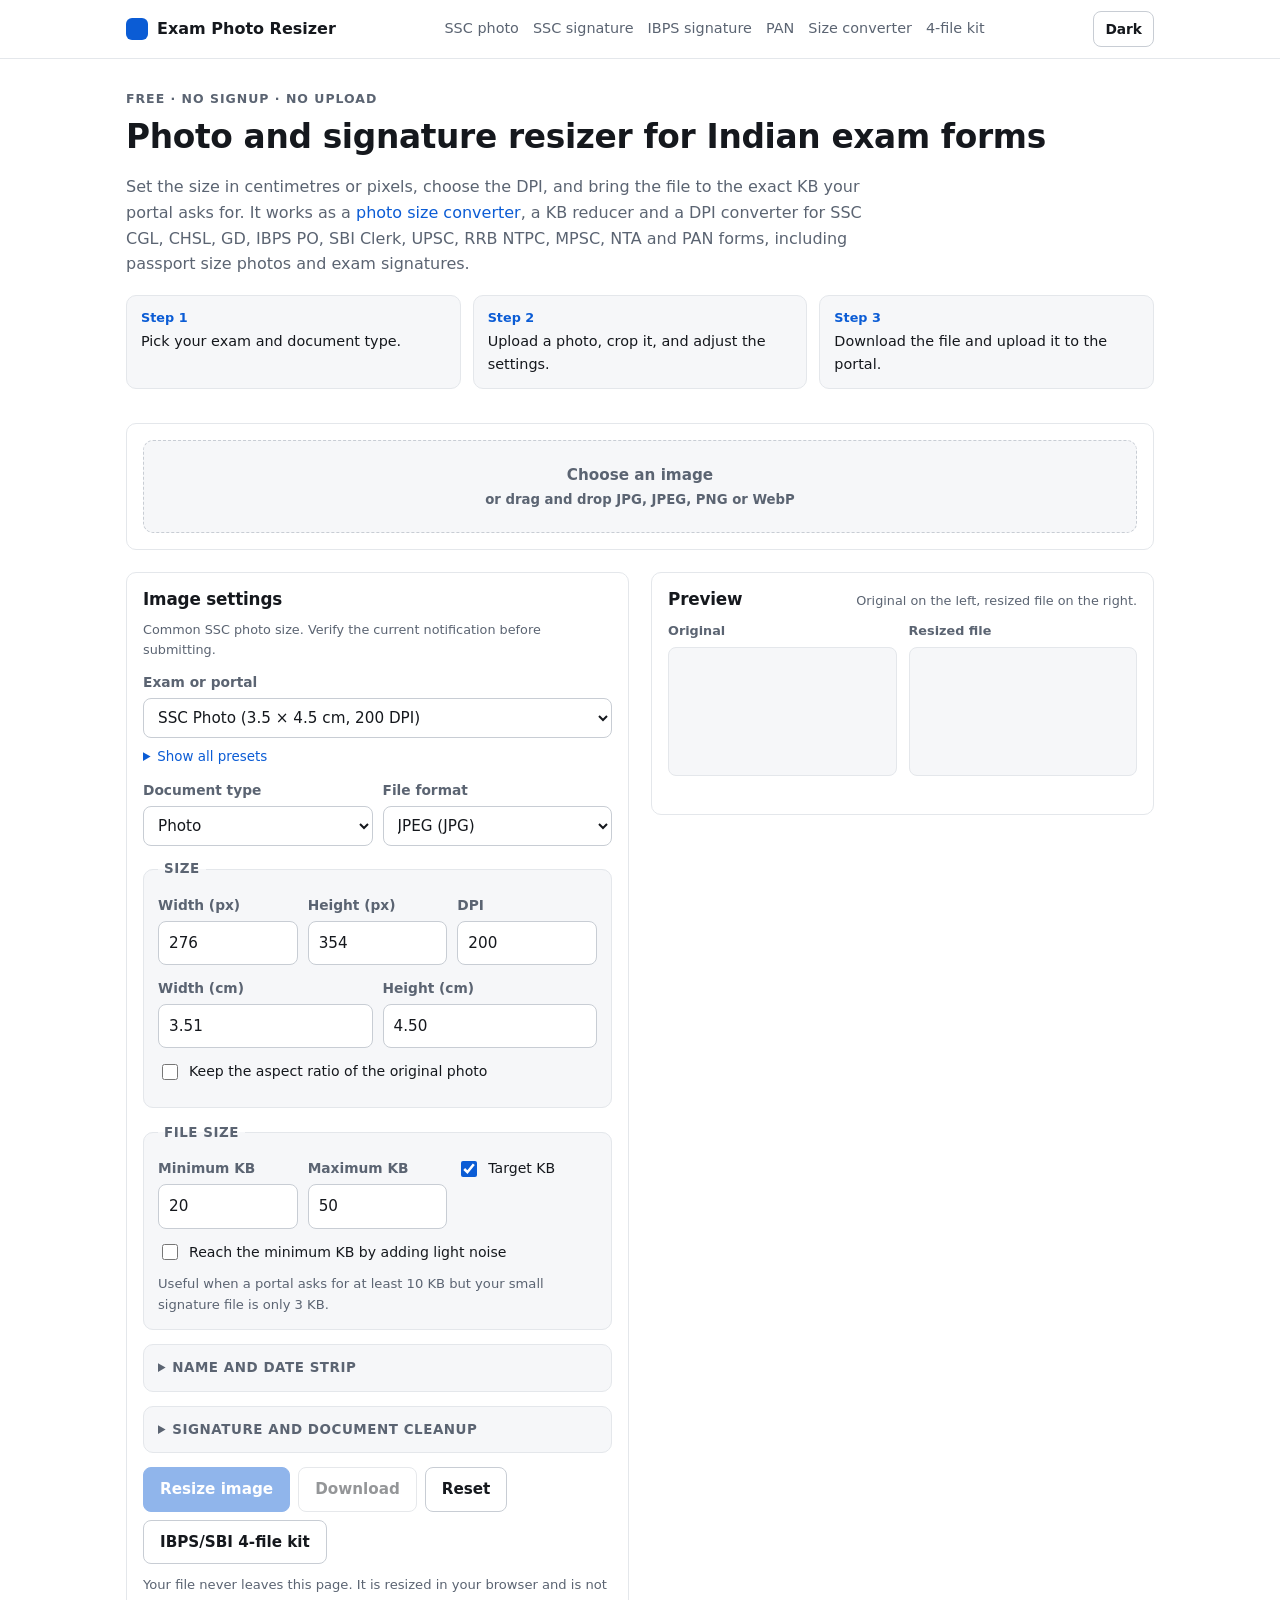
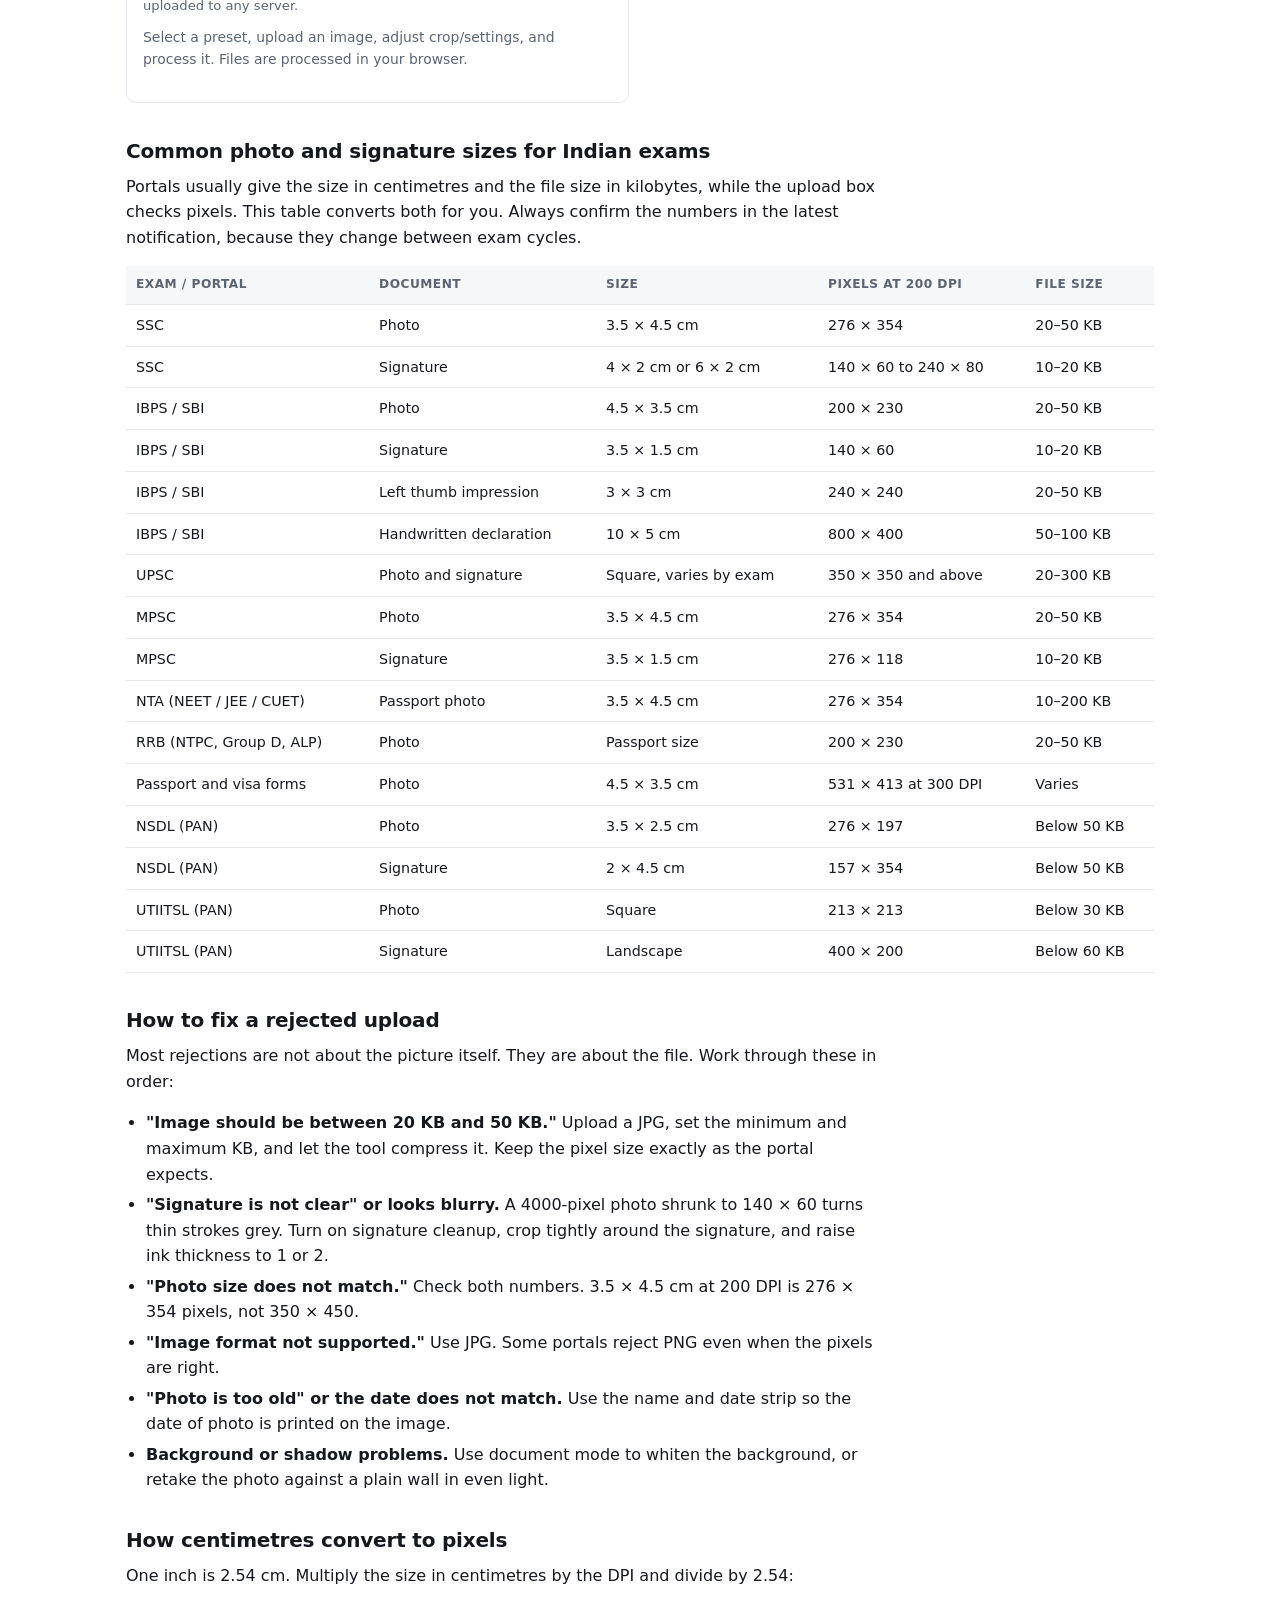
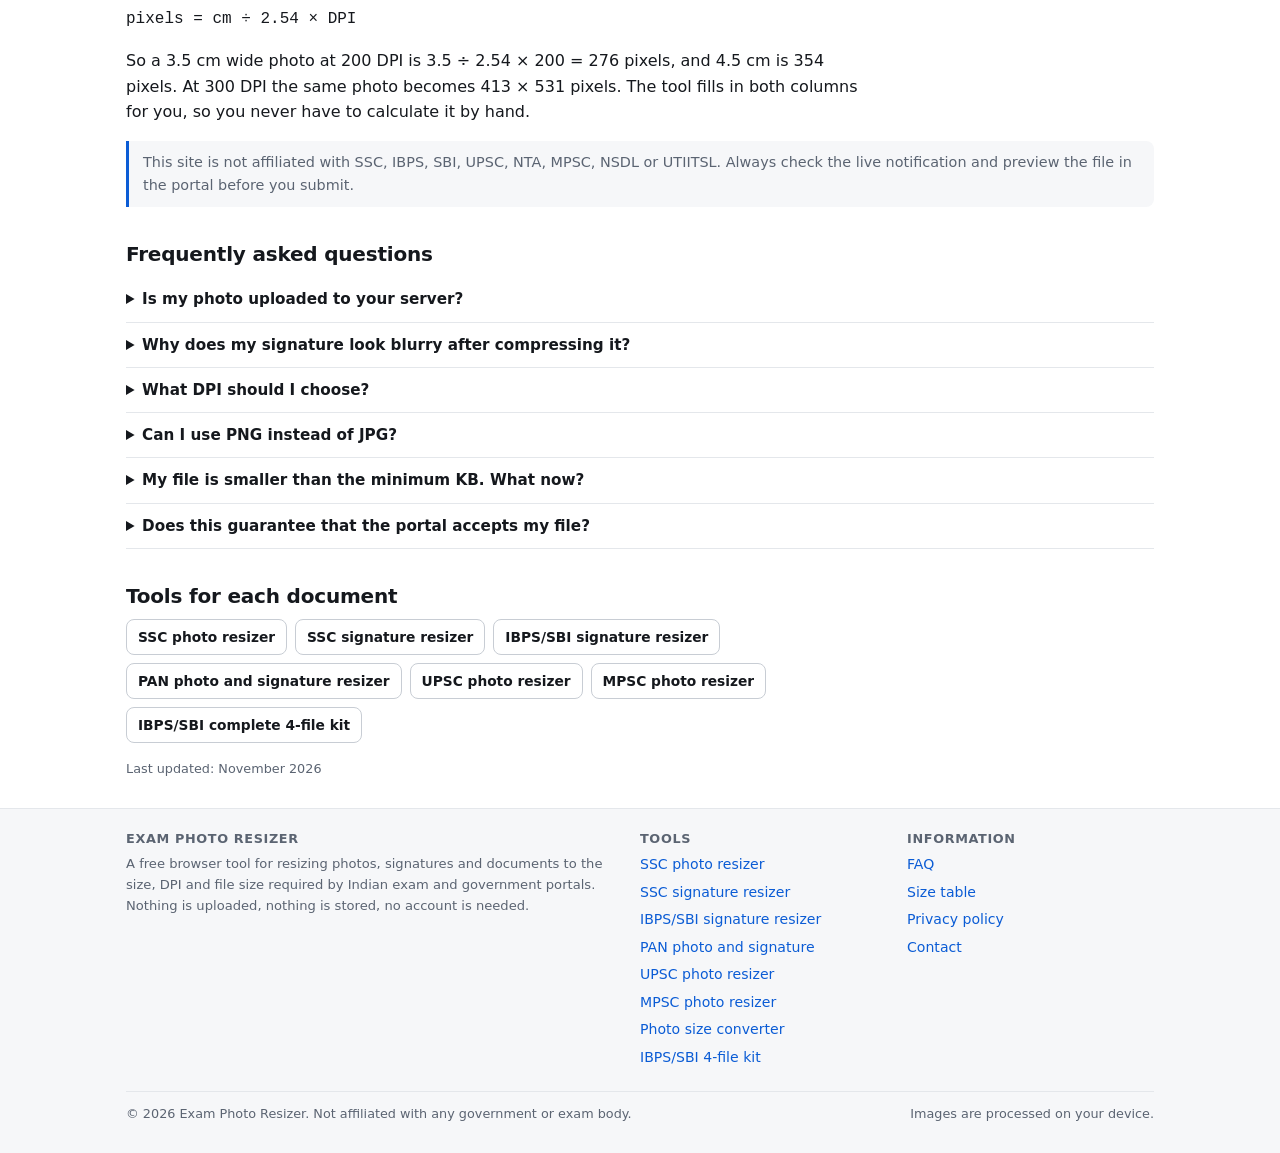
<file: index.html>
<!doctype html>
<html lang="en" data-theme="light">
<head>
<meta charset="UTF-8" />
<meta name="viewport" content="width=device-width, initial-scale=1" />
<title>Photo Size Converter for Indian Exam Forms — cm, Pixels, DPI and KB</title>
<meta name="description" content="Free JPEG (JPG) photo resizer and KB reducer for exam forms. Convert cm to pixels, set DPI and compress to the exact KB for SSC CGL, CHSL, GD, IBPS PO, SBI Clerk, UPSC, RRB NTPC, MPSC, NTA and PAN. Also makes passport size photos." />
<meta name="theme-color" content="#ffffff" />
<link rel="canonical" href="https://rushikeshk1998.github.io/exam-photo-resizer-india/" />
<meta property="og:type" content="website" />
<meta property="og:title" content="Photo Size Converter for Indian Exam Forms — cm, Pixels, DPI and KB" />
<meta property="og:description" content="Resize exam photos, signatures and documents to the exact pixels, DPI and KB your portal asks for. Free, no signup, runs in your browser." />
<meta property="og:url" content="https://rushikeshk1998.github.io/exam-photo-resizer-india/" />
<meta name="twitter:card" content="summary" />
<link rel="stylesheet" href="./styles.css?v=9" />
<script type="application/ld+json">
{
  "@context": "https://schema.org",
  "@type": "SoftwareApplication",
  "name": "Exam Photo and Signature Resizer",
  "applicationCategory": "MultimediaApplication",
  "operatingSystem": "Any",
  "url": "https://rushikeshk1998.github.io/exam-photo-resizer-india/",
  "description": "Browser-based tool to resize exam photos, signatures, thumb impressions and handwritten declarations to the size, DPI and file size required by Indian exam and government portals.",
  "offers": { "@type": "Offer", "price": "0", "priceCurrency": "INR" },
  "featureList": [
    "Resize in cm or pixels",
    "Set DPI metadata",
    "Target file size in KB",
    "Name and date strip",
    "Signature cleanup",
    "Crop to preset ratio",
    "Batch kit with ZIP download"
  ]
}
</script>
<script type="application/ld+json">
{
  "@context": "https://schema.org",
  "@type": "FAQPage",
  "mainEntity": [
    { "@type": "Question", "name": "Is my photo uploaded to a server?",
      "acceptedAnswer": { "@type": "Answer", "text": "No. The image is resized in your browser using the canvas API. The file never leaves your device unless you download it yourself." } },
    { "@type": "Question", "name": "Why is my signature blurry after resizing?",
      "acceptedAnswer": { "@type": "Answer", "text": "Thin pen strokes turn grey when a large photo is shrunk to a small size such as 140x60 pixels. Turn on signature cleanup so strokes are made darker and slightly thicker before the resize, and crop tightly around the signature." } },
    { "@type": "Question", "name": "How do I convert cm to pixels?",
      "acceptedAnswer": { "@type": "Answer", "text": "Pixels = cm divided by 2.54 multiplied by DPI. For example 3.5 cm at 200 DPI is 276 pixels and 4.5 cm at 200 DPI is 354 pixels." } },
    { "@type": "Question", "name": "The file is still above the maximum KB. What should I do?",
      "acceptedAnswer": { "@type": "Answer", "text": "The tool lowers JPG quality automatically and keeps the exact pixel size required. If it still cannot reach the limit, use a plainer background or reduce the dimensions, because portals check both size and KB." } },
    { "@type": "Question", "name": "My file is below the minimum KB. Can I fix it?",
      "acceptedAnswer": { "@type": "Answer", "text": "Small images such as a 140x60 pixel signature are rarely large enough to reach a 10 KB minimum. Enable the light noise option to lift the file size into the required range without changing how the image looks." } },
    { "@type": "Question", "name": "Will the portal accept the file?",
      "acceptedAnswer": { "@type": "Answer", "text": "This tool cannot guarantee acceptance. Always check the latest official notification for the exam and preview the uploaded file in the portal before submitting." } }
  ]
}
</script>
</head>
<body>
<a class="skip" href="#tool">Skip to the tool</a>

<header class="site-head">
  <div class="wrap head-in">
    <a class="brand" href="./"><span class="brand-dot" aria-hidden="true"></span>Exam Photo Resizer</a>
    <nav class="head-nav" aria-label="Main">
      <a href="./ssc-photo-resizer.html">SSC photo</a>
      <a href="./ssc-signature-resizer.html">SSC signature</a>
      <a href="./ibps-signature-resizer.html">IBPS signature</a>
      <a href="./pan-photo-signature-resizer.html">PAN</a>
      <a href="./photo-size-converter.html">Size converter</a>
      <a href="./ibps-sbi-kit.html">4-file kit</a>
    </nav>
    <div class="head-tools">
      <button id="themeToggle" class="btn btn-sm" type="button" aria-label="Switch between light and dark mode">Dark</button>
    </div>
  </div>
</header>

<main class="wrap">
  <section class="hero">
    <p class="eyebrow">Free · No signup · No upload</p>
    <h1>Photo and signature resizer for Indian exam forms</h1>
    <p>Set the size in centimetres or pixels, choose the DPI, and bring the file to the exact KB your portal asks for. It works as a <a href="./photo-size-converter.html">photo size converter</a>, a KB reducer and a DPI converter for SSC CGL, CHSL, GD, IBPS PO, SBI Clerk, UPSC, RRB NTPC, MPSC, NTA and PAN forms, including passport size photos and exam signatures.</p>
    <ol class="steps">
      <li><b>Step 1</b>Pick your exam and document type.</li>
      <li><b>Step 2</b>Upload a photo, crop it, and adjust the settings.</li>
      <li><b>Step 3</b>Download the file and upload it to the portal.</li>
    </ol>
  </section>

  <div class="ad" aria-label="Advertisement">
    <span>Advertisement</span>
    <div>Ad space — add your Google AdSense unit code here.</div>
  </div>

  <div id="tool" class="tool">

    <section class="card upload-card">
      <label class="drop" id="dropZone">
        <input id="fileInput" type="file" aria-label="Choose an image file" accept="image/*,.jpg,.jpeg,.jpe,.jfif,.png,.webp,.heic,.heif" />
        <b>Choose an image</b>
        <span>or drag and drop JPG, JPEG, PNG or WebP</span>
      </label>
    </section>
    <section class="card">
      <div class="card-head">
        <h2>Image settings</h2>
        <p class="note" id="presetNote">Choose a preset to fill in the size, DPI and file size limits.</p>
      </div>

      <div class="field">
        <label for="presetSelect">Exam or portal</label>
        <select id="presetSelect"></select>
        <details class="preset-more">
          <summary>Show all presets</summary>
          <div class="presets" id="presetChips" role="group" aria-label="Common presets"></div>
        </details>
      </div>

      <div class="grid2">
        <div class="field">
          <label for="docType">Document type</label>
          <select id="docType">
            <option value="photo">Photo</option>
            <option value="signature">Signature</option>
            <option value="thumb">Thumb impression</option>
            <option value="declaration">Handwritten declaration</option>
            <option value="document">Other document</option>
          </select>
        </div>
        <div class="field">
          <label for="format">File format</label>
          <select id="format">
            <option value="image/jpeg">JPEG (JPG)</option>
            <option value="image/png">PNG</option>
          </select>
        </div>
      </div>

      <fieldset>
        <legend>Size</legend>
        <div class="grid3">
          <div class="field"><label for="widthPx">Width (px)</label><input id="widthPx" type="number" min="1" inputmode="numeric" /></div>
          <div class="field"><label for="heightPx">Height (px)</label><input id="heightPx" type="number" min="1" inputmode="numeric" /></div>
          <div class="field"><label for="dpi">DPI</label><input id="dpi" type="number" min="72" inputmode="numeric" /></div>
        </div>
        <div class="grid2">
          <div class="field"><label for="widthCm">Width (cm)</label><input id="widthCm" type="number" min="0.01" step="0.01" inputmode="decimal" /></div>
          <div class="field"><label for="heightCm">Height (cm)</label><input id="heightCm" type="number" min="0.01" step="0.01" inputmode="decimal" /></div>
        </div>
        <label class="check" for="lockAspect"><input id="lockAspect" type="checkbox" /> Keep the aspect ratio of the original photo</label>
      </fieldset>

      <fieldset>
        <legend>File size</legend>
        <div class="grid3">
          <div class="field"><label for="minKb">Minimum KB</label><input id="minKb" type="number" min="1" inputmode="numeric" /></div>
          <div class="field"><label for="maxKb">Maximum KB</label><input id="maxKb" type="number" min="1" inputmode="numeric" /></div>
          <div class="field"><label class="check" for="autoCompress"><input id="autoCompress" type="checkbox" checked /> Target KB</label></div>
        </div>
        <label class="check" for="padToMin"><input id="padToMin" type="checkbox" /> Reach the minimum KB by adding light noise</label>
        <p class="help">Useful when a portal asks for at least 10 KB but your small signature file is only 3 KB.</p>
      </fieldset>

      <details class="fieldset" id="slateBlock"><summary>Name and date strip</summary>
        <label class="check" for="slateOn"><input id="slateOn" type="checkbox" /> Print name and date on the image</label>
        <div class="grid2">
          <div class="field"><label for="slateName">Candidate name</label><input id="slateName" type="text" autocomplete="name" placeholder="Name as in the form" /></div>
          <div class="field"><label for="slateDate">Date of photo</label><input id="slateDate" type="date" /></div>
        </div>
        <div class="field"><label for="slateText">Custom strip text</label><input id="slateText" type="text" placeholder="Leave blank to use name and date" /></div>
      </details>

      <details class="fieldset" id="cleanupBlock"><summary>Signature and document cleanup</summary>
        <label class="check" for="enhanceOn"><input id="enhanceOn" type="checkbox" /> Enable cleanup</label>
        <div class="grid2">
          <div class="field">
            <label for="enhanceMode">Mode</label>
            <select id="enhanceMode">
              <option value="signature">Signature — darker and thicker strokes</option>
              <option value="scan">Document — whiter background</option>
              <option value="off">Off</option>
            </select>
          </div>
          <div class="field"><label for="threshold">Threshold <span id="thresholdVal">160</span></label><input id="threshold" type="range" min="80" max="220" value="160" /></div>
        </div>
        <div class="grid2">
          <div class="field"><label for="thickness">Ink thickness <span id="thicknessVal">1</span></label><input id="thickness" type="range" min="0" max="2" value="1" /></div>
          <div class="field"><label for="contrast">Contrast <span id="contrastVal">115%</span></label><input id="contrast" type="range" min="80" max="160" value="115" /></div>
        </div>
      </details>

      <div class="actions">
        <button id="processBtn" class="btn btn-primary" type="button" disabled>Resize image</button>
        <button id="downloadBtn" class="btn" type="button" disabled>Download</button>
        <button id="resetBtn" class="btn" type="button">Reset</button>
        <a id="kitLink" class="btn" href="./ibps-sbi-kit.html">IBPS/SBI 4-file kit</a>
      </div>
      <p class="privacy-note">Your file never leaves this page. It is resized in your browser and is not uploaded to any server.</p>
      <p id="status" class="status" role="status" aria-live="polite"></p>
    </section>

    <section class="card">
      <div class="card-head">
        <h2>Preview</h2>
        <p class="note">Original on the left, resized file on the right.</p>
      </div>


      <div class="crop" id="cropPanel" hidden>
        <h3>Crop</h3>
        <p class="help">Drag the image to move it. Use zoom to match the output ratio.</p>
        <canvas id="cropCanvas" class="crop-canvas"></canvas>
        <div class="crop-row">
          <div class="field"><label for="cropZoom">Zoom <span id="cropZoomVal">100%</span></label><input id="cropZoom" type="range" min="100" max="300" value="100" /></div>
          <div class="actions" style="margin:0;">
            <button id="cropCenterBtn" class="btn btn-sm" type="button">Centre</button>
            <button id="cropFitBtn" class="btn btn-sm" type="button">Reset</button>
          </div>
        </div>
      </div>

      <div class="compare">
        <figure>
          <figcaption>Original</figcaption>
          <canvas id="originalCanvas"></canvas>
          <div id="originalMeta" class="meta"></div>
        </figure>
        <figure>
          <figcaption>Resized file</figcaption>
          <canvas id="outputCanvas"></canvas>
          <div id="outputMeta" class="meta"></div>
        </figure>
      </div>
    </section>
  </div>

  <section class="content">
    <h2 id="sizes">Common photo and signature sizes for Indian exams</h2>
    <p>Portals usually give the size in centimetres and the file size in kilobytes, while the upload box checks pixels. This table converts both for you. Always confirm the numbers in the latest notification, because they change between exam cycles.</p>
    <div class="table-wrap">
      <table>
        <thead>
          <tr><th>Exam / portal</th><th>Document</th><th>Size</th><th>Pixels at 200 DPI</th><th>File size</th></tr>
        </thead>
        <tbody>
          <tr><td>SSC</td><td>Photo</td><td>3.5 × 4.5 cm</td><td>276 × 354</td><td>20–50 KB</td></tr>
          <tr><td>SSC</td><td>Signature</td><td>4 × 2 cm or 6 × 2 cm</td><td>140 × 60 to 240 × 80</td><td>10–20 KB</td></tr>
          <tr><td>IBPS / SBI</td><td>Photo</td><td>4.5 × 3.5 cm</td><td>200 × 230</td><td>20–50 KB</td></tr>
          <tr><td>IBPS / SBI</td><td>Signature</td><td>3.5 × 1.5 cm</td><td>140 × 60</td><td>10–20 KB</td></tr>
          <tr><td>IBPS / SBI</td><td>Left thumb impression</td><td>3 × 3 cm</td><td>240 × 240</td><td>20–50 KB</td></tr>
          <tr><td>IBPS / SBI</td><td>Handwritten declaration</td><td>10 × 5 cm</td><td>800 × 400</td><td>50–100 KB</td></tr>
          <tr><td>UPSC</td><td>Photo and signature</td><td>Square, varies by exam</td><td>350 × 350 and above</td><td>20–300 KB</td></tr>
          <tr><td>MPSC</td><td>Photo</td><td>3.5 × 4.5 cm</td><td>276 × 354</td><td>20–50 KB</td></tr>
          <tr><td>MPSC</td><td>Signature</td><td>3.5 × 1.5 cm</td><td>276 × 118</td><td>10–20 KB</td></tr>
          <tr><td>NTA (NEET / JEE / CUET)</td><td>Passport photo</td><td>3.5 × 4.5 cm</td><td>276 × 354</td><td>10–200 KB</td></tr>
          <tr><td>RRB (NTPC, Group D, ALP)</td><td>Photo</td><td>Passport size</td><td>200 × 230</td><td>20–50 KB</td></tr>
          <tr><td>Passport and visa forms</td><td>Photo</td><td>4.5 × 3.5 cm</td><td>531 × 413 at 300 DPI</td><td>Varies</td></tr>
          <tr><td>NSDL (PAN)</td><td>Photo</td><td>3.5 × 2.5 cm</td><td>276 × 197</td><td>Below 50 KB</td></tr>
          <tr><td>NSDL (PAN)</td><td>Signature</td><td>2 × 4.5 cm</td><td>157 × 354</td><td>Below 50 KB</td></tr>
          <tr><td>UTIITSL (PAN)</td><td>Photo</td><td>Square</td><td>213 × 213</td><td>Below 30 KB</td></tr>
          <tr><td>UTIITSL (PAN)</td><td>Signature</td><td>Landscape</td><td>400 × 200</td><td>Below 60 KB</td></tr>
        </tbody>
      </table>
    </div>

    <h2>How to fix a rejected upload</h2>
    <p>Most rejections are not about the picture itself. They are about the file. Work through these in order:</p>
    <ul>
      <li><strong>"Image should be between 20 KB and 50 KB."</strong> Upload a JPG, set the minimum and maximum KB, and let the tool compress it. Keep the pixel size exactly as the portal expects.</li>
      <li><strong>"Signature is not clear" or looks blurry.</strong> A 4000-pixel photo shrunk to 140 × 60 turns thin strokes grey. Turn on signature cleanup, crop tightly around the signature, and raise ink thickness to 1 or 2.</li>
      <li><strong>"Photo size does not match."</strong> Check both numbers. 3.5 × 4.5 cm at 200 DPI is 276 × 354 pixels, not 350 × 450.</li>
      <li><strong>"Image format not supported."</strong> Use JPG. Some portals reject PNG even when the pixels are right.</li>
      <li><strong>"Photo is too old" or the date does not match.</strong> Use the name and date strip so the date of photo is printed on the image.</li>
      <li><strong>Background or shadow problems.</strong> Use document mode to whiten the background, or retake the photo against a plain wall in even light.</li>
    </ul>

    <h2>How centimetres convert to pixels</h2>
    <p>One inch is 2.54 cm. Multiply the size in centimetres by the DPI and divide by 2.54:</p>
    <p><code>pixels = cm ÷ 2.54 × DPI</code></p>
    <p>So a 3.5 cm wide photo at 200 DPI is 3.5 ÷ 2.54 × 200 = 276 pixels, and 4.5 cm is 354 pixels. At 300 DPI the same photo becomes 413 × 531 pixels. The tool fills in both columns for you, so you never have to calculate it by hand.</p>

    <div class="note-box">
      This site is not affiliated with SSC, IBPS, SBI, UPSC, NTA, MPSC, NSDL or UTIITSL. Always check the live notification and preview the file in the portal before you submit.
    </div>

    <h2 id="faq">Frequently asked questions</h2>
    <div class="faq">
      <details>
        <summary>Is my photo uploaded to your server?</summary>
        <p>No. The image is resized in your browser with the canvas API. Nothing is sent anywhere unless you download the file.</p>
      </details>
      <details>
        <summary>Why does my signature look blurry after compressing it?</summary>
        <p>Thin pen strokes fade when a large photo is shrunk to a small size like 140 × 60 pixels. Turn on signature cleanup. It darkens the strokes and makes them slightly thicker before the resize, which keeps the signature readable.</p>
      </details>
      <details>
        <summary>What DPI should I choose?</summary>
        <p>Use the DPI written in the notification. 200 DPI is the usual value for exam photos and signatures. If the portal only gives you centimetres, choose 200 DPI and use the pixel values shown next to it.</p>
      </details>
      <details>
        <summary>Can I use PNG instead of JPG?</summary>
        <p>You can, but JPEG gives you much better control over file size. Most exam portals accept JPG or JPEG only, and those two are the same format, so JPEG is the safer choice.</p>
      </details>
      <details>
        <summary>My file is smaller than the minimum KB. What now?</summary>
        <p>Small images rarely reach a minimum size. For example, a clean 140 × 60 pixel signature is often only 3 to 5 KB. Turn on "reach the minimum KB" and the tool adds very light noise until the file is large enough without visibly changing the picture.</p>
      </details>
      <details>
        <summary>Does this guarantee that the portal accepts my file?</summary>
        <p>No. Portals also check the background, the date, the face position, the ink colour and whether the file was taken recently. This tool only handles the size, DPI and file size. Always preview the upload in the portal.</p>
      </details>
    </div>
  </section>

  <div class="ad" aria-label="Advertisement">
    <span>Advertisement</span>
    <div>In-content ad space — add your Google AdSense unit code here.</div>
  </div>

  <section class="content">
    <h2>Tools for each document</h2>
    <ul class="linklist">
      <li><a class="btn btn-sm" href="./ssc-photo-resizer.html">SSC photo resizer</a></li>
      <li><a class="btn btn-sm" href="./ssc-signature-resizer.html">SSC signature resizer</a></li>
      <li><a class="btn btn-sm" href="./ibps-signature-resizer.html">IBPS/SBI signature resizer</a></li>
      <li><a class="btn btn-sm" href="./pan-photo-signature-resizer.html">PAN photo and signature resizer</a></li>
      <li><a class="btn btn-sm" href="./upsc-photo-resizer.html">UPSC photo resizer</a></li>
      <li><a class="btn btn-sm" href="./mpsc-photo-resizer.html">MPSC photo resizer</a></li>
      <li><a class="btn btn-sm" href="./ibps-sbi-kit.html">IBPS/SBI complete 4-file kit</a></li>
    </ul>
    <p class="updated">Last updated: November 2026</p>
  </section>
</main>

<footer class="site-foot">
  <div class="wrap">
    <div class="foot-grid">
      <div>
        <h3>Exam Photo Resizer</h3>
        <p class="foot-note">A free browser tool for resizing photos, signatures and documents to the size, DPI and file size required by Indian exam and government portals. Nothing is uploaded, nothing is stored, no account is needed.</p>
      </div>
      <div>
        <h3>Tools</h3>
        <ul>
          <li><a href="./ssc-photo-resizer.html">SSC photo resizer</a></li>
          <li><a href="./ssc-signature-resizer.html">SSC signature resizer</a></li>
          <li><a href="./ibps-signature-resizer.html">IBPS/SBI signature resizer</a></li>
          <li><a href="./pan-photo-signature-resizer.html">PAN photo and signature</a></li>
          <li><a href="./upsc-photo-resizer.html">UPSC photo resizer</a></li>
          <li><a href="./mpsc-photo-resizer.html">MPSC photo resizer</a></li>
          <li><a href="./photo-size-converter.html">Photo size converter</a></li>
          <li><a href="./ibps-sbi-kit.html">IBPS/SBI 4-file kit</a></li>
        </ul>
      </div>
      <div>
        <h3>Information</h3>
        <ul>
          <li><a href="./#faq">FAQ</a></li>
          <li><a href="./#sizes">Size table</a></li>
          <li><a href="./privacy.html">Privacy policy</a></li>
          <li><a href="./contact.html">Contact</a></li>
        </ul>
      </div>
    </div>
    <div class="foot-bottom">
      <span>© 2026 Exam Photo Resizer. Not affiliated with any government or exam body.</span>
      <span>Images are processed on your device.</span>
    </div>
  </div>
</footer>

<script src="./zip-store.js?v=9"></script>
<script src="./app.js?v=9"></script>
</body>
</html>
</file>
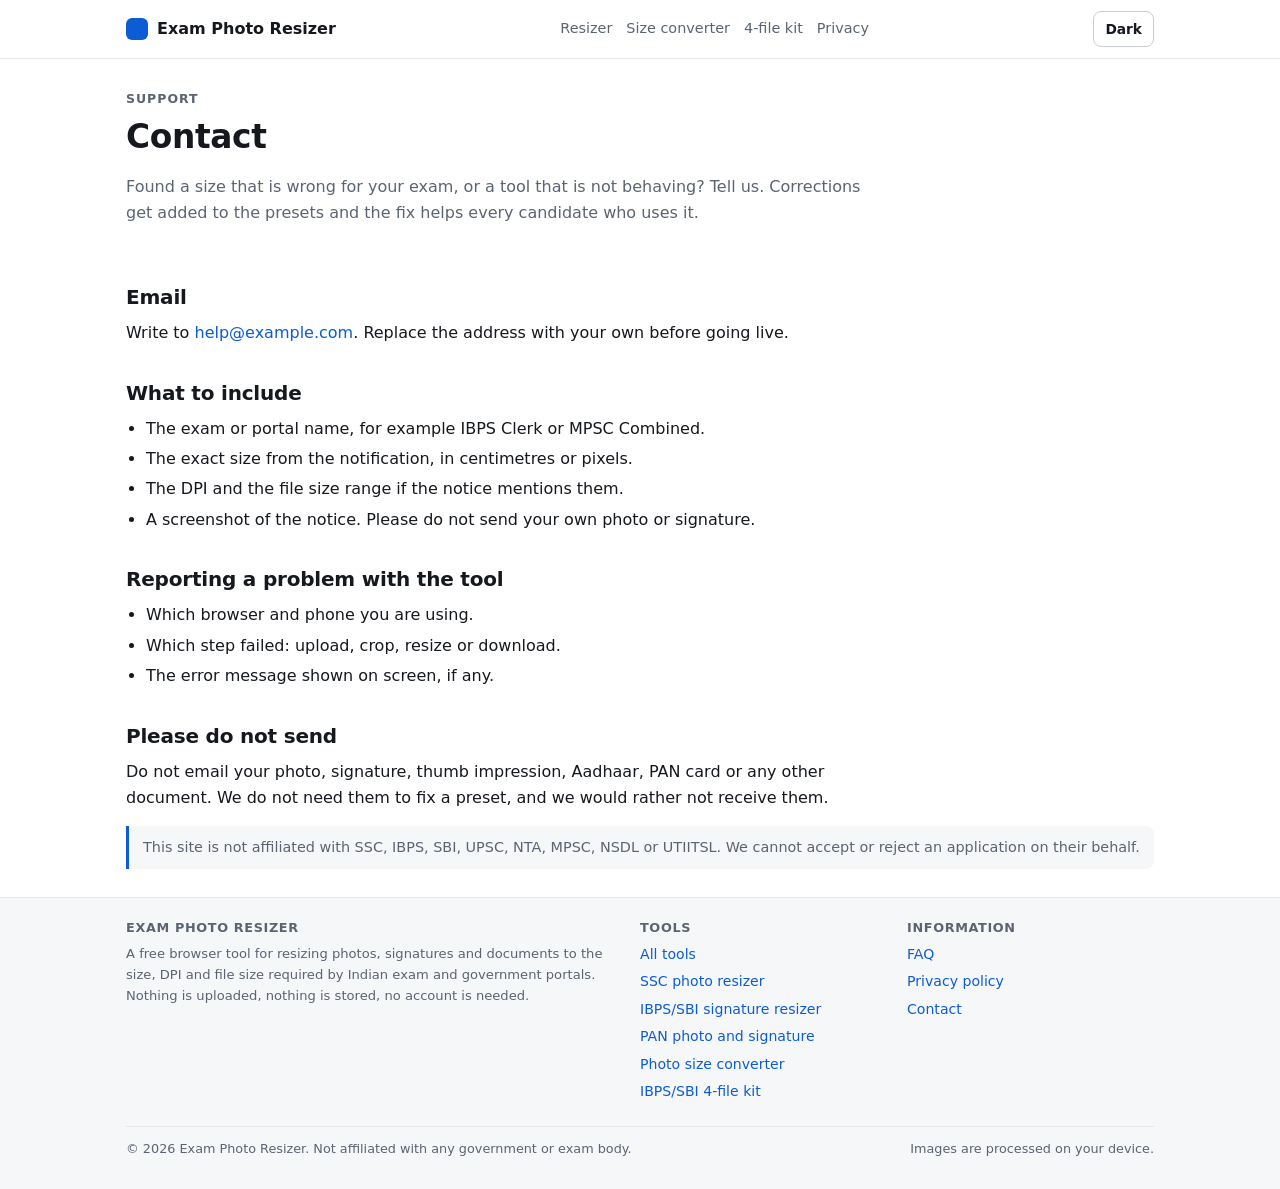
<file: contact.html>
<!doctype html>
<html lang="en" data-theme="light">
<head>
<meta charset="UTF-8" />
<meta name="viewport" content="width=device-width, initial-scale=1" />
<title>Contact — Exam Photo Resizer</title>
<meta name="description" content="Contact Exam Photo Resizer. Report a wrong size preset, request a new exam preset, or report a problem with a tool." />
<meta name="robots" content="index, follow" />
<meta name="theme-color" content="#ffffff" />
<link rel="canonical" href="https://rushikeshk1998.github.io/exam-photo-resizer-india/contact.html" />
<link rel="stylesheet" href="./styles.css?v=9" />
</head>
<body>
<header class="site-head">
  <div class="wrap head-in">
    <a class="brand" href="./"><span class="brand-dot" aria-hidden="true"></span>Exam Photo Resizer</a>
    <nav class="head-nav" aria-label="Main">
      <a href="./">Resizer</a>
      <a href="./photo-size-converter.html">Size converter</a>
      <a href="./ibps-sbi-kit.html">4-file kit</a>
      <a href="./privacy.html">Privacy</a>
    </nav>
    <div class="head-tools">
      <button id="themeToggle" class="btn btn-sm" type="button" aria-label="Switch between light and dark mode">Dark</button>
    </div>
  </div>
</header>

<main class="wrap">
  <section class="hero">
    <p class="eyebrow">Support</p>
    <h1>Contact</h1>
    <p>Found a size that is wrong for your exam, or a tool that is not behaving? Tell us. Corrections get added to the presets and the fix helps every candidate who uses it.</p>
  </section>

  <section class="content">
    <h2>Email</h2>
    <p>Write to <a href="mailto:help@example.com">help@example.com</a>. Replace the address with your own before going live.</p>

    <h2>What to include</h2>
    <ul>
      <li>The exam or portal name, for example IBPS Clerk or MPSC Combined.</li>
      <li>The exact size from the notification, in centimetres or pixels.</li>
      <li>The DPI and the file size range if the notice mentions them.</li>
      <li>A screenshot of the notice. Please do not send your own photo or signature.</li>
    </ul>

    <h2>Reporting a problem with the tool</h2>
    <ul>
      <li>Which browser and phone you are using.</li>
      <li>Which step failed: upload, crop, resize or download.</li>
      <li>The error message shown on screen, if any.</li>
    </ul>

    <h2>Please do not send</h2>
    <p>Do not email your photo, signature, thumb impression, Aadhaar, PAN card or any other document. We do not need them to fix a preset, and we would rather not receive them.</p>

    <div class="note-box">This site is not affiliated with SSC, IBPS, SBI, UPSC, NTA, MPSC, NSDL or UTIITSL. We cannot accept or reject an application on their behalf.</div>
  </section>
</main>

<footer class="site-foot">
  <div class="wrap">
    <div class="foot-grid">
      <div>
        <h3>Exam Photo Resizer</h3>
        <p class="foot-note">A free browser tool for resizing photos, signatures and documents to the size, DPI and file size required by Indian exam and government portals. Nothing is uploaded, nothing is stored, no account is needed.</p>
      </div>
      <div>
        <h3>Tools</h3>
        <ul>
          <li><a href="./">All tools</a></li>
          <li><a href="./ssc-photo-resizer.html">SSC photo resizer</a></li>
          <li><a href="./ibps-signature-resizer.html">IBPS/SBI signature resizer</a></li>
          <li><a href="./pan-photo-signature-resizer.html">PAN photo and signature</a></li>
          <li><a href="./photo-size-converter.html">Photo size converter</a></li>
          <li><a href="./ibps-sbi-kit.html">IBPS/SBI 4-file kit</a></li>
        </ul>
      </div>
      <div>
        <h3>Information</h3>
        <ul>
          <li><a href="./#faq">FAQ</a></li>
          <li><a href="./privacy.html">Privacy policy</a></li>
          <li><a href="./contact.html">Contact</a></li>
        </ul>
      </div>
    </div>
    <div class="foot-bottom">
      <span>&copy; 2026 Exam Photo Resizer. Not affiliated with any government or exam body.</span>
      <span>Images are processed on your device.</span>
    </div>
  </div>
</footer>

<script src="./app.js?v=9"></script>
</body>
</html>
</file>
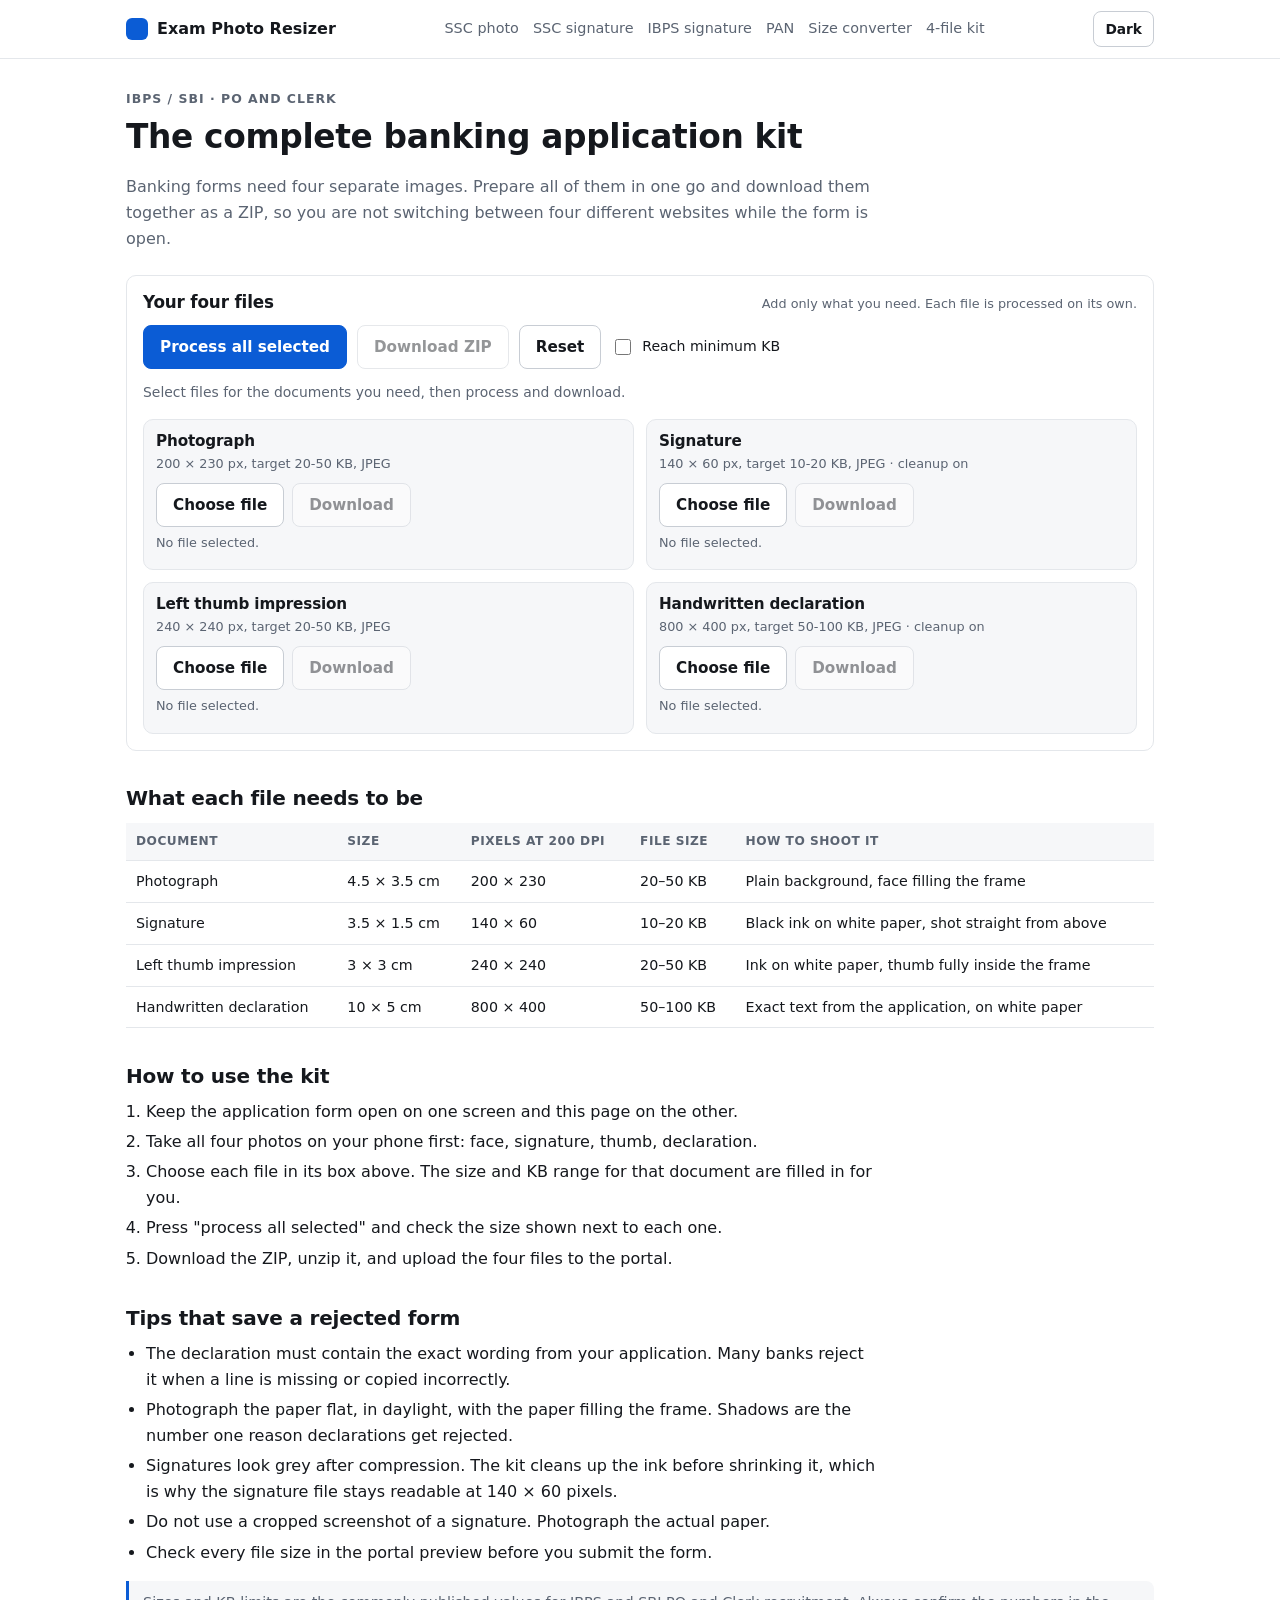
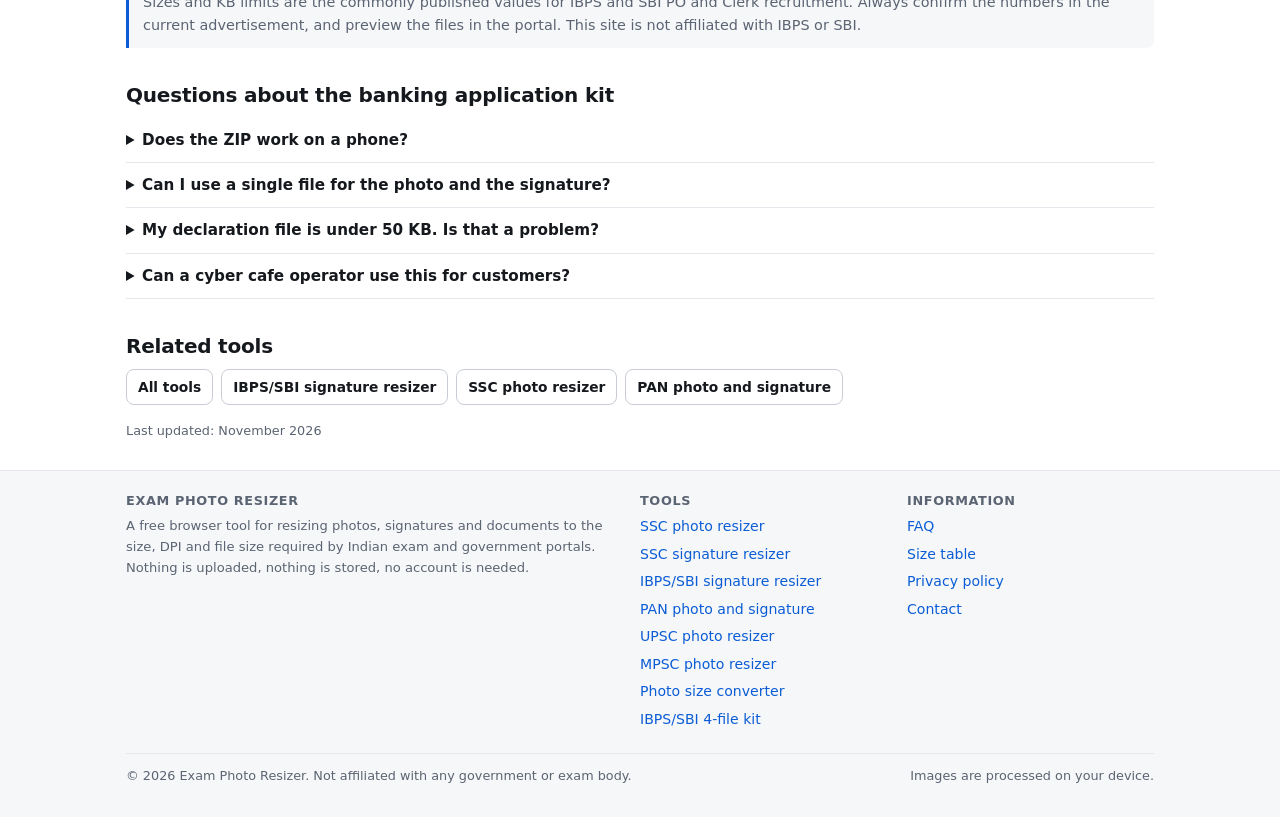
<file: ibps-sbi-kit.html>
<!doctype html>
<html lang="en" data-theme="light">
<head>
<meta charset="UTF-8" />
<meta name="viewport" content="width=device-width, initial-scale=1" />
<title>IBPS SBI Complete Application Kit — Photo, Signature, Thumb and Declaration ZIP</title>
<meta name="description" content="Prepare all four IBPS and SBI PO and Clerk uploads in one place: photograph, signature, left thumb impression and handwritten declaration. Resized to the correct pixels and KB, then downloaded as one ZIP. Free browser tool." />
<meta name="theme-color" content="#ffffff" />
<link rel="canonical" href="https://rushikeshk1998.github.io/exam-photo-resizer-india/ibps-sbi-kit.html" />
<meta property="og:type" content="content" />
<meta property="og:title" content="IBPS SBI Complete Application Kit" />
<meta property="og:description" content="Photo, signature, thumb impression and handwritten declaration resized and downloaded as a single ZIP." />
<meta property="og:url" content="https://rushikeshk1998.github.io/exam-photo-resizer-india/ibps-sbi-kit.html" />
<link rel="stylesheet" href="./styles.css?v=9" />
<script type="application/ld+json">
{
  "@context": "https://schema.org",
  "@type": "HowTo",
  "name": "Prepare IBPS and SBI application images",
  "totalTime": "PT3M",
  "step": [
    { "@type": "HowToStep", "name": "Choose your files", "text": "Pick the photograph, signature, thumb impression and handwritten declaration." },
    { "@type": "HowToStep", "name": "Process", "text": "Each file is resized to the required pixels, DPI and KB range." },
    { "@type": "HowToStep", "name": "Download the ZIP", "text": "Download all four files as one ZIP archive." }
  ]
}
</script>
</head>
<body>
<a class="skip" href="#kit">Skip to the kit</a>

<header class="site-head">
  <div class="wrap head-in">
    <a class="brand" href="./"><span class="brand-dot" aria-hidden="true"></span>Exam Photo Resizer</a>
    <nav class="head-nav" aria-label="Main">
      <a href="./ssc-photo-resizer.html">SSC photo</a>
      <a href="./ssc-signature-resizer.html">SSC signature</a>
      <a href="./ibps-signature-resizer.html">IBPS signature</a>
      <a href="./pan-photo-signature-resizer.html">PAN</a>
      <a href="./photo-size-converter.html">Size converter</a>
      <a href="./ibps-sbi-kit.html">4-file kit</a>
    </nav>
    <div class="head-tools">
      <button id="themeToggle" class="btn btn-sm" type="button" aria-label="Switch between light and dark mode">Dark</button>
    </div>
  </div>
</header>

<main class="wrap">
  <section class="hero">
    <p class="eyebrow">IBPS / SBI &middot; PO and Clerk</p>
    <h1>The complete banking application kit</h1>
    <p>Banking forms need four separate images. Prepare all of them in one go and download them together as a ZIP, so you are not switching between four different websites while the form is open.</p>
  </section>

  <div class="ad" aria-label="Advertisement">
    <span>Advertisement</span>
    <div>Ad space &mdash; add your Google AdSense unit code here.</div>
  </div>

  <section id="kit" class="card">
    <div class="card-head">
      <h2>Your four files</h2>
      <p class="note">Add only what you need. Each file is processed on its own.</p>
    </div>

    <div class="toolbar">
      <button id="processAllBtn" class="btn btn-primary" type="button">Process all selected</button>
      <button id="downloadZipBtn" class="btn" type="button" disabled>Download ZIP</button>
      <button id="resetKitBtn" class="btn" type="button">Reset</button>
      <label class="check" for="padToMin" style="margin:0;"><input id="padToMin" type="checkbox" /> Reach minimum KB</label>
    </div>

    <p id="kitStatus" class="status" role="status" aria-live="polite"></p>
    <div class="kit-grid" id="kitGrid"></div>
  </section>

  <section class="content">
    <h2>What each file needs to be</h2>
    <div class="table-wrap">
      <table>
        <thead><tr><th>Document</th><th>Size</th><th>Pixels at 200 DPI</th><th>File size</th><th>How to shoot it</th></tr></thead>
        <tbody>
          <tr><td>Photograph</td><td>4.5 × 3.5 cm</td><td>200 × 230</td><td>20–50 KB</td><td>Plain background, face filling the frame</td></tr>
          <tr><td>Signature</td><td>3.5 × 1.5 cm</td><td>140 × 60</td><td>10–20 KB</td><td>Black ink on white paper, shot straight from above</td></tr>
          <tr><td>Left thumb impression</td><td>3 × 3 cm</td><td>240 × 240</td><td>20–50 KB</td><td>Ink on white paper, thumb fully inside the frame</td></tr>
          <tr><td>Handwritten declaration</td><td>10 × 5 cm</td><td>800 × 400</td><td>50–100 KB</td><td>Exact text from the application, on white paper</td></tr>
        </tbody>
      </table>
    </div>

    <h2>How to use the kit</h2>
    <ol>
      <li>Keep the application form open on one screen and this page on the other.</li>
      <li>Take all four photos on your phone first: face, signature, thumb, declaration.</li>
      <li>Choose each file in its box above. The size and KB range for that document are filled in for you.</li>
      <li>Press "process all selected" and check the size shown next to each one.</li>
      <li>Download the ZIP, unzip it, and upload the four files to the portal.</li>
    </ol>

    <h2>Tips that save a rejected form</h2>
    <ul>
      <li>The declaration must contain the exact wording from your application. Many banks reject it when a line is missing or copied incorrectly.</li>
      <li>Photograph the paper flat, in daylight, with the paper filling the frame. Shadows are the number one reason declarations get rejected.</li>
      <li>Signatures look grey after compression. The kit cleans up the ink before shrinking it, which is why the signature file stays readable at 140 × 60 pixels.</li>
      <li>Do not use a cropped screenshot of a signature. Photograph the actual paper.</li>
      <li>Check every file size in the portal preview before you submit the form.</li>
    </ul>

    <div class="note-box">Sizes and KB limits are the commonly published values for IBPS and SBI PO and Clerk recruitment. Always confirm the numbers in the current advertisement, and preview the files in the portal. This site is not affiliated with IBPS or SBI.</div>

    <h2 id="faq">Questions about the banking application kit</h2>
    <div class="faq">
      <details><summary>Does the ZIP work on a phone?</summary><p>Yes. The ZIP is built inside your browser, so it works the same way on Android, iOS, Windows and Mac. On a phone you may need to unzip it with the Files app before uploading.</p></details>
      <details><summary>Can I use a single file for the photo and the signature?</summary><p>No. The portal checks each upload separately, and the four documents have four different sizes. Prepare each one.</p></details>
      <details><summary>My declaration file is under 50 KB. Is that a problem?</summary><p>It can be. If the notice states a minimum of 50 KB, turn on "reach minimum KB" and the file is padded with very light noise until it reaches the limit.</p></details>
      <details><summary>Can a cyber cafe operator use this for customers?</summary><p>Yes. Everything runs in the browser with no signup, so it works on a shared computer. Use the reset button between customers.</p></details>
    </div>

    <h2>Related tools</h2>
    <ul class="linklist">
      <li><a class="btn btn-sm" href="./">All tools</a></li>
      <li><a class="btn btn-sm" href="./ibps-signature-resizer.html">IBPS/SBI signature resizer</a></li>
      <li><a class="btn btn-sm" href="./ssc-photo-resizer.html">SSC photo resizer</a></li>
      <li><a class="btn btn-sm" href="./pan-photo-signature-resizer.html">PAN photo and signature</a></li>
    </ul>
    <p class="updated">Last updated: November 2026</p>
  </section>

  <div class="ad" aria-label="Advertisement">
    <span>Advertisement</span>
    <div>In-content ad space &mdash; add your Google AdSense unit code here.</div>
  </div>
</main>

<footer class="site-foot">
  <div class="wrap">
    <div class="foot-grid">
      <div>
        <h3>Exam Photo Resizer</h3>
        <p class="foot-note">A free browser tool for resizing photos, signatures and documents to the size, DPI and file size required by Indian exam and government portals. Nothing is uploaded, nothing is stored, no account is needed.</p>
      </div>
      <div>
        <h3>Tools</h3>
        <ul>
          <li><a href="./ssc-photo-resizer.html">SSC photo resizer</a></li>
          <li><a href="./ssc-signature-resizer.html">SSC signature resizer</a></li>
          <li><a href="./ibps-signature-resizer.html">IBPS/SBI signature resizer</a></li>
          <li><a href="./pan-photo-signature-resizer.html">PAN photo and signature</a></li>
          <li><a href="./upsc-photo-resizer.html">UPSC photo resizer</a></li>
          <li><a href="./mpsc-photo-resizer.html">MPSC photo resizer</a></li>
          <li><a href="./photo-size-converter.html">Photo size converter</a></li>
          <li><a href="./ibps-sbi-kit.html">IBPS/SBI 4-file kit</a></li>
        </ul>
      </div>
      <div>
        <h3>Information</h3>
        <ul>
          <li><a href="./#faq">FAQ</a></li>
          <li><a href="./#sizes">Size table</a></li>
          <li><a href="./privacy.html">Privacy policy</a></li>
          <li><a href="./contact.html">Contact</a></li>
        </ul>
      </div>
    </div>
    <div class="foot-bottom">
      <span>&copy; 2026 Exam Photo Resizer. Not affiliated with any government or exam body.</span>
      <span>Images are processed on your device.</span>
    </div>
  </div>
</footer>

<script src="./zip-store.js?v=9"></script>
<script src="./app.js?v=9"></script>
<script src="./kit.js?v=9"></script>
</body>
</html>
</file>
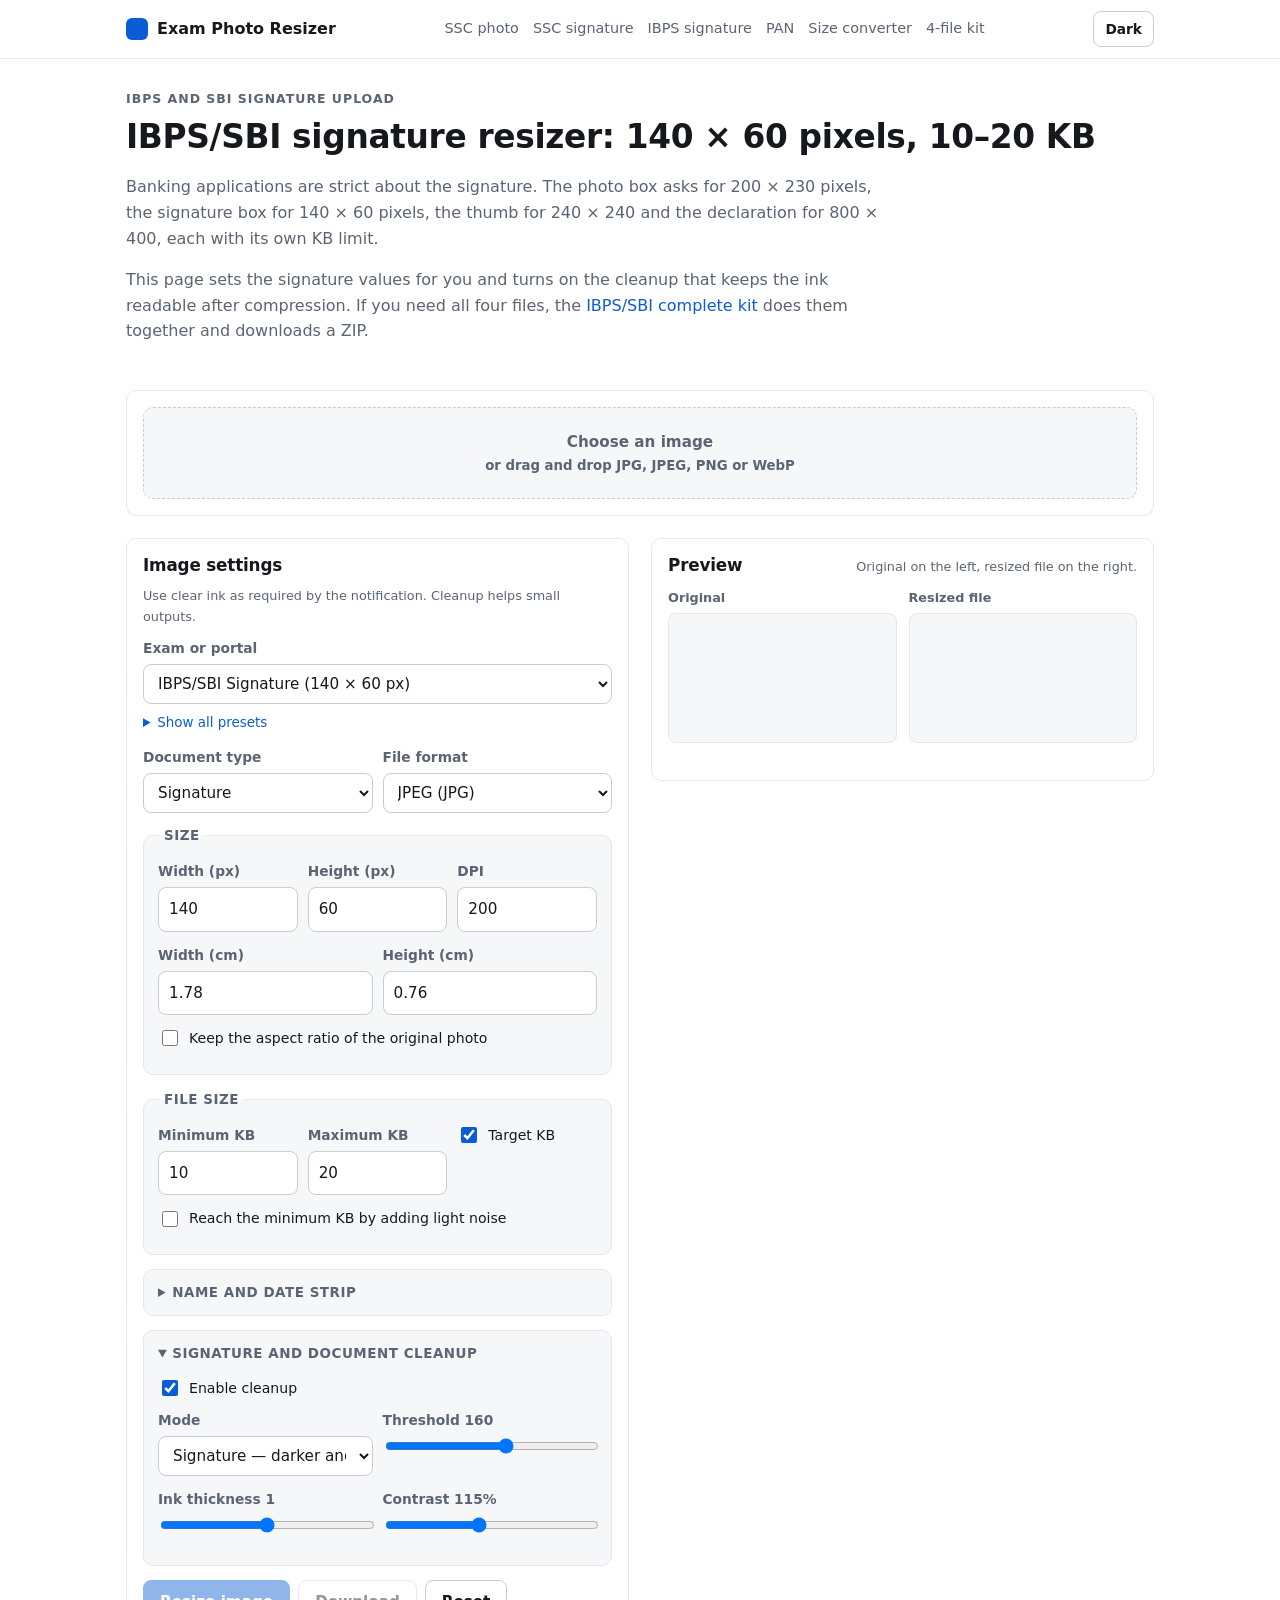
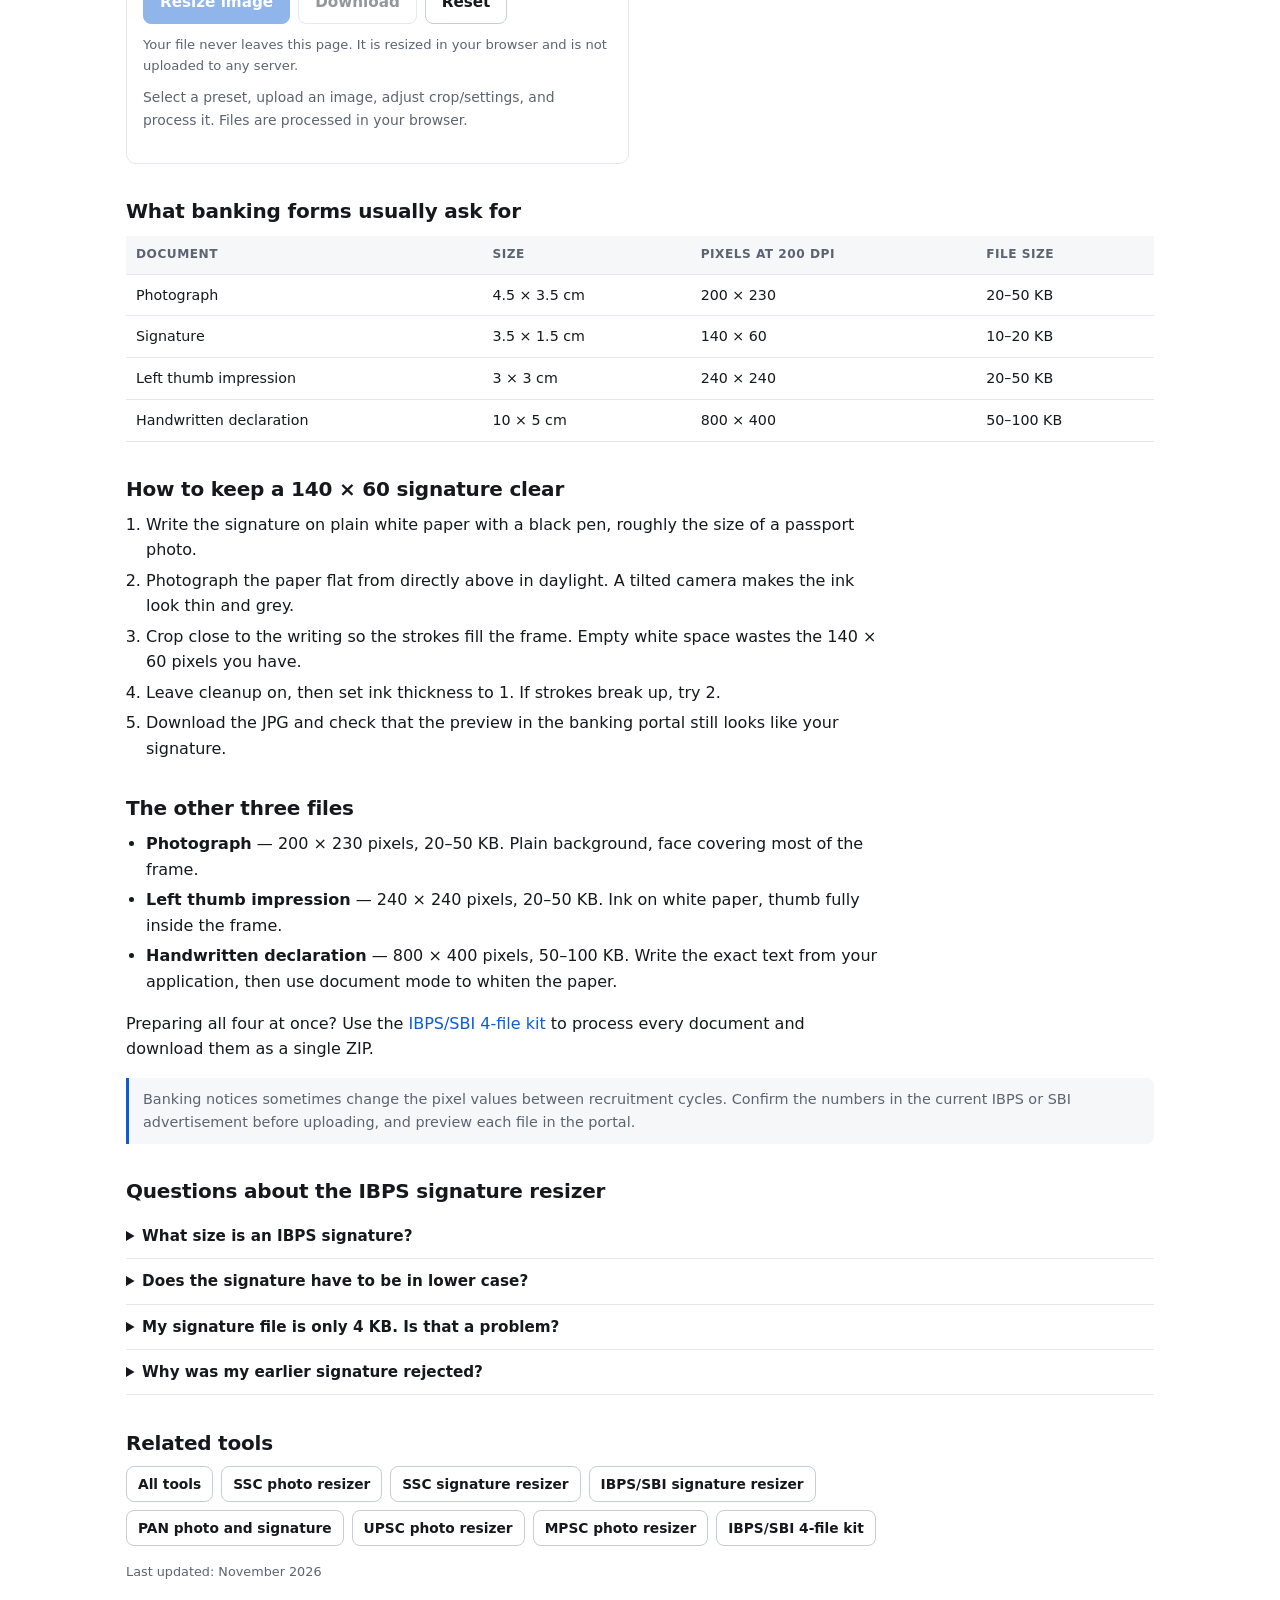
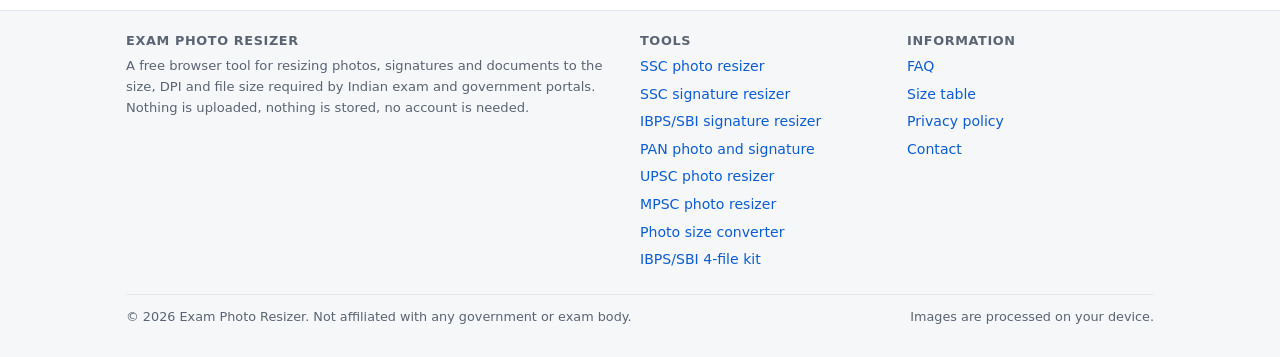
<file: ibps-signature-resizer.html>
<!doctype html>
<html lang="en" data-theme="light" data-preset="ibps-signature">
<head>
<meta charset="UTF-8" />
<meta name="viewport" content="width=device-width, initial-scale=1" />
<title>IBPS SBI Signature Resizer — 140 x 60 px, 10-20 KB, Clear at Small Size</title>
<meta name="description" content="Resize IBPS and SBI PO and Clerk signatures to 140 x 60 pixels and 10-20 KB JPG. Signature cleanup keeps the strokes dark and sharp instead of a grey blur. Free, runs in your browser." />
<meta name="theme-color" content="#ffffff" />
<link rel="canonical" href="https://rushikeshk1998.github.io/exam-photo-resizer-india/ibps-signature-resizer.html" />
<meta property="og:type" content="content" />
<meta property="og:title" content="IBPS SBI Signature Resizer — 140 x 60 px, 10-20 KB, Clear at Small Size" />
<meta property="og:description" content="Resize IBPS and SBI PO and Clerk signatures to 140 x 60 pixels and 10-20 KB JPG. Signature cleanup keeps the strokes dark and sharp instead of a grey blur. Free, runs in your browser." />
<meta property="og:url" content="https://rushikeshk1998.github.io/exam-photo-resizer-india/ibps-signature-resizer.html" />
<meta name="twitter:card" content="summary" />
<link rel="stylesheet" href="./styles.css?v=9" />
<script type="application/ld+json">
{
 "@context": "https://schema.org",
 "@type": "FAQPage",
 "mainEntity": [
  {
   "@type": "Question",
   "name": "What size is an IBPS or SBI signature?",
   "acceptedAnswer": {
    "@type": "Answer",
    "text": "140 x 60 pixels at 200 DPI, equal to 3.5 x 1.5 cm, with a file size between 10 KB and 20 KB."
   }
  },
  {
   "@type": "Question",
   "name": "Does the IBPS signature have to be in lower case?",
   "acceptedAnswer": {
    "@type": "Answer",
    "text": "Most notices ask for a lower case signature or one that matches the application form, so sign it exactly the same way everywhere."
   }
  },
  {
   "@type": "Question",
   "name": "Why was my IBPS signature rejected?",
   "acceptedAnswer": {
    "@type": "Answer",
    "text": "The usual reasons are a blurry or low contrast signature, capital letters, a file outside the 10-20 KB range, or a signature that does not match the one on the form."
   }
  }
 ]
}
</script>
</head>
<body>
<a class="skip" href="#tool">Skip to the tool</a>

<header class="site-head">
  <div class="wrap head-in">
    <a class="brand" href="./"><span class="brand-dot" aria-hidden="true"></span>Exam Photo Resizer</a>
    <nav class="head-nav" aria-label="Main">
      <a href="./ssc-photo-resizer.html">SSC photo</a>
      <a href="./ssc-signature-resizer.html">SSC signature</a>
      <a href="./ibps-signature-resizer.html">IBPS signature</a>
      <a href="./pan-photo-signature-resizer.html">PAN</a>
      <a href="./photo-size-converter.html">Size converter</a>
      <a href="./ibps-sbi-kit.html">4-file kit</a>
    </nav>
    <div class="head-tools">
      <button id="themeToggle" class="btn btn-sm" type="button" aria-label="Switch between light and dark mode">Dark</button>
    </div>
  </div>
</header>

<main class="wrap">
  <section class="hero">
    <p class="eyebrow">IBPS and SBI signature upload</p>
    <h1>IBPS/SBI signature resizer: 140 × 60 pixels, 10–20 KB</h1>
    <p>Banking applications are strict about the signature. The photo box asks for 200 × 230 pixels, the signature box for 140 × 60 pixels, the thumb for 240 × 240 and the declaration for 800 × 400, each with its own KB limit.</p>
    <p>This page sets the signature values for you and turns on the cleanup that keeps the ink readable after compression. If you need all four files, the <a href="./ibps-sbi-kit.html">IBPS/SBI complete kit</a> does them together and downloads a ZIP.</p>
  </section>

  <div class="ad" aria-label="Advertisement">
    <span>Advertisement</span>
    <div>Ad space &mdash; add your Google AdSense unit code here.</div>
  </div>

  <div id="tool" class="tool">

    <section class="card upload-card">
      <label class="drop" id="dropZone">
        <input id="fileInput" type="file" aria-label="Choose an image file" accept="image/*,.jpg,.jpeg,.jpe,.jfif,.png,.webp,.heic,.heif" />
        <b>Choose an image</b>
        <span>or drag and drop JPG, JPEG, PNG or WebP</span>
      </label>
    </section>
    <section class="card">
      <div class="card-head">
        <h2>Image settings</h2>
        <p class="note" id="presetNote">Choose a preset to fill in the size, DPI and file size limits.</p>
      </div>

      <div class="field">
        <label for="presetSelect">Exam or portal</label>
        <select id="presetSelect"></select>
        <details class="preset-more">
          <summary>Show all presets</summary>
          <div class="presets" id="presetChips" role="group" aria-label="Common presets"></div>
        </details>
      </div>

      <div class="grid2">
        <div class="field">
          <label for="docType">Document type</label>
          <select id="docType">
            <option value="photo">Photo</option>
            <option value="signature">Signature</option>
            <option value="thumb">Thumb impression</option>
            <option value="declaration">Handwritten declaration</option>
            <option value="document">Other document</option>
          </select>
        </div>
        <div class="field">
          <label for="format">File format</label>
          <select id="format">
            <option value="image/jpeg">JPEG (JPG)</option>
            <option value="image/png">PNG</option>
          </select>
        </div>
      </div>

      <fieldset>
        <legend>Size</legend>
        <div class="grid3">
          <div class="field"><label for="widthPx">Width (px)</label><input id="widthPx" type="number" min="1" inputmode="numeric" /></div>
          <div class="field"><label for="heightPx">Height (px)</label><input id="heightPx" type="number" min="1" inputmode="numeric" /></div>
          <div class="field"><label for="dpi">DPI</label><input id="dpi" type="number" min="72" inputmode="numeric" /></div>
        </div>
        <div class="grid2">
          <div class="field"><label for="widthCm">Width (cm)</label><input id="widthCm" type="number" min="0.01" step="0.01" inputmode="decimal" /></div>
          <div class="field"><label for="heightCm">Height (cm)</label><input id="heightCm" type="number" min="0.01" step="0.01" inputmode="decimal" /></div>
        </div>
        <label class="check" for="lockAspect"><input id="lockAspect" type="checkbox" /> Keep the aspect ratio of the original photo</label>
      </fieldset>

      <fieldset>
        <legend>File size</legend>
        <div class="grid3">
          <div class="field"><label for="minKb">Minimum KB</label><input id="minKb" type="number" min="1" inputmode="numeric" /></div>
          <div class="field"><label for="maxKb">Maximum KB</label><input id="maxKb" type="number" min="1" inputmode="numeric" /></div>
          <div class="field"><label class="check" for="autoCompress"><input id="autoCompress" type="checkbox" checked /> Target KB</label></div>
        </div>
        <label class="check" for="padToMin"><input id="padToMin" type="checkbox" /> Reach the minimum KB by adding light noise</label>
      </fieldset>

      <details class="fieldset" id="slateBlock"><summary>Name and date strip</summary>
        <label class="check" for="slateOn"><input id="slateOn" type="checkbox" /> Print name and date on the image</label>
        <div class="grid2">
          <div class="field"><label for="slateName">Candidate name</label><input id="slateName" type="text" autocomplete="name" placeholder="Name as in the form" /></div>
          <div class="field"><label for="slateDate">Date of photo</label><input id="slateDate" type="date" /></div>
        </div>
        <div class="field"><label for="slateText">Custom strip text</label><input id="slateText" type="text" placeholder="Leave blank to use name and date" /></div>
      </details>

      <details class="fieldset" id="cleanupBlock"><summary>Signature and document cleanup</summary>
        <label class="check" for="enhanceOn"><input id="enhanceOn" type="checkbox" /> Enable cleanup</label>
        <div class="grid2">
          <div class="field">
            <label for="enhanceMode">Mode</label>
            <select id="enhanceMode">
              <option value="signature">Signature &mdash; darker and thicker strokes</option>
              <option value="scan">Document &mdash; whiter background</option>
              <option value="off">Off</option>
            </select>
          </div>
          <div class="field"><label for="threshold">Threshold <span id="thresholdVal">160</span></label><input id="threshold" type="range" min="80" max="220" value="160" /></div>
        </div>
        <div class="grid2">
          <div class="field"><label for="thickness">Ink thickness <span id="thicknessVal">1</span></label><input id="thickness" type="range" min="0" max="2" value="1" /></div>
          <div class="field"><label for="contrast">Contrast <span id="contrastVal">115%</span></label><input id="contrast" type="range" min="80" max="160" value="115" /></div>
        </div>
      </details>

      <div class="actions">
        <button id="processBtn" class="btn btn-primary" type="button" disabled>Resize image</button>
        <button id="downloadBtn" class="btn" type="button" disabled>Download</button>
        <button id="resetBtn" class="btn" type="button">Reset</button>
      </div>
      <p class="privacy-note">Your file never leaves this page. It is resized in your browser and is not uploaded to any server.</p>
      <p id="status" class="status" role="status" aria-live="polite"></p>
    </section>

    <section class="card">
      <div class="card-head">
        <h2>Preview</h2>
        <p class="note">Original on the left, resized file on the right.</p>
      </div>


      <div class="crop" id="cropPanel" hidden>
        <h3>Crop</h3>
        <p class="help">Drag the image to move it. Use zoom to match the output ratio.</p>
        <canvas id="cropCanvas" class="crop-canvas"></canvas>
        <div class="crop-row">
          <div class="field"><label for="cropZoom">Zoom <span id="cropZoomVal">100%</span></label><input id="cropZoom" type="range" min="100" max="300" value="100" /></div>
          <div class="actions" style="margin:0;">
            <button id="cropCenterBtn" class="btn btn-sm" type="button">Centre</button>
            <button id="cropFitBtn" class="btn btn-sm" type="button">Reset</button>
          </div>
        </div>
      </div>

      <div class="compare">
        <figure>
          <figcaption>Original</figcaption>
          <canvas id="originalCanvas"></canvas>
          <div id="originalMeta" class="meta"></div>
        </figure>
        <figure>
          <figcaption>Resized file</figcaption>
          <canvas id="outputCanvas"></canvas>
          <div id="outputMeta" class="meta"></div>
        </figure>
      </div>
    </section>
  </div>

  <section class="content">
    <h2>What banking forms usually ask for</h2>
    <div class="table-wrap">
      <table>
        <thead><tr><th>Document</th><th>Size</th><th>Pixels at 200 DPI</th><th>File size</th></tr></thead>
        <tbody>
          <tr><td>Photograph</td><td>4.5 × 3.5 cm</td><td>200 × 230</td><td>20–50 KB</td></tr>
          <tr><td>Signature</td><td>3.5 × 1.5 cm</td><td>140 × 60</td><td>10–20 KB</td></tr>
          <tr><td>Left thumb impression</td><td>3 × 3 cm</td><td>240 × 240</td><td>20–50 KB</td></tr>
          <tr><td>Handwritten declaration</td><td>10 × 5 cm</td><td>800 × 400</td><td>50–100 KB</td></tr>
        </tbody>
      </table>
    </div>

    <h2>How to keep a 140 × 60 signature clear</h2>
    <ol>
      <li>Write the signature on plain white paper with a black pen, roughly the size of a passport photo.</li>
      <li>Photograph the paper flat from directly above in daylight. A tilted camera makes the ink look thin and grey.</li>
      <li>Crop close to the writing so the strokes fill the frame. Empty white space wastes the 140 × 60 pixels you have.</li>
      <li>Leave cleanup on, then set ink thickness to 1. If strokes break up, try 2.</li>
      <li>Download the JPG and check that the preview in the banking portal still looks like your signature.</li>
    </ol>

    <h2>The other three files</h2>
    <ul>
      <li><strong>Photograph</strong> — 200 × 230 pixels, 20–50 KB. Plain background, face covering most of the frame.</li>
      <li><strong>Left thumb impression</strong> — 240 × 240 pixels, 20–50 KB. Ink on white paper, thumb fully inside the frame.</li>
      <li><strong>Handwritten declaration</strong> — 800 × 400 pixels, 50–100 KB. Write the exact text from your application, then use document mode to whiten the paper.</li>
    </ul>
    <p>Preparing all four at once? Use the <a href="./ibps-sbi-kit.html">IBPS/SBI 4-file kit</a> to process every document and download them as a single ZIP.</p>

    <div class="note-box">Banking notices sometimes change the pixel values between recruitment cycles. Confirm the numbers in the current IBPS or SBI advertisement before uploading, and preview each file in the portal.</div>

    <h2 id="faq">Questions about the IBPS signature resizer</h2>
    <div class="faq">
      <details><summary>What size is an IBPS signature?</summary><p>140 x 60 pixels at 200 DPI, which is 3.5 x 1.5 cm, with a file size between 10 KB and 20 KB.</p></details>
      <details><summary>Does the signature have to be in lower case?</summary><p>Most notices ask for a signature in lower case or in the same style used on the application form. Sign the same way everywhere so it matches.</p></details>
      <details><summary>My signature file is only 4 KB. Is that a problem?</summary><p>It can be, if the portal insists on a 10 KB minimum. Turn on the light noise option to lift the file size into the range without changing how the signature looks.</p></details>
      <details><summary>Why was my earlier signature rejected?</summary><p>The most common reasons are a blurry or low contrast signature, capital letters, or a file outside the 10-20 KB range. Check all three.</p></details>
    </div>
  </section>

  <div class="ad" aria-label="Advertisement">
    <span>Advertisement</span>
    <div>In-content ad space &mdash; add your Google AdSense unit code here.</div>
  </div>

  <section class="content">
    <h2>Related tools</h2>
    <ul class="linklist">
      <li><a class="btn btn-sm" href="./">All tools</a></li>
      <li><a class="btn btn-sm" href="./ssc-photo-resizer.html">SSC photo resizer</a></li>
      <li><a class="btn btn-sm" href="./ssc-signature-resizer.html">SSC signature resizer</a></li>
      <li><a class="btn btn-sm" href="./ibps-signature-resizer.html">IBPS/SBI signature resizer</a></li>
      <li><a class="btn btn-sm" href="./pan-photo-signature-resizer.html">PAN photo and signature</a></li>
      <li><a class="btn btn-sm" href="./upsc-photo-resizer.html">UPSC photo resizer</a></li>
      <li><a class="btn btn-sm" href="./mpsc-photo-resizer.html">MPSC photo resizer</a></li>
      <li><a class="btn btn-sm" href="./ibps-sbi-kit.html">IBPS/SBI 4-file kit</a></li>
    </ul>
    <p class="updated">Last updated: November 2026</p>
  </section>
</main>

<footer class="site-foot">
  <div class="wrap">
    <div class="foot-grid">
      <div>
        <h3>Exam Photo Resizer</h3>
        <p class="foot-note">A free browser tool for resizing photos, signatures and documents to the size, DPI and file size required by Indian exam and government portals. Nothing is uploaded, nothing is stored, no account is needed.</p>
      </div>
      <div>
        <h3>Tools</h3>
        <ul>
          <li><a href="./ssc-photo-resizer.html">SSC photo resizer</a></li>
          <li><a href="./ssc-signature-resizer.html">SSC signature resizer</a></li>
          <li><a href="./ibps-signature-resizer.html">IBPS/SBI signature resizer</a></li>
          <li><a href="./pan-photo-signature-resizer.html">PAN photo and signature</a></li>
          <li><a href="./upsc-photo-resizer.html">UPSC photo resizer</a></li>
          <li><a href="./mpsc-photo-resizer.html">MPSC photo resizer</a></li>
          <li><a href="./photo-size-converter.html">Photo size converter</a></li>
          <li><a href="./ibps-sbi-kit.html">IBPS/SBI 4-file kit</a></li>
        </ul>
      </div>
      <div>
        <h3>Information</h3>
        <ul>
          <li><a href="./#faq">FAQ</a></li>
          <li><a href="./#sizes">Size table</a></li>
          <li><a href="./privacy.html">Privacy policy</a></li>
          <li><a href="./contact.html">Contact</a></li>
        </ul>
      </div>
    </div>
    <div class="foot-bottom">
      <span>&copy; 2026 Exam Photo Resizer. Not affiliated with any government or exam body.</span>
      <span>Images are processed on your device.</span>
    </div>
  </div>
</footer>

<script src="./zip-store.js?v=9"></script>
<script src="./app.js?v=9"></script>
</body>
</html>
</file>
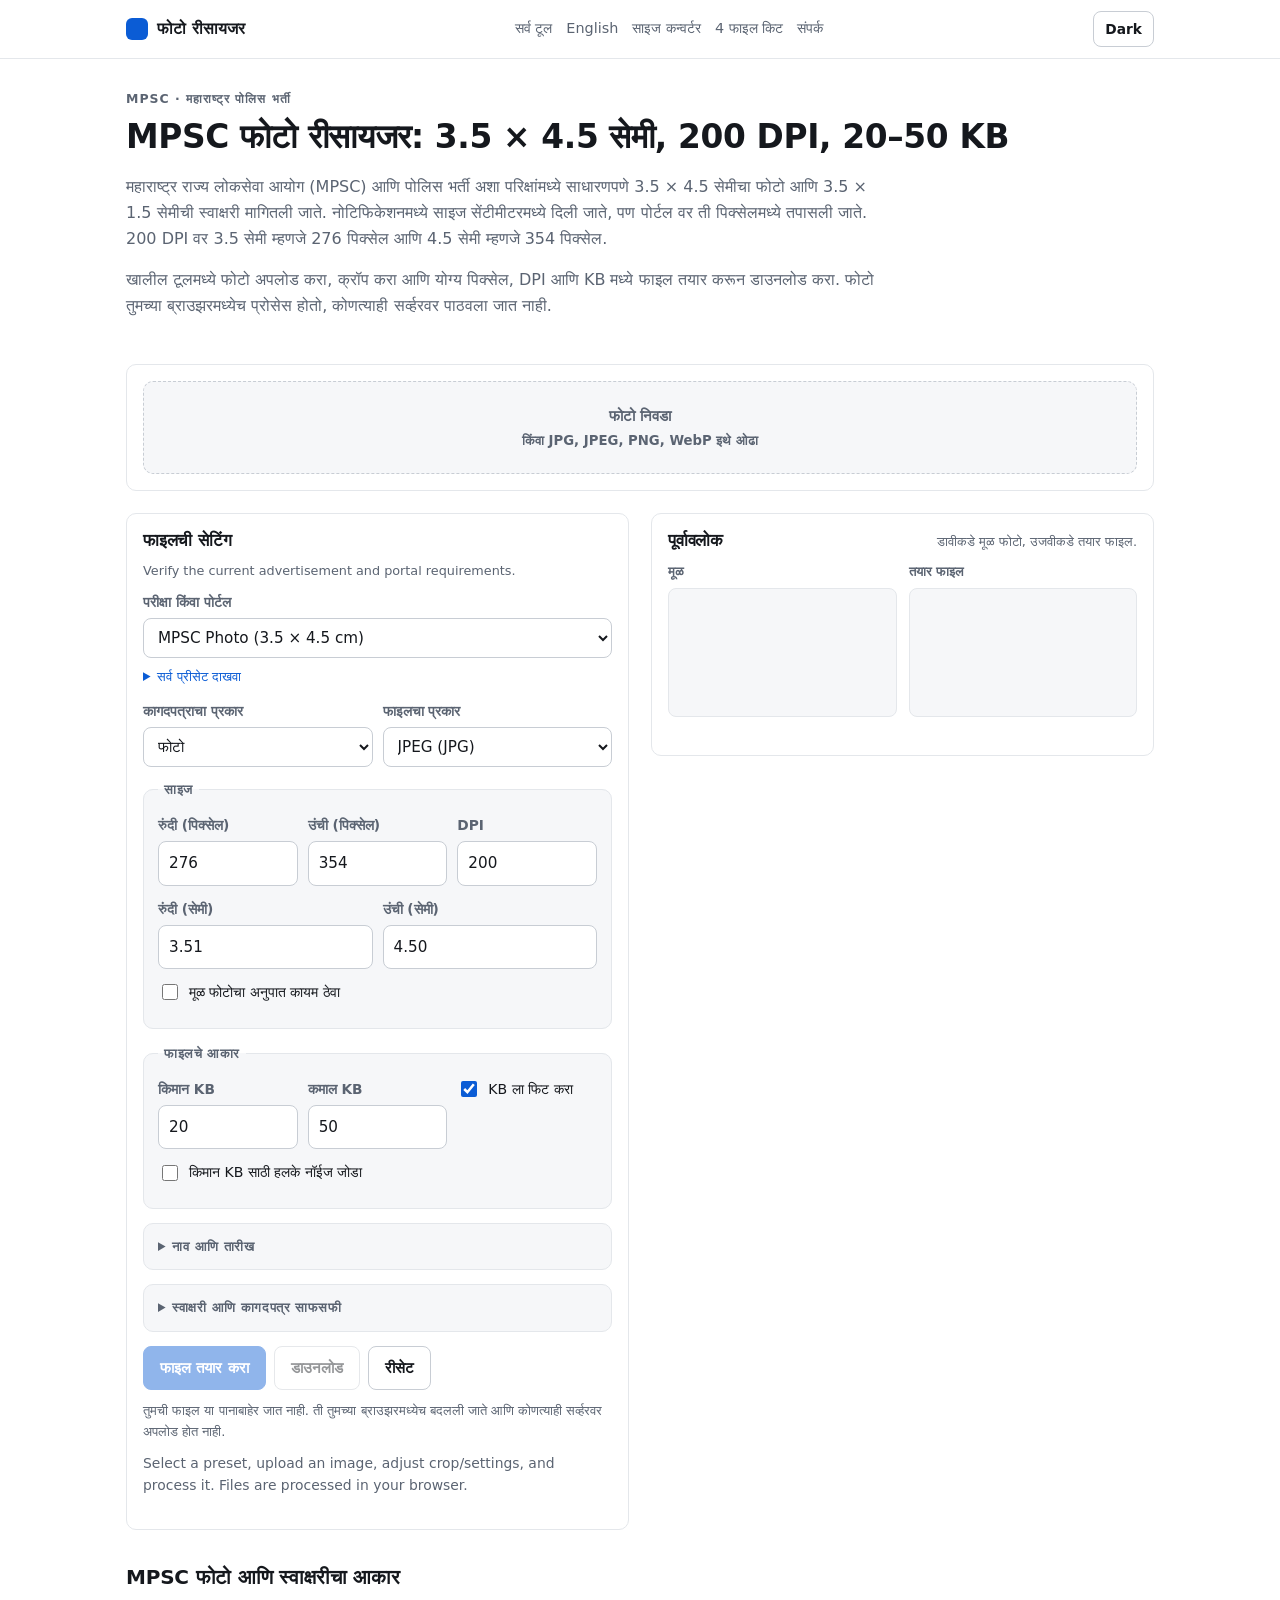
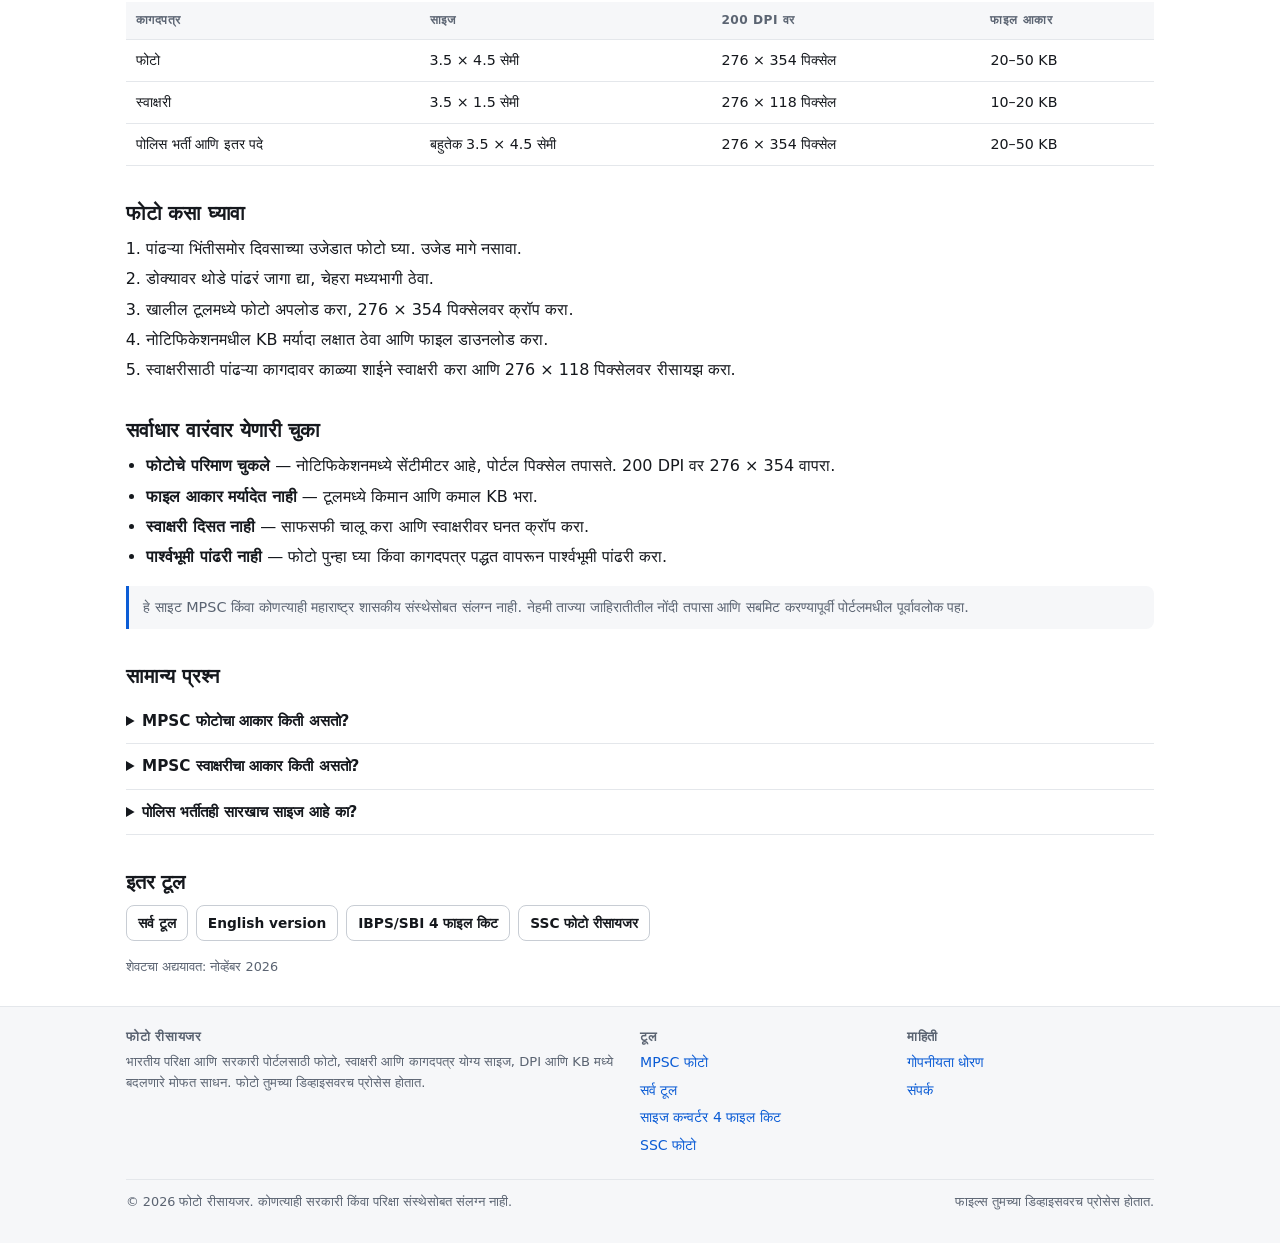
<file: mpsc-photo-resizer-mr.html>
<!doctype html>
<html lang="mr" data-theme="light" data-preset="mpsc-photo">
<head>
<meta charset="UTF-8" />
<meta name="viewport" content="width=device-width, initial-scale=1" />
<title>MPSC फोटो आणि स्वाक्षरी रीसायजर — 3.5 x 4.5 सेमी, 200 DPI</title>
<meta name="description" content="MPSC आणि महाराष्ट्र पोलिस भर्तीसाठी फोटो आणि स्वाक्षरी योग्य साइज, DPI आणि KB मध्ये रीसायझ करा. 3.5 x 4.5 सेमी = 276 x 354 पिक्सेल. विनामूल्य, फोटो तुमच्या फोनवरच प्रोसेस होतो." />
<meta name="theme-color" content="#ffffff" />
<link rel="canonical" href="https://rushikeshk1998.github.io/exam-photo-resizer-india/mpsc-photo-resizer-mr.html" />
<link rel="alternate" hreflang="mr" href="https://rushikeshk1998.github.io/exam-photo-resizer-india/mpsc-photo-resizer-mr.html" />
<link rel="alternate" hreflang="en" href="https://rushikeshk1998.github.io/exam-photo-resizer-india/mpsc-photo-resizer.html" />
<link rel="alternate" hreflang="x-default" href="https://rushikeshk1998.github.io/exam-photo-resizer-india/mpsc-photo-resizer.html" />
<link rel="stylesheet" href="./styles.css?v=9" />
</head>
<body>
<a class="skip" href="#tool">टूलकडे जा</a>

<header class="site-head">
  <div class="wrap head-in">
    <a class="brand" href="./mpsc-photo-resizer-mr.html"><span class="brand-dot" aria-hidden="true"></span>फोटो रीसायजर</a>
    <nav class="head-nav" aria-label="मुख्य">
      <a href="./">सर्व टूल</a>
      <a href="./mpsc-photo-resizer.html">English</a>
      <a href="./photo-size-converter.html">साइज कन्वर्टर</a>
      <a href="./ibps-sbi-kit.html">4 फाइल किट</a>
      <a href="./contact.html">संपर्क</a>
    </nav>
    <div class="head-tools">
      <button id="themeToggle" class="btn btn-sm" type="button" aria-label="लाईट आणि डार्क मोड बदला">Dark</button>
    </div>
  </div>
</header>

<main class="wrap">
  <section class="hero">
    <p class="eyebrow">MPSC &middot; महाराष्ट्र पोलिस भर्ती</p>
    <h1>MPSC फोटो रीसायजर: 3.5 &times; 4.5 सेमी, 200 DPI, 20&ndash;50 KB</h1>
    <p>महाराष्ट्र राज्य लोकसेवा आयोग (MPSC) आणि पोलिस भर्ती अशा परिक्षांमध्ये साधारणपणे 3.5 &times; 4.5 सेमीचा फोटो आणि 3.5 &times; 1.5 सेमीची स्वाक्षरी मागितली जाते. नोटिफिकेशनमध्ये साइज सेंटीमीटरमध्ये दिली जाते, पण पोर्टल वर ती पिक्सेलमध्ये तपासली जाते. 200 DPI वर 3.5 सेमी म्हणजे 276 पिक्सेल आणि 4.5 सेमी म्हणजे 354 पिक्सेल.</p>
    <p>खालील टूलमध्ये फोटो अपलोड करा, क्रॉप करा आणि योग्य पिक्सेल, DPI आणि KB मध्ये फाइल तयार करून डाउनलोड करा. फोटो तुमच्या ब्राउझरमध्येच प्रोसेस होतो, कोणत्याही सर्व्हरवर पाठवला जात नाही.</p>
  </section>

  <div class="ad" aria-label="जाहिरात">
    <span>जाहिरात</span>
    <div>जाहिरातीची जागा &mdash; Google AdSense चा कोड इथे टाका.</div>
  </div>

  <div id="tool" class="tool">

    <section class="card upload-card">
      <label class="drop" id="dropZone">
        <input id="fileInput" type="file" aria-label="Choose an image file" accept="image/*,.jpg,.jpeg,.jpe,.jfif,.png,.webp,.heic,.heif" />
        <b>फोटो निवडा</b>
        <span>किंवा JPG, JPEG, PNG, WebP इथे ओढा</span>
      </label>
    </section>
    <section class="card">
      <div class="card-head">
        <h2>फाइलची सेटिंग</h2>
        <p class="note" id="presetNote">प्रीसेट निवडल्यावर साइज, DPI आणि फाइल आकार आपोआप भरले जातील.</p>
      </div>

      <div class="field">
        <label for="presetSelect">परीक्षा किंवा पोर्टल</label>
        <select id="presetSelect"></select>
        <details class="preset-more">
          <summary>सर्व प्रीसेट दाखवा</summary>
          <div class="presets" id="presetChips" role="group" aria-label="नेहमीचे प्रीसेट"></div>
        </details>
      </div>

      <div class="grid2">
        <div class="field">
          <label for="docType">कागदपत्राचा प्रकार</label>
          <select id="docType">
            <option value="photo">फोटो</option>
            <option value="signature">स्वाक्षरी</option>
            <option value="thumb">अंगठ्याचा मुद्रा</option>
            <option value="declaration">हाताने लिहिलेले प्रतिज्ञा पत्र</option>
            <option value="document">इतर कागदपत्र</option>
          </select>
        </div>
        <div class="field">
          <label for="format">फाइलचा प्रकार</label>
          <select id="format">
            <option value="image/jpeg">JPEG (JPG)</option>
            <option value="image/png">PNG</option>
          </select>
        </div>
      </div>

      <fieldset>
        <legend>साइज</legend>
        <div class="grid3">
          <div class="field"><label for="widthPx">रुंदी (पिक्सेल)</label><input id="widthPx" type="number" min="1" inputmode="numeric" /></div>
          <div class="field"><label for="heightPx">उंची (पिक्सेल)</label><input id="heightPx" type="number" min="1" inputmode="numeric" /></div>
          <div class="field"><label for="dpi">DPI</label><input id="dpi" type="number" min="72" inputmode="numeric" /></div>
        </div>
        <div class="grid2">
          <div class="field"><label for="widthCm">रुंदी (सेमी)</label><input id="widthCm" type="number" min="0.01" step="0.01" inputmode="decimal" /></div>
          <div class="field"><label for="heightCm">उंची (सेमी)</label><input id="heightCm" type="number" min="0.01" step="0.01" inputmode="decimal" /></div>
        </div>
        <label class="check" for="lockAspect"><input id="lockAspect" type="checkbox" /> मूळ फोटोचा अनुपात कायम ठेवा</label>
      </fieldset>

      <fieldset>
        <legend>फाइलचे आकार</legend>
        <div class="grid3">
          <div class="field"><label for="minKb">किमान KB</label><input id="minKb" type="number" min="1" inputmode="numeric" /></div>
          <div class="field"><label for="maxKb">कमाल KB</label><input id="maxKb" type="number" min="1" inputmode="numeric" /></div>
          <div class="field"><label class="check" for="autoCompress"><input id="autoCompress" type="checkbox" checked /> KB ला फिट करा</label></div>
        </div>
        <label class="check" for="padToMin"><input id="padToMin" type="checkbox" /> किमान KB साठी हलके नॉईज जोडा</label>
      </fieldset>

      <details class="fieldset" id="slateBlock"><summary>नाव आणि तारीख</summary>
        <label class="check" for="slateOn"><input id="slateOn" type="checkbox" /> फोटोवर नाव आणि तारीख छापा</label>
        <div class="grid2">
          <div class="field"><label for="slateName">उमेदवाराचे नाव</label><input id="slateName" type="text" autocomplete="name" placeholder="फॉर्ममधील नाव" /></div>
          <div class="field"><label for="slateDate">फोटोची तारीख</label><input id="slateDate" type="date" /></div>
        </div>
        <div class="field"><label for="slateText">स्वतःचा मजकूर</label><input id="slateText" type="text" placeholder="रिकामे ठेवल्यास नाव आणि तारीख वापरले जातील" /></div>
      </details>

      <details class="fieldset" id="cleanupBlock"><summary>स्वाक्षरी आणि कागदपत्र साफसफी</summary>
        <label class="check" for="enhanceOn"><input id="enhanceOn" type="checkbox" /> साफसफी चालू करा</label>
        <div class="grid2">
          <div class="field">
            <label for="enhanceMode">पद्धत</label>
            <select id="enhanceMode">
              <option value="signature">स्वाक्षरी &mdash; अक्षर अधिक गडद आणि जाड</option>
              <option value="scan">कागदपत्र &mdash; पारदर्शक पार्श्वभूमी</option>
              <option value="off">बंद</option>
            </select>
          </div>
          <div class="field"><label for="threshold">थ्रेशोल्ड <span id="thresholdVal">160</span></label><input id="threshold" type="range" min="80" max="220" value="160" /></div>
        </div>
        <div class="grid2">
          <div class="field"><label for="thickness">शाईप जाडी <span id="thicknessVal">1</span></label><input id="thickness" type="range" min="0" max="2" value="1" /></div>
          <div class="field"><label for="contrast">कंट्रास्ट <span id="contrastVal">115%</span></label><input id="contrast" type="range" min="80" max="160" value="115" /></div>
        </div>
      </details>

      <div class="actions">
        <button id="processBtn" class="btn btn-primary" type="button" disabled>फाइल तयार करा</button>
        <button id="downloadBtn" class="btn" type="button" disabled>डाउनलोड</button>
        <button id="resetBtn" class="btn" type="button">रीसेट</button>
      </div>
      <p class="privacy-note">तुमची फाइल या पानाबाहेर जात नाही. ती तुमच्या ब्राउझरमध्येच बदलली जाते आणि कोणत्याही सर्व्हरवर अपलोड होत नाही.</p>
      <p id="status" class="status" role="status" aria-live="polite"></p>
    </section>

    <section class="card">
      <div class="card-head">
        <h2>पूर्वावलोक</h2>
        <p class="note">डावीकडे मूळ फोटो, उजवीकडे तयार फाइल.</p>
      </div>


      <div class="crop" id="cropPanel" hidden>
        <h3>क्रॉप</h3>
        <p class="help">फोटो हलवण्यासाठी ओढा. साइजच्या प्रमाणासाठी झूम वापरा.</p>
        <canvas id="cropCanvas" class="crop-canvas"></canvas>
        <div class="crop-row">
          <div class="field"><label for="cropZoom">झूम <span id="cropZoomVal">100%</span></label><input id="cropZoom" type="range" min="100" max="300" value="100" /></div>
          <div class="actions" style="margin:0;">
            <button id="cropCenterBtn" class="btn btn-sm" type="button">मध्य</button>
            <button id="cropFitBtn" class="btn btn-sm" type="button">रीसेट</button>
          </div>
        </div>
      </div>

      <div class="compare">
        <figure>
          <figcaption>मूळ</figcaption>
          <canvas id="originalCanvas"></canvas>
          <div id="originalMeta" class="meta"></div>
        </figure>
        <figure>
          <figcaption>तयार फाइल</figcaption>
          <canvas id="outputCanvas"></canvas>
          <div id="outputMeta" class="meta"></div>
        </figure>
      </div>
    </section>
  </div>

  <section class="content">
    <h2>MPSC फोटो आणि स्वाक्षरीचा आकार</h2>
    <div class="table-wrap">
      <table>
        <thead><tr><th>कागदपत्र</th><th>साइज</th><th>200 DPI वर</th><th>फाइल आकार</th></tr></thead>
        <tbody>
          <tr><td>फोटो</td><td>3.5 &times; 4.5 सेमी</td><td>276 &times; 354 पिक्सेल</td><td>20&ndash;50 KB</td></tr>
          <tr><td>स्वाक्षरी</td><td>3.5 &times; 1.5 सेमी</td><td>276 &times; 118 पिक्सेल</td><td>10&ndash;20 KB</td></tr>
          <tr><td>पोलिस भर्ती आणि इतर पदे</td><td>बहुतेक 3.5 &times; 4.5 सेमी</td><td>276 &times; 354 पिक्सेल</td><td>20&ndash;50 KB</td></tr>
        </tbody>
      </table>
    </div>

    <h2>फोटो कसा घ्यावा</h2>
    <ol>
      <li>पांढऱ्या भिंतीसमोर दिवसाच्या उजेडात फोटो घ्या. उजेड मागे नसावा.</li>
      <li>डोक्यावर थोडे पांढरं जागा द्या, चेहरा मध्यभागी ठेवा.</li>
      <li>खालील टूलमध्ये फोटो अपलोड करा, 276 &times; 354 पिक्सेलवर क्रॉप करा.</li>
      <li>नोटिफिकेशनमधील KB मर्यादा लक्षात ठेवा आणि फाइल डाउनलोड करा.</li>
      <li>स्वाक्षरीसाठी पांढऱ्या कागदावर काळ्या शाईने स्वाक्षरी करा आणि 276 &times; 118 पिक्सेलवर रीसायझ करा.</li>
    </ol>

    <h2>सर्वाधार वारंवार येणारी चुका</h2>
    <ul>
      <li><strong>फोटोचे परिमाण चुकले</strong> &mdash; नोटिफिकेशनमध्ये सेंटीमीटर आहे, पोर्टल पिक्सेल तपासते. 200 DPI वर 276 &times; 354 वापरा.</li>
      <li><strong>फाइल आकार मर्यादेत नाही</strong> &mdash; टूलमध्ये किमान आणि कमाल KB भरा.</li>
      <li><strong>स्वाक्षरी दिसत नाही</strong> &mdash; साफसफी चालू करा आणि स्वाक्षरीवर घनत क्रॉप करा.</li>
      <li><strong>पार्श्वभूमी पांढरी नाही</strong> &mdash; फोटो पुन्हा घ्या किंवा कागदपत्र पद्धत वापरून पार्श्वभूमी पांढरी करा.</li>
    </ul>

    <div class="note-box">हे साइट MPSC किंवा कोणत्याही महाराष्ट्र शासकीय संस्थेसोबत संलग्न नाही. नेहमी ताज्या जाहिरातीतील नोंदी तपासा आणि सबमिट करण्यापूर्वी पोर्टलमधील पूर्वावलोक पहा.</div>

    <h2>सामान्य प्रश्न</h2>
    <div class="faq">
      <details><summary>MPSC फोटोचा आकार किती असतो?</summary><p>बहुतेक 3.5 &times; 4.5 सेमी, म्हणजे 200 DPI वर 276 &times; 354 पिक्सेल, आणि फाइल 20 ते 50 KB दरम्यान.</p></details>
      <details><summary>MPSC स्वाक्षरीचा आकार किती असतो?</summary><p>बहुतेक 3.5 &times; 1.5 सेमी, म्हणजे 276 &times; 118 पिक्सेल, आणि फाइल 10 ते 20 KB दरम्यान.</p></details>
      <details><summary>पोलिस भर्तीतही सारखाच साइज आहे का?</summary><p>बहुतेक जाहिरातींमध्ये सारखा फोटो साइज असतो, पण पिक्सेल आणि KB व्हॅल्यू वेगळ्या असू शकतात. जाहिरातीत दिलेली नोंद थेट टूलमध्ये भरा.</p></details>
    </div>

    <h2>इतर टूल</h2>
    <ul class="linklist">
      <li><a class="btn btn-sm" href="./">सर्व टूल</a></li>
      <li><a class="btn btn-sm" href="./mpsc-photo-resizer.html">English version</a></li>
      <li><a class="btn btn-sm" href="./ibps-sbi-kit.html">IBPS/SBI 4 फाइल किट</a></li>
      <li><a class="btn btn-sm" href="./ssc-photo-resizer.html">SSC फोटो रीसायजर</a></li>
    </ul>
    <p class="updated">शेवटचा अद्ययावत: नोव्हेंबर 2026</p>
  </section>

  <div class="ad" aria-label="जाहिरात">
    <span>जाहिरात</span>
    <div>इन-कन्टेन्ट जाहिरातीची जागा &mdash; Google AdSense चा कोड इथे टाका.</div>
  </div>
</main>

<footer class="site-foot">
  <div class="wrap">
    <div class="foot-grid">
      <div>
        <h3>फोटो रीसायजर</h3>
        <p class="foot-note">भारतीय परिक्षा आणि सरकारी पोर्टलसाठी फोटो, स्वाक्षरी आणि कागदपत्र योग्य साइज, DPI आणि KB मध्ये बदलणारे मोफत साधन. फोटो तुमच्या डिव्हाइसवरच प्रोसेस होतात.</p>
      </div>
      <div>
        <h3>टूल</h3>
        <ul>
          <li><a href="./mpsc-photo-resizer-mr.html">MPSC फोटो</a></li>
          <li><a href="./">सर्व टूल</a></li>
          <li><a href="./photo-size-converter.html">साइज कन्वर्टर</a>
      <a href="./ibps-sbi-kit.html">4 फाइल किट</a></li>
          <li><a href="./ssc-photo-resizer.html">SSC फोटो</a></li>
        </ul>
      </div>
      <div>
        <h3>माहिती</h3>
        <ul>
          <li><a href="./privacy.html">गोपनीयता धोरण</a></li>
          <li><a href="./contact.html">संपर्क</a></li>
        </ul>
      </div>
    </div>
    <div class="foot-bottom">
      <span>&copy; 2026 फोटो रीसायजर. कोणत्याही सरकारी किंवा परिक्षा संस्थेसोबत संलग्न नाही.</span>
      <span>फाइल्स तुमच्या डिव्हाइसवरच प्रोसेस होतात.</span>
    </div>
  </div>
</footer>

<script src="./zip-store.js?v=9"></script>
<script src="./app.js?v=9"></script>
</body>
</html>
</file>
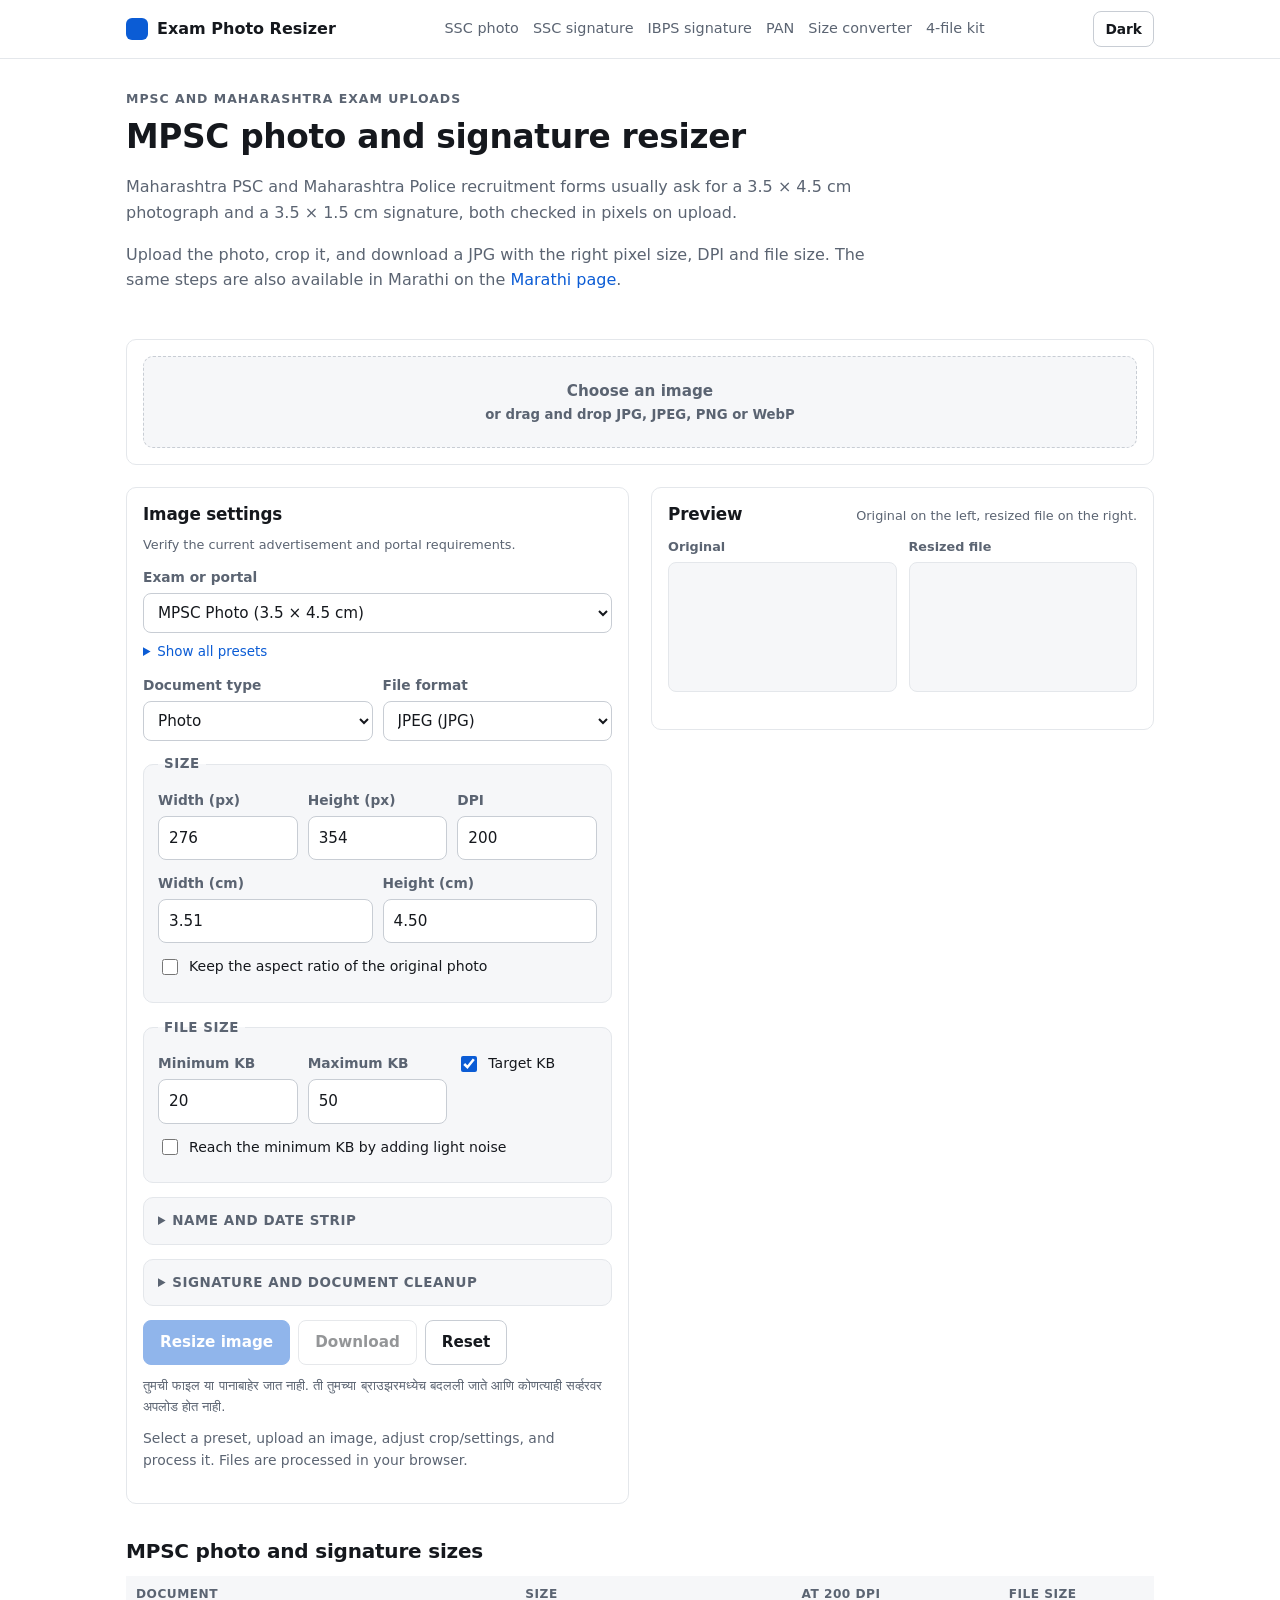
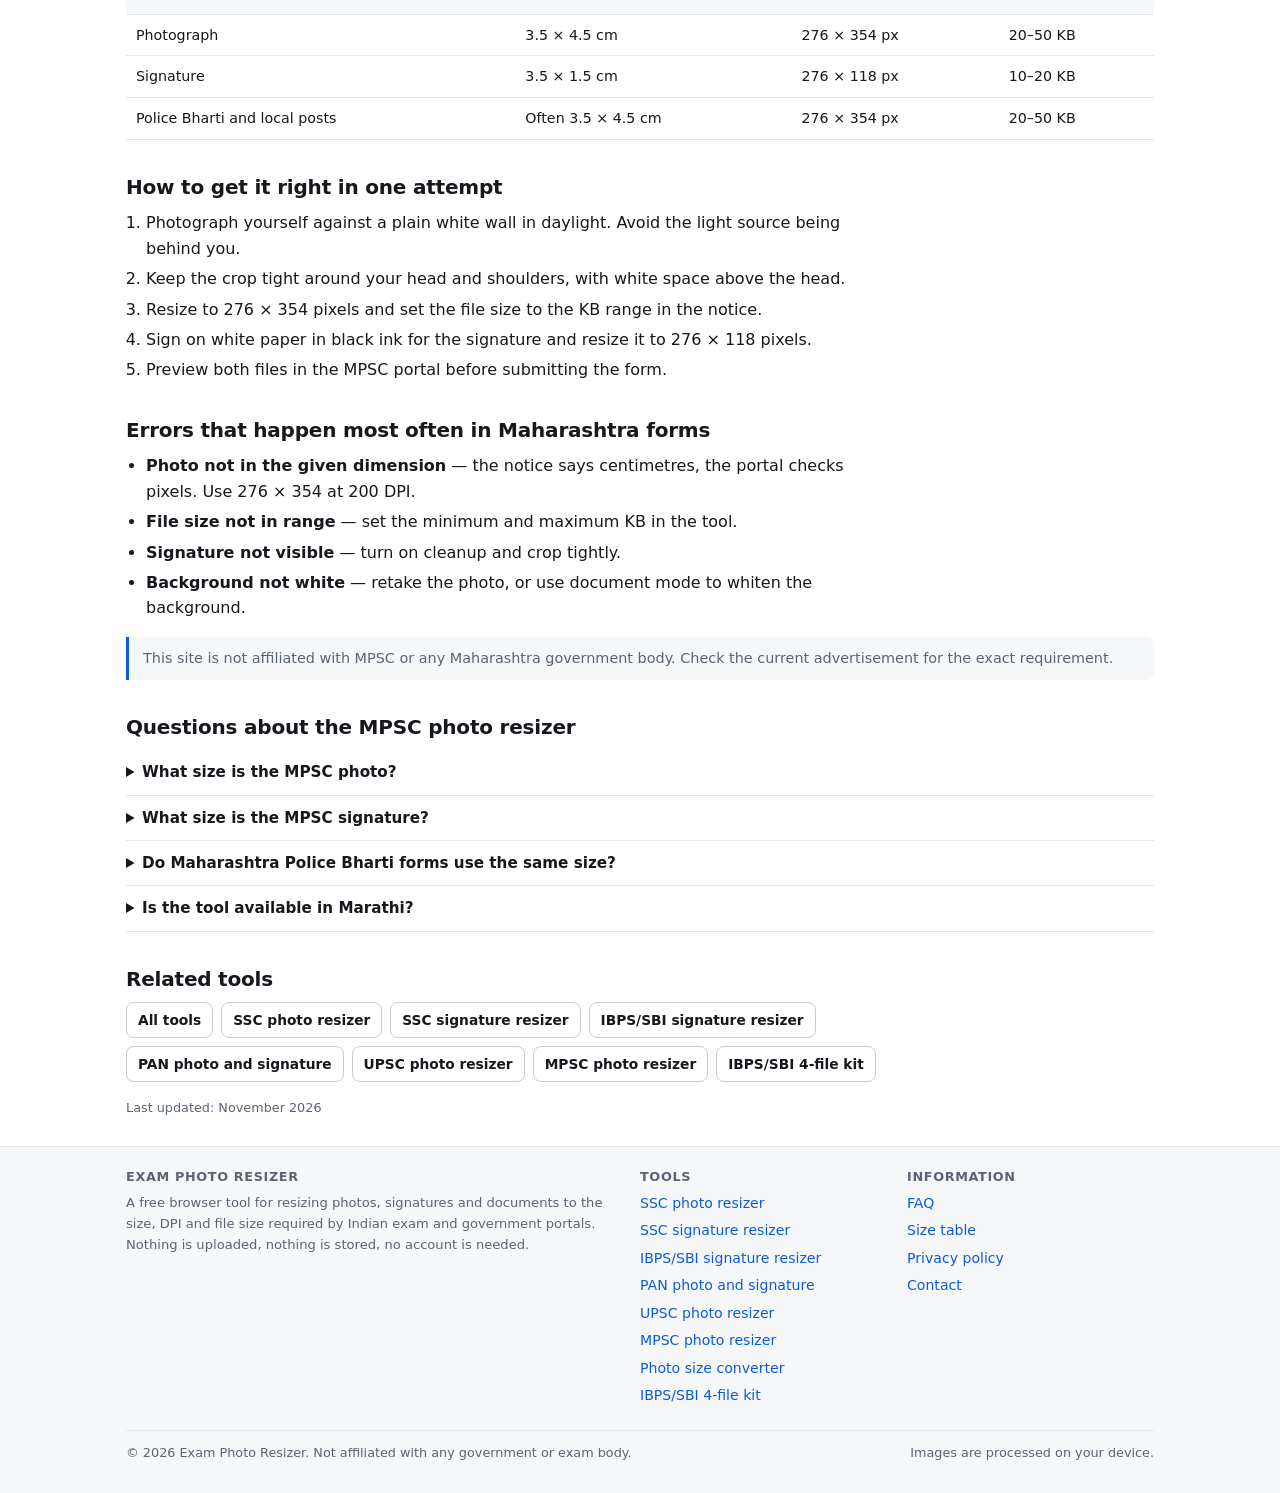
<file: mpsc-photo-resizer.html>
<!doctype html>
<html lang="en" data-theme="light" data-preset="mpsc-photo">
<head>
<meta charset="UTF-8" />
<meta name="viewport" content="width=device-width, initial-scale=1" />
<title>MPSC Photo and Signature Resizer — 3.5 x 4.5 cm for MPSC Forms</title>
<meta name="description" content="Resize photos and signatures for MPSC, Maharashtra Police Bharti and other Maharashtra exams to 3.5 x 4.5 cm (276 x 354 px at 200 DPI) and the required file size. Free, no upload." />
<meta name="theme-color" content="#ffffff" />
<link rel="canonical" href="https://rushikeshk1998.github.io/exam-photo-resizer-india/mpsc-photo-resizer.html" />
<link rel="alternate" hreflang="en" href="https://rushikeshk1998.github.io/exam-photo-resizer-india/mpsc-photo-resizer.html" />
<link rel="alternate" hreflang="mr" href="https://rushikeshk1998.github.io/exam-photo-resizer-india/mpsc-photo-resizer-mr.html" />
<link rel="alternate" hreflang="x-default" href="https://rushikeshk1998.github.io/exam-photo-resizer-india/mpsc-photo-resizer.html" />
<meta property="og:type" content="content" />
<meta property="og:title" content="MPSC Photo and Signature Resizer — 3.5 x 4.5 cm for MPSC Forms" />
<meta property="og:description" content="Resize photos and signatures for MPSC, Maharashtra Police Bharti and other Maharashtra exams to 3.5 x 4.5 cm (276 x 354 px at 200 DPI) and the required file size. Free, no upload." />
<meta property="og:url" content="https://rushikeshk1998.github.io/exam-photo-resizer-india/mpsc-photo-resizer.html" />
<meta name="twitter:card" content="summary" />
<link rel="stylesheet" href="./styles.css?v=9" />
<script type="application/ld+json">
{
 "@context": "https://schema.org",
 "@type": "FAQPage",
 "mainEntity": [
  {
   "@type": "Question",
   "name": "What size is the MPSC photo?",
   "acceptedAnswer": {
    "@type": "Answer",
    "text": "Commonly 3.5 x 4.5 cm, which is 276 x 354 pixels at 200 DPI, with a file size of about 20 to 50 KB."
   }
  },
  {
   "@type": "Question",
   "name": "What size is the MPSC signature?",
   "acceptedAnswer": {
    "@type": "Answer",
    "text": "Commonly 3.5 x 1.5 cm, which is 276 x 118 pixels at 200 DPI, with a file size of about 10 to 20 KB."
   }
  },
  {
   "@type": "Question",
   "name": "Do Maharashtra Police Bharti forms use the same photo size?",
   "acceptedAnswer": {
    "@type": "Answer",
    "text": "Most recruitment advertisements use a similar photo size, but the pixel and file size values can differ. Enter the numbers from the advertisement if they differ from the preset."
   }
  }
 ]
}
</script>
</head>
<body>
<a class="skip" href="#tool">Skip to the tool</a>

<header class="site-head">
  <div class="wrap head-in">
    <a class="brand" href="./"><span class="brand-dot" aria-hidden="true"></span>Exam Photo Resizer</a>
    <nav class="head-nav" aria-label="Main">
      <a href="./ssc-photo-resizer.html">SSC photo</a>
      <a href="./ssc-signature-resizer.html">SSC signature</a>
      <a href="./ibps-signature-resizer.html">IBPS signature</a>
      <a href="./pan-photo-signature-resizer.html">PAN</a>
      <a href="./photo-size-converter.html">Size converter</a>
      <a href="./ibps-sbi-kit.html">4-file kit</a>
    </nav>
    <div class="head-tools">
      <button id="themeToggle" class="btn btn-sm" type="button" aria-label="Switch between light and dark mode">Dark</button>
    </div>
  </div>
</header>

<main class="wrap">
  <section class="hero">
    <p class="eyebrow">MPSC and Maharashtra exam uploads</p>
    <h1>MPSC photo and signature resizer</h1>
    <p>Maharashtra PSC and Maharashtra Police recruitment forms usually ask for a 3.5 × 4.5 cm photograph and a 3.5 × 1.5 cm signature, both checked in pixels on upload.</p>
    <p>Upload the photo, crop it, and download a JPG with the right pixel size, DPI and file size. The same steps are also available in Marathi on the <a href="./mpsc-photo-resizer-mr.html">Marathi page</a>.</p>
  </section>

  <div class="ad" aria-label="Advertisement">
    <span>Advertisement</span>
    <div>Ad space &mdash; add your Google AdSense unit code here.</div>
  </div>

  <div id="tool" class="tool">

    <section class="card upload-card">
      <label class="drop" id="dropZone">
        <input id="fileInput" type="file" aria-label="Choose an image file" accept="image/*,.jpg,.jpeg,.jpe,.jfif,.png,.webp,.heic,.heif" />
        <b>Choose an image</b>
        <span>or drag and drop JPG, JPEG, PNG or WebP</span>
      </label>
    </section>
    <section class="card">
      <div class="card-head">
        <h2>Image settings</h2>
        <p class="note" id="presetNote">प्रीसेट निवडल्यावर साइज, DPI आणि फाइल आकार आपोआप भरले जातील.</p>
      </div>

      <div class="field">
        <label for="presetSelect">Exam or portal</label>
        <select id="presetSelect"></select>
        <details class="preset-more">
          <summary>Show all presets</summary>
          <div class="presets" id="presetChips" role="group" aria-label="Common presets"></div>
        </details>
      </div>

      <div class="grid2">
        <div class="field">
          <label for="docType">Document type</label>
          <select id="docType">
            <option value="photo">Photo</option>
            <option value="signature">Signature</option>
            <option value="thumb">Thumb impression</option>
            <option value="declaration">Handwritten declaration</option>
            <option value="document">Other document</option>
          </select>
        </div>
        <div class="field">
          <label for="format">File format</label>
          <select id="format">
            <option value="image/jpeg">JPEG (JPG)</option>
            <option value="image/png">PNG</option>
          </select>
        </div>
      </div>

      <fieldset>
        <legend>Size</legend>
        <div class="grid3">
          <div class="field"><label for="widthPx">Width (px)</label><input id="widthPx" type="number" min="1" inputmode="numeric" /></div>
          <div class="field"><label for="heightPx">Height (px)</label><input id="heightPx" type="number" min="1" inputmode="numeric" /></div>
          <div class="field"><label for="dpi">DPI</label><input id="dpi" type="number" min="72" inputmode="numeric" /></div>
        </div>
        <div class="grid2">
          <div class="field"><label for="widthCm">Width (cm)</label><input id="widthCm" type="number" min="0.01" step="0.01" inputmode="decimal" /></div>
          <div class="field"><label for="heightCm">Height (cm)</label><input id="heightCm" type="number" min="0.01" step="0.01" inputmode="decimal" /></div>
        </div>
        <label class="check" for="lockAspect"><input id="lockAspect" type="checkbox" /> Keep the aspect ratio of the original photo</label>
      </fieldset>

      <fieldset>
        <legend>File size</legend>
        <div class="grid3">
          <div class="field"><label for="minKb">Minimum KB</label><input id="minKb" type="number" min="1" inputmode="numeric" /></div>
          <div class="field"><label for="maxKb">Maximum KB</label><input id="maxKb" type="number" min="1" inputmode="numeric" /></div>
          <div class="field"><label class="check" for="autoCompress"><input id="autoCompress" type="checkbox" checked /> Target KB</label></div>
        </div>
        <label class="check" for="padToMin"><input id="padToMin" type="checkbox" /> Reach the minimum KB by adding light noise</label>
      </fieldset>

      <details class="fieldset" id="slateBlock"><summary>Name and date strip</summary>
        <label class="check" for="slateOn"><input id="slateOn" type="checkbox" /> Print name and date on the image</label>
        <div class="grid2">
          <div class="field"><label for="slateName">Candidate name</label><input id="slateName" type="text" autocomplete="name" placeholder="Name as in the form" /></div>
          <div class="field"><label for="slateDate">Date of photo</label><input id="slateDate" type="date" /></div>
        </div>
        <div class="field"><label for="slateText">Custom strip text</label><input id="slateText" type="text" placeholder="Leave blank to use name and date" /></div>
      </details>

      <details class="fieldset" id="cleanupBlock"><summary>Signature and document cleanup</summary>
        <label class="check" for="enhanceOn"><input id="enhanceOn" type="checkbox" /> Enable cleanup</label>
        <div class="grid2">
          <div class="field">
            <label for="enhanceMode">Mode</label>
            <select id="enhanceMode">
              <option value="signature">Signature &mdash; darker and thicker strokes</option>
              <option value="scan">Document &mdash; whiter background</option>
              <option value="off">Off</option>
            </select>
          </div>
          <div class="field"><label for="threshold">Threshold <span id="thresholdVal">160</span></label><input id="threshold" type="range" min="80" max="220" value="160" /></div>
        </div>
        <div class="grid2">
          <div class="field"><label for="thickness">Ink thickness <span id="thicknessVal">1</span></label><input id="thickness" type="range" min="0" max="2" value="1" /></div>
          <div class="field"><label for="contrast">Contrast <span id="contrastVal">115%</span></label><input id="contrast" type="range" min="80" max="160" value="115" /></div>
        </div>
      </details>

      <div class="actions">
        <button id="processBtn" class="btn btn-primary" type="button" disabled>Resize image</button>
        <button id="downloadBtn" class="btn" type="button" disabled>Download</button>
        <button id="resetBtn" class="btn" type="button">Reset</button>
      </div>
      <p class="privacy-note">तुमची फाइल या पानाबाहेर जात नाही. ती तुमच्या ब्राउझरमध्येच बदलली जाते आणि कोणत्याही सर्व्हरवर अपलोड होत नाही.</p>
      <p id="status" class="status" role="status" aria-live="polite"></p>
    </section>

    <section class="card">
      <div class="card-head">
        <h2>Preview</h2>
        <p class="note">Original on the left, resized file on the right.</p>
      </div>


      <div class="crop" id="cropPanel" hidden>
        <h3>Crop</h3>
        <p class="help">Drag the image to move it. Use zoom to match the output ratio.</p>
        <canvas id="cropCanvas" class="crop-canvas"></canvas>
        <div class="crop-row">
          <div class="field"><label for="cropZoom">Zoom <span id="cropZoomVal">100%</span></label><input id="cropZoom" type="range" min="100" max="300" value="100" /></div>
          <div class="actions" style="margin:0;">
            <button id="cropCenterBtn" class="btn btn-sm" type="button">Centre</button>
            <button id="cropFitBtn" class="btn btn-sm" type="button">Reset</button>
          </div>
        </div>
      </div>

      <div class="compare">
        <figure>
          <figcaption>Original</figcaption>
          <canvas id="originalCanvas"></canvas>
          <div id="originalMeta" class="meta"></div>
        </figure>
        <figure>
          <figcaption>Resized file</figcaption>
          <canvas id="outputCanvas"></canvas>
          <div id="outputMeta" class="meta"></div>
        </figure>
      </div>
    </section>
  </div>

  <section class="content">
    <h2>MPSC photo and signature sizes</h2>
    <div class="table-wrap">
      <table>
        <thead><tr><th>Document</th><th>Size</th><th>At 200 DPI</th><th>File size</th></tr></thead>
        <tbody>
          <tr><td>Photograph</td><td>3.5 × 4.5 cm</td><td>276 × 354 px</td><td>20–50 KB</td></tr>
          <tr><td>Signature</td><td>3.5 × 1.5 cm</td><td>276 × 118 px</td><td>10–20 KB</td></tr>
          <tr><td>Police Bharti and local posts</td><td>Often 3.5 × 4.5 cm</td><td>276 × 354 px</td><td>20–50 KB</td></tr>
        </tbody>
      </table>
    </div>

    <h2>How to get it right in one attempt</h2>
    <ol>
      <li>Photograph yourself against a plain white wall in daylight. Avoid the light source being behind you.</li>
      <li>Keep the crop tight around your head and shoulders, with white space above the head.</li>
      <li>Resize to 276 × 354 pixels and set the file size to the KB range in the notice.</li>
      <li>Sign on white paper in black ink for the signature and resize it to 276 × 118 pixels.</li>
      <li>Preview both files in the MPSC portal before submitting the form.</li>
    </ol>

    <h2>Errors that happen most often in Maharashtra forms</h2>
    <ul>
      <li><strong>Photo not in the given dimension</strong> — the notice says centimetres, the portal checks pixels. Use 276 × 354 at 200 DPI.</li>
      <li><strong>File size not in range</strong> — set the minimum and maximum KB in the tool.</li>
      <li><strong>Signature not visible</strong> — turn on cleanup and crop tightly.</li>
      <li><strong>Background not white</strong> — retake the photo, or use document mode to whiten the background.</li>
    </ul>

    <div class="note-box">This site is not affiliated with MPSC or any Maharashtra government body. Check the current advertisement for the exact requirement.</div>

    <h2 id="faq">Questions about the MPSC photo resizer</h2>
    <div class="faq">
      <details><summary>What size is the MPSC photo?</summary><p>Commonly 3.5 x 4.5 cm, which is 276 x 354 pixels at 200 DPI, with a file size of about 20 to 50 KB.</p></details>
      <details><summary>What size is the MPSC signature?</summary><p>Commonly 3.5 x 1.5 cm, which is 276 x 118 pixels at 200 DPI, with a file size of about 10 to 20 KB.</p></details>
      <details><summary>Do Maharashtra Police Bharti forms use the same size?</summary><p>Most recruitment advertisements use a similar photo size, but the pixel and file size values can differ. Read the size line in the advertisement and enter those numbers directly if they differ from the preset.</p></details>
      <details><summary>Is the tool available in Marathi?</summary><p>Yes. A Marathi version of this page with the same steps in Marathi is linked at the top of the page.</p></details>
    </div>
  </section>

  <div class="ad" aria-label="Advertisement">
    <span>Advertisement</span>
    <div>In-content ad space &mdash; add your Google AdSense unit code here.</div>
  </div>

  <section class="content">
    <h2>Related tools</h2>
    <ul class="linklist">
      <li><a class="btn btn-sm" href="./">All tools</a></li>
      <li><a class="btn btn-sm" href="./ssc-photo-resizer.html">SSC photo resizer</a></li>
      <li><a class="btn btn-sm" href="./ssc-signature-resizer.html">SSC signature resizer</a></li>
      <li><a class="btn btn-sm" href="./ibps-signature-resizer.html">IBPS/SBI signature resizer</a></li>
      <li><a class="btn btn-sm" href="./pan-photo-signature-resizer.html">PAN photo and signature</a></li>
      <li><a class="btn btn-sm" href="./upsc-photo-resizer.html">UPSC photo resizer</a></li>
      <li><a class="btn btn-sm" href="./mpsc-photo-resizer.html">MPSC photo resizer</a></li>
      <li><a class="btn btn-sm" href="./ibps-sbi-kit.html">IBPS/SBI 4-file kit</a></li>
    </ul>
    <p class="updated">Last updated: November 2026</p>
  </section>
</main>

<footer class="site-foot">
  <div class="wrap">
    <div class="foot-grid">
      <div>
        <h3>Exam Photo Resizer</h3>
        <p class="foot-note">A free browser tool for resizing photos, signatures and documents to the size, DPI and file size required by Indian exam and government portals. Nothing is uploaded, nothing is stored, no account is needed.</p>
      </div>
      <div>
        <h3>Tools</h3>
        <ul>
          <li><a href="./ssc-photo-resizer.html">SSC photo resizer</a></li>
          <li><a href="./ssc-signature-resizer.html">SSC signature resizer</a></li>
          <li><a href="./ibps-signature-resizer.html">IBPS/SBI signature resizer</a></li>
          <li><a href="./pan-photo-signature-resizer.html">PAN photo and signature</a></li>
          <li><a href="./upsc-photo-resizer.html">UPSC photo resizer</a></li>
          <li><a href="./mpsc-photo-resizer.html">MPSC photo resizer</a></li>
          <li><a href="./photo-size-converter.html">Photo size converter</a></li>
          <li><a href="./ibps-sbi-kit.html">IBPS/SBI 4-file kit</a></li>
        </ul>
      </div>
      <div>
        <h3>Information</h3>
        <ul>
          <li><a href="./#faq">FAQ</a></li>
          <li><a href="./#sizes">Size table</a></li>
          <li><a href="./privacy.html">Privacy policy</a></li>
          <li><a href="./contact.html">Contact</a></li>
        </ul>
      </div>
    </div>
    <div class="foot-bottom">
      <span>&copy; 2026 Exam Photo Resizer. Not affiliated with any government or exam body.</span>
      <span>Images are processed on your device.</span>
    </div>
  </div>
</footer>

<script src="./zip-store.js?v=9"></script>
<script src="./app.js?v=9"></script>
</body>
</html>
</file>
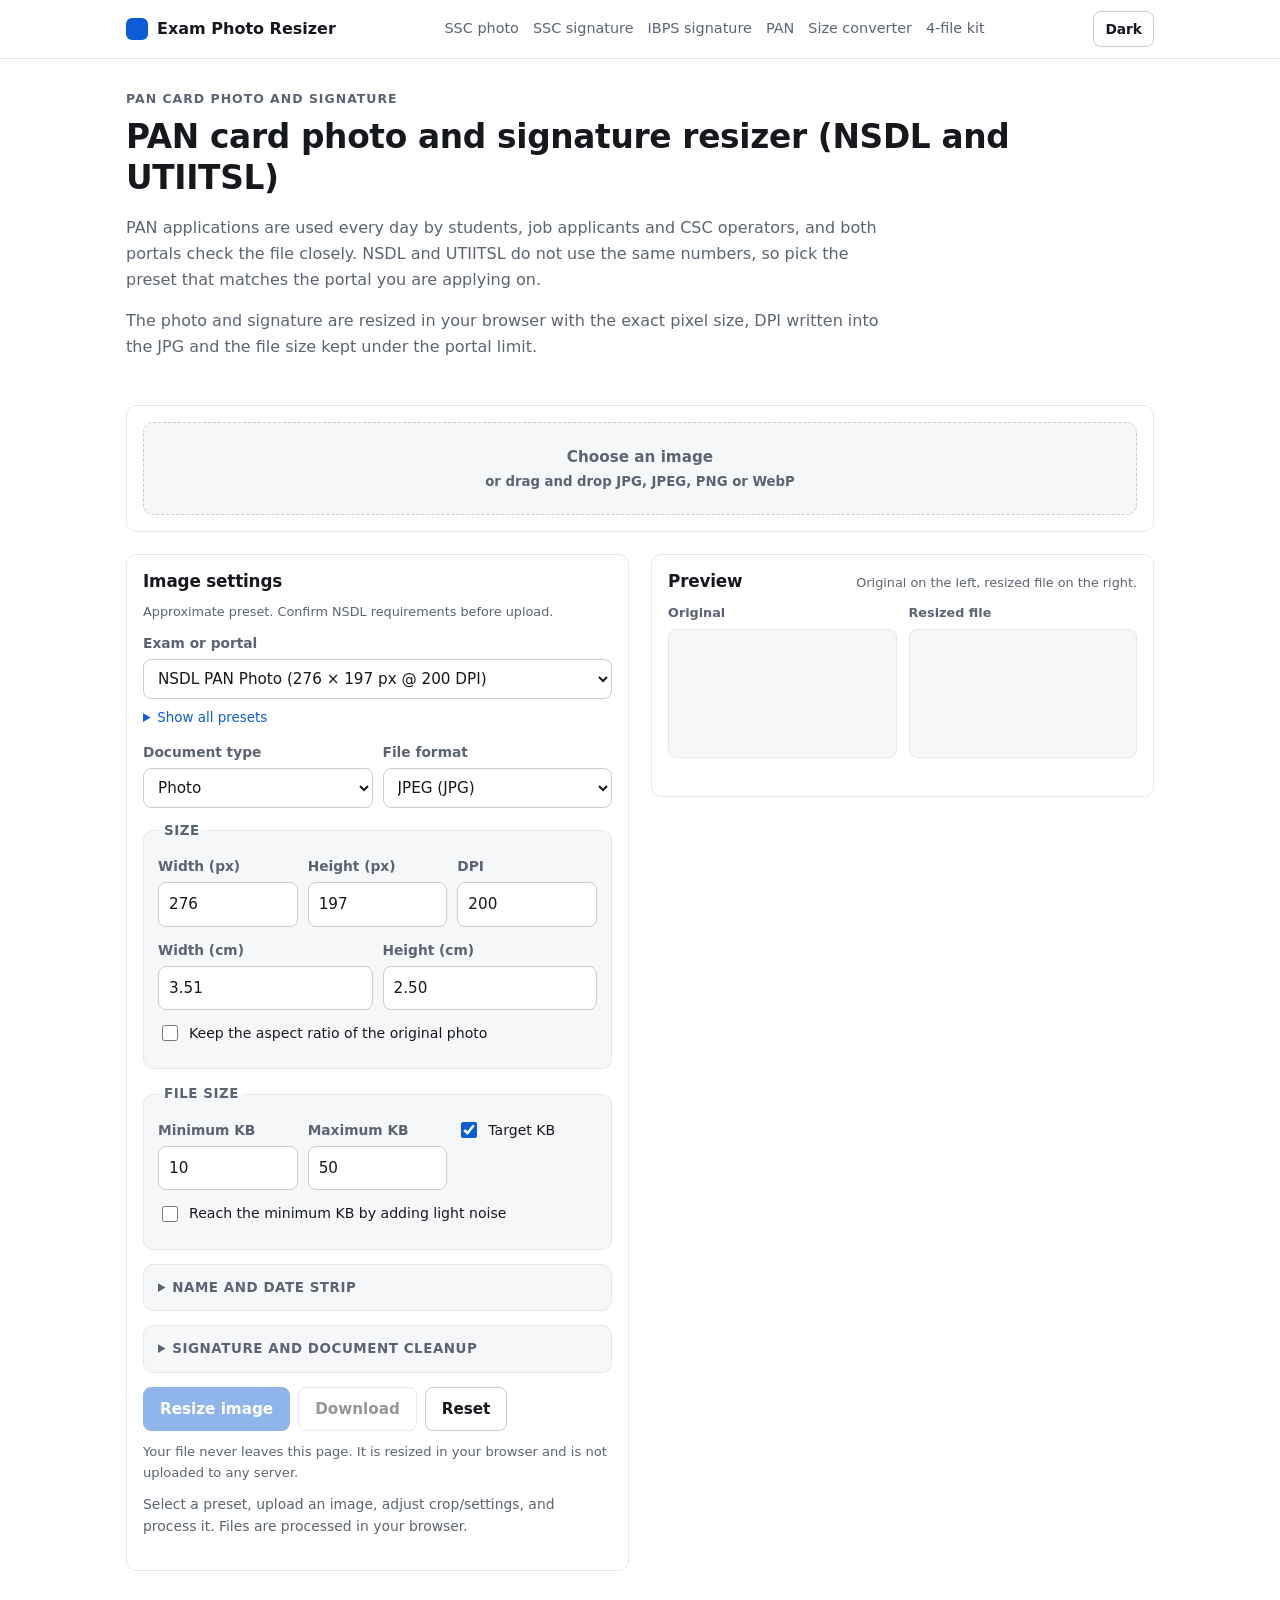
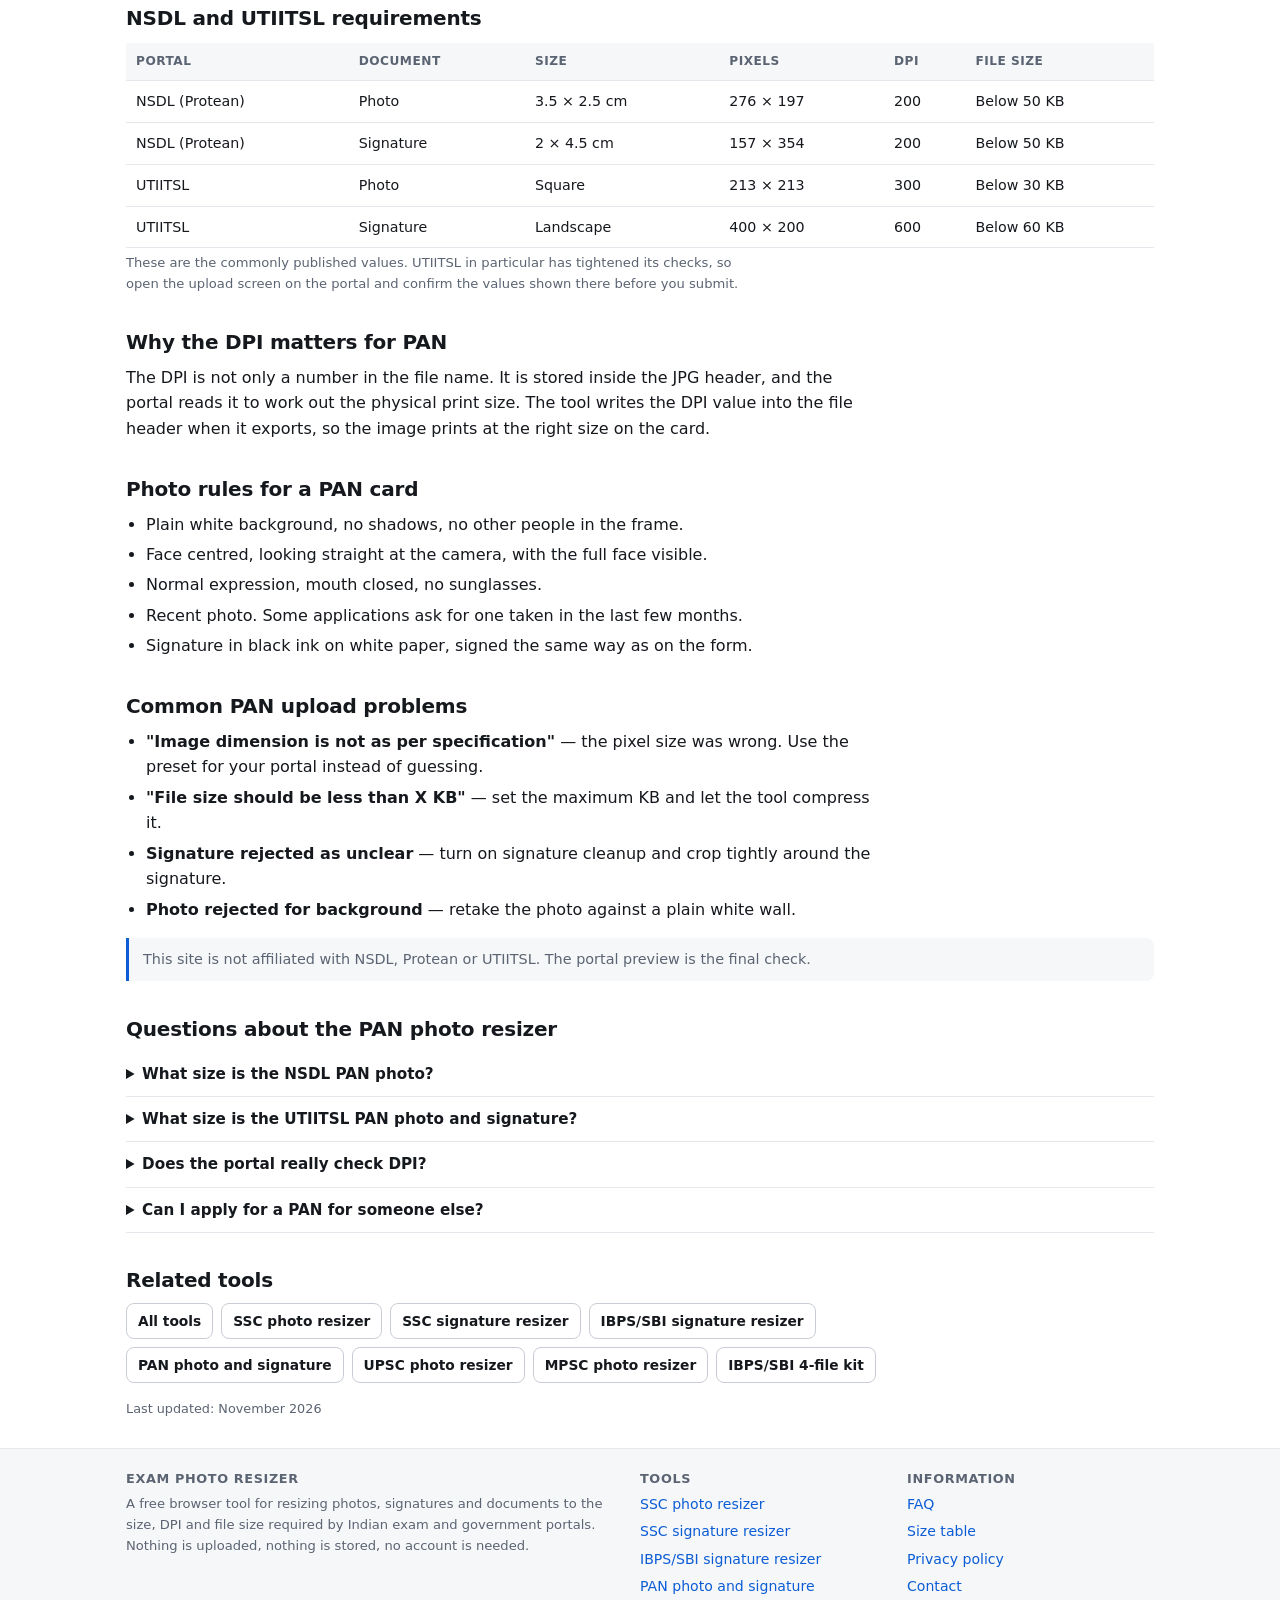
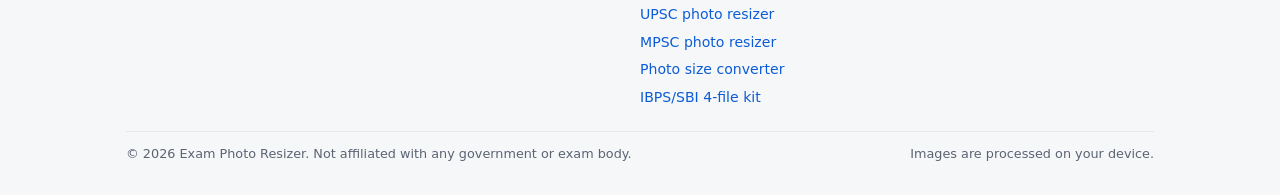
<file: pan-photo-signature-resizer.html>
<!doctype html>
<html lang="en" data-theme="light" data-preset="nsdl-pan-photo">
<head>
<meta charset="UTF-8" />
<meta name="viewport" content="width=device-width, initial-scale=1" />
<title>PAN Card Photo and Signature Resizer — NSDL and UTIITSL Sizes</title>
<meta name="description" content="Resize PAN card photo and signature for NSDL and UTIITSL uploads. Set pixels, DPI and KB in one step, including the strict 213 x 213 and 600 DPI signature requirements. Free browser tool." />
<meta name="theme-color" content="#ffffff" />
<link rel="canonical" href="https://rushikeshk1998.github.io/exam-photo-resizer-india/pan-photo-signature-resizer.html" />
<meta property="og:type" content="content" />
<meta property="og:title" content="PAN Card Photo and Signature Resizer — NSDL and UTIITSL Sizes" />
<meta property="og:description" content="Resize PAN card photo and signature for NSDL and UTIITSL uploads. Set pixels, DPI and KB in one step, including the strict 213 x 213 and 600 DPI signature requirements. Free browser tool." />
<meta property="og:url" content="https://rushikeshk1998.github.io/exam-photo-resizer-india/pan-photo-signature-resizer.html" />
<meta name="twitter:card" content="summary" />
<link rel="stylesheet" href="./styles.css?v=9" />
<script type="application/ld+json">
{
 "@context": "https://schema.org",
 "@type": "FAQPage",
 "mainEntity": [
  {
   "@type": "Question",
   "name": "What size is the NSDL PAN photo?",
   "acceptedAnswer": {
    "@type": "Answer",
    "text": "Commonly 3.5 x 2.5 cm at 200 DPI, which is 276 x 197 pixels, with the file under 50 KB."
   }
  },
  {
   "@type": "Question",
   "name": "What size is the UTIITSL PAN photo and signature?",
   "acceptedAnswer": {
    "@type": "Answer",
    "text": "The UTI photo is commonly 213 x 213 pixels and the signature 400 x 200 pixels at 600 DPI in black and white, with strict file size limits."
   }
  },
  {
   "@type": "Question",
   "name": "Does the PAN portal check DPI?",
   "acceptedAnswer": {
    "@type": "Answer",
    "text": "Some portals do, because the physical print size is calculated from the DPI stored in the file header. The tool writes the chosen DPI into the JPG header on export."
   }
  }
 ]
}
</script>
</head>
<body>
<a class="skip" href="#tool">Skip to the tool</a>

<header class="site-head">
  <div class="wrap head-in">
    <a class="brand" href="./"><span class="brand-dot" aria-hidden="true"></span>Exam Photo Resizer</a>
    <nav class="head-nav" aria-label="Main">
      <a href="./ssc-photo-resizer.html">SSC photo</a>
      <a href="./ssc-signature-resizer.html">SSC signature</a>
      <a href="./ibps-signature-resizer.html">IBPS signature</a>
      <a href="./pan-photo-signature-resizer.html">PAN</a>
      <a href="./photo-size-converter.html">Size converter</a>
      <a href="./ibps-sbi-kit.html">4-file kit</a>
    </nav>
    <div class="head-tools">
      <button id="themeToggle" class="btn btn-sm" type="button" aria-label="Switch between light and dark mode">Dark</button>
    </div>
  </div>
</header>

<main class="wrap">
  <section class="hero">
    <p class="eyebrow">PAN card photo and signature</p>
    <h1>PAN card photo and signature resizer (NSDL and UTIITSL)</h1>
    <p>PAN applications are used every day by students, job applicants and CSC operators, and both portals check the file closely. NSDL and UTIITSL do not use the same numbers, so pick the preset that matches the portal you are applying on.</p>
    <p>The photo and signature are resized in your browser with the exact pixel size, DPI written into the JPG and the file size kept under the portal limit.</p>
  </section>

  <div class="ad" aria-label="Advertisement">
    <span>Advertisement</span>
    <div>Ad space &mdash; add your Google AdSense unit code here.</div>
  </div>

  <div id="tool" class="tool">

    <section class="card upload-card">
      <label class="drop" id="dropZone">
        <input id="fileInput" type="file" aria-label="Choose an image file" accept="image/*,.jpg,.jpeg,.jpe,.jfif,.png,.webp,.heic,.heif" />
        <b>Choose an image</b>
        <span>or drag and drop JPG, JPEG, PNG or WebP</span>
      </label>
    </section>
    <section class="card">
      <div class="card-head">
        <h2>Image settings</h2>
        <p class="note" id="presetNote">Choose a preset to fill in the size, DPI and file size limits.</p>
      </div>

      <div class="field">
        <label for="presetSelect">Exam or portal</label>
        <select id="presetSelect"></select>
        <details class="preset-more">
          <summary>Show all presets</summary>
          <div class="presets" id="presetChips" role="group" aria-label="Common presets"></div>
        </details>
      </div>

      <div class="grid2">
        <div class="field">
          <label for="docType">Document type</label>
          <select id="docType">
            <option value="photo">Photo</option>
            <option value="signature">Signature</option>
            <option value="thumb">Thumb impression</option>
            <option value="declaration">Handwritten declaration</option>
            <option value="document">Other document</option>
          </select>
        </div>
        <div class="field">
          <label for="format">File format</label>
          <select id="format">
            <option value="image/jpeg">JPEG (JPG)</option>
            <option value="image/png">PNG</option>
          </select>
        </div>
      </div>

      <fieldset>
        <legend>Size</legend>
        <div class="grid3">
          <div class="field"><label for="widthPx">Width (px)</label><input id="widthPx" type="number" min="1" inputmode="numeric" /></div>
          <div class="field"><label for="heightPx">Height (px)</label><input id="heightPx" type="number" min="1" inputmode="numeric" /></div>
          <div class="field"><label for="dpi">DPI</label><input id="dpi" type="number" min="72" inputmode="numeric" /></div>
        </div>
        <div class="grid2">
          <div class="field"><label for="widthCm">Width (cm)</label><input id="widthCm" type="number" min="0.01" step="0.01" inputmode="decimal" /></div>
          <div class="field"><label for="heightCm">Height (cm)</label><input id="heightCm" type="number" min="0.01" step="0.01" inputmode="decimal" /></div>
        </div>
        <label class="check" for="lockAspect"><input id="lockAspect" type="checkbox" /> Keep the aspect ratio of the original photo</label>
      </fieldset>

      <fieldset>
        <legend>File size</legend>
        <div class="grid3">
          <div class="field"><label for="minKb">Minimum KB</label><input id="minKb" type="number" min="1" inputmode="numeric" /></div>
          <div class="field"><label for="maxKb">Maximum KB</label><input id="maxKb" type="number" min="1" inputmode="numeric" /></div>
          <div class="field"><label class="check" for="autoCompress"><input id="autoCompress" type="checkbox" checked /> Target KB</label></div>
        </div>
        <label class="check" for="padToMin"><input id="padToMin" type="checkbox" /> Reach the minimum KB by adding light noise</label>
      </fieldset>

      <details class="fieldset" id="slateBlock"><summary>Name and date strip</summary>
        <label class="check" for="slateOn"><input id="slateOn" type="checkbox" /> Print name and date on the image</label>
        <div class="grid2">
          <div class="field"><label for="slateName">Candidate name</label><input id="slateName" type="text" autocomplete="name" placeholder="Name as in the form" /></div>
          <div class="field"><label for="slateDate">Date of photo</label><input id="slateDate" type="date" /></div>
        </div>
        <div class="field"><label for="slateText">Custom strip text</label><input id="slateText" type="text" placeholder="Leave blank to use name and date" /></div>
      </details>

      <details class="fieldset" id="cleanupBlock"><summary>Signature and document cleanup</summary>
        <label class="check" for="enhanceOn"><input id="enhanceOn" type="checkbox" /> Enable cleanup</label>
        <div class="grid2">
          <div class="field">
            <label for="enhanceMode">Mode</label>
            <select id="enhanceMode">
              <option value="signature">Signature &mdash; darker and thicker strokes</option>
              <option value="scan">Document &mdash; whiter background</option>
              <option value="off">Off</option>
            </select>
          </div>
          <div class="field"><label for="threshold">Threshold <span id="thresholdVal">160</span></label><input id="threshold" type="range" min="80" max="220" value="160" /></div>
        </div>
        <div class="grid2">
          <div class="field"><label for="thickness">Ink thickness <span id="thicknessVal">1</span></label><input id="thickness" type="range" min="0" max="2" value="1" /></div>
          <div class="field"><label for="contrast">Contrast <span id="contrastVal">115%</span></label><input id="contrast" type="range" min="80" max="160" value="115" /></div>
        </div>
      </details>

      <div class="actions">
        <button id="processBtn" class="btn btn-primary" type="button" disabled>Resize image</button>
        <button id="downloadBtn" class="btn" type="button" disabled>Download</button>
        <button id="resetBtn" class="btn" type="button">Reset</button>
      </div>
      <p class="privacy-note">Your file never leaves this page. It is resized in your browser and is not uploaded to any server.</p>
      <p id="status" class="status" role="status" aria-live="polite"></p>
    </section>

    <section class="card">
      <div class="card-head">
        <h2>Preview</h2>
        <p class="note">Original on the left, resized file on the right.</p>
      </div>


      <div class="crop" id="cropPanel" hidden>
        <h3>Crop</h3>
        <p class="help">Drag the image to move it. Use zoom to match the output ratio.</p>
        <canvas id="cropCanvas" class="crop-canvas"></canvas>
        <div class="crop-row">
          <div class="field"><label for="cropZoom">Zoom <span id="cropZoomVal">100%</span></label><input id="cropZoom" type="range" min="100" max="300" value="100" /></div>
          <div class="actions" style="margin:0;">
            <button id="cropCenterBtn" class="btn btn-sm" type="button">Centre</button>
            <button id="cropFitBtn" class="btn btn-sm" type="button">Reset</button>
          </div>
        </div>
      </div>

      <div class="compare">
        <figure>
          <figcaption>Original</figcaption>
          <canvas id="originalCanvas"></canvas>
          <div id="originalMeta" class="meta"></div>
        </figure>
        <figure>
          <figcaption>Resized file</figcaption>
          <canvas id="outputCanvas"></canvas>
          <div id="outputMeta" class="meta"></div>
        </figure>
      </div>
    </section>
  </div>

  <section class="content">
    <h2>NSDL and UTIITSL requirements</h2>
    <div class="table-wrap">
      <table>
        <thead><tr><th>Portal</th><th>Document</th><th>Size</th><th>Pixels</th><th>DPI</th><th>File size</th></tr></thead>
        <tbody>
          <tr><td>NSDL (Protean)</td><td>Photo</td><td>3.5 × 2.5 cm</td><td>276 × 197</td><td>200</td><td>Below 50 KB</td></tr>
          <tr><td>NSDL (Protean)</td><td>Signature</td><td>2 × 4.5 cm</td><td>157 × 354</td><td>200</td><td>Below 50 KB</td></tr>
          <tr><td>UTIITSL</td><td>Photo</td><td>Square</td><td>213 × 213</td><td>300</td><td>Below 30 KB</td></tr>
          <tr><td>UTIITSL</td><td>Signature</td><td>Landscape</td><td>400 × 200</td><td>600</td><td>Below 60 KB</td></tr>
        </tbody>
      </table>
    </div>
    <p class="help">These are the commonly published values. UTIITSL in particular has tightened its checks, so open the upload screen on the portal and confirm the values shown there before you submit.</p>

    <h2>Why the DPI matters for PAN</h2>
    <p>The DPI is not only a number in the file name. It is stored inside the JPG header, and the portal reads it to work out the physical print size. The tool writes the DPI value into the file header when it exports, so the image prints at the right size on the card.</p>

    <h2>Photo rules for a PAN card</h2>
    <ul>
      <li>Plain white background, no shadows, no other people in the frame.</li>
      <li>Face centred, looking straight at the camera, with the full face visible.</li>
      <li>Normal expression, mouth closed, no sunglasses.</li>
      <li>Recent photo. Some applications ask for one taken in the last few months.</li>
      <li>Signature in black ink on white paper, signed the same way as on the form.</li>
    </ul>

    <h2>Common PAN upload problems</h2>
    <ul>
      <li><strong>"Image dimension is not as per specification"</strong> — the pixel size was wrong. Use the preset for your portal instead of guessing.</li>
      <li><strong>"File size should be less than X KB"</strong> — set the maximum KB and let the tool compress it.</li>
      <li><strong>Signature rejected as unclear</strong> — turn on signature cleanup and crop tightly around the signature.</li>
      <li><strong>Photo rejected for background</strong> — retake the photo against a plain white wall.</li>
    </ul>

    <div class="note-box">This site is not affiliated with NSDL, Protean or UTIITSL. The portal preview is the final check.</div>

    <h2 id="faq">Questions about the PAN photo resizer</h2>
    <div class="faq">
      <details><summary>What size is the NSDL PAN photo?</summary><p>Commonly 3.5 x 2.5 cm at 200 DPI, which is 276 x 197 pixels, with the file under 50 KB.</p></details>
      <details><summary>What size is the UTIITSL PAN photo and signature?</summary><p>The UTI photo is commonly 213 x 213 pixels and the signature 400 x 200 pixels at 600 DPI in black and white, with strict file size limits.</p></details>
      <details><summary>Does the portal really check DPI?</summary><p>Some do, because the physical print size is calculated from the DPI stored in the file. The tool writes the chosen DPI into the JPG header when it saves.</p></details>
      <details><summary>Can I apply for a PAN for someone else?</summary><p>Yes, but the photo and signature must be of the person the card is for. Many people use this tool at CSC or Jan Seva Kendra counters for applicants who cannot upload themselves.</p></details>
    </div>
  </section>

  <div class="ad" aria-label="Advertisement">
    <span>Advertisement</span>
    <div>In-content ad space &mdash; add your Google AdSense unit code here.</div>
  </div>

  <section class="content">
    <h2>Related tools</h2>
    <ul class="linklist">
      <li><a class="btn btn-sm" href="./">All tools</a></li>
      <li><a class="btn btn-sm" href="./ssc-photo-resizer.html">SSC photo resizer</a></li>
      <li><a class="btn btn-sm" href="./ssc-signature-resizer.html">SSC signature resizer</a></li>
      <li><a class="btn btn-sm" href="./ibps-signature-resizer.html">IBPS/SBI signature resizer</a></li>
      <li><a class="btn btn-sm" href="./pan-photo-signature-resizer.html">PAN photo and signature</a></li>
      <li><a class="btn btn-sm" href="./upsc-photo-resizer.html">UPSC photo resizer</a></li>
      <li><a class="btn btn-sm" href="./mpsc-photo-resizer.html">MPSC photo resizer</a></li>
      <li><a class="btn btn-sm" href="./ibps-sbi-kit.html">IBPS/SBI 4-file kit</a></li>
    </ul>
    <p class="updated">Last updated: November 2026</p>
  </section>
</main>

<footer class="site-foot">
  <div class="wrap">
    <div class="foot-grid">
      <div>
        <h3>Exam Photo Resizer</h3>
        <p class="foot-note">A free browser tool for resizing photos, signatures and documents to the size, DPI and file size required by Indian exam and government portals. Nothing is uploaded, nothing is stored, no account is needed.</p>
      </div>
      <div>
        <h3>Tools</h3>
        <ul>
          <li><a href="./ssc-photo-resizer.html">SSC photo resizer</a></li>
          <li><a href="./ssc-signature-resizer.html">SSC signature resizer</a></li>
          <li><a href="./ibps-signature-resizer.html">IBPS/SBI signature resizer</a></li>
          <li><a href="./pan-photo-signature-resizer.html">PAN photo and signature</a></li>
          <li><a href="./upsc-photo-resizer.html">UPSC photo resizer</a></li>
          <li><a href="./mpsc-photo-resizer.html">MPSC photo resizer</a></li>
          <li><a href="./photo-size-converter.html">Photo size converter</a></li>
          <li><a href="./ibps-sbi-kit.html">IBPS/SBI 4-file kit</a></li>
        </ul>
      </div>
      <div>
        <h3>Information</h3>
        <ul>
          <li><a href="./#faq">FAQ</a></li>
          <li><a href="./#sizes">Size table</a></li>
          <li><a href="./privacy.html">Privacy policy</a></li>
          <li><a href="./contact.html">Contact</a></li>
        </ul>
      </div>
    </div>
    <div class="foot-bottom">
      <span>&copy; 2026 Exam Photo Resizer. Not affiliated with any government or exam body.</span>
      <span>Images are processed on your device.</span>
    </div>
  </div>
</footer>

<script src="./zip-store.js?v=9"></script>
<script src="./app.js?v=9"></script>
</body>
</html>
</file>
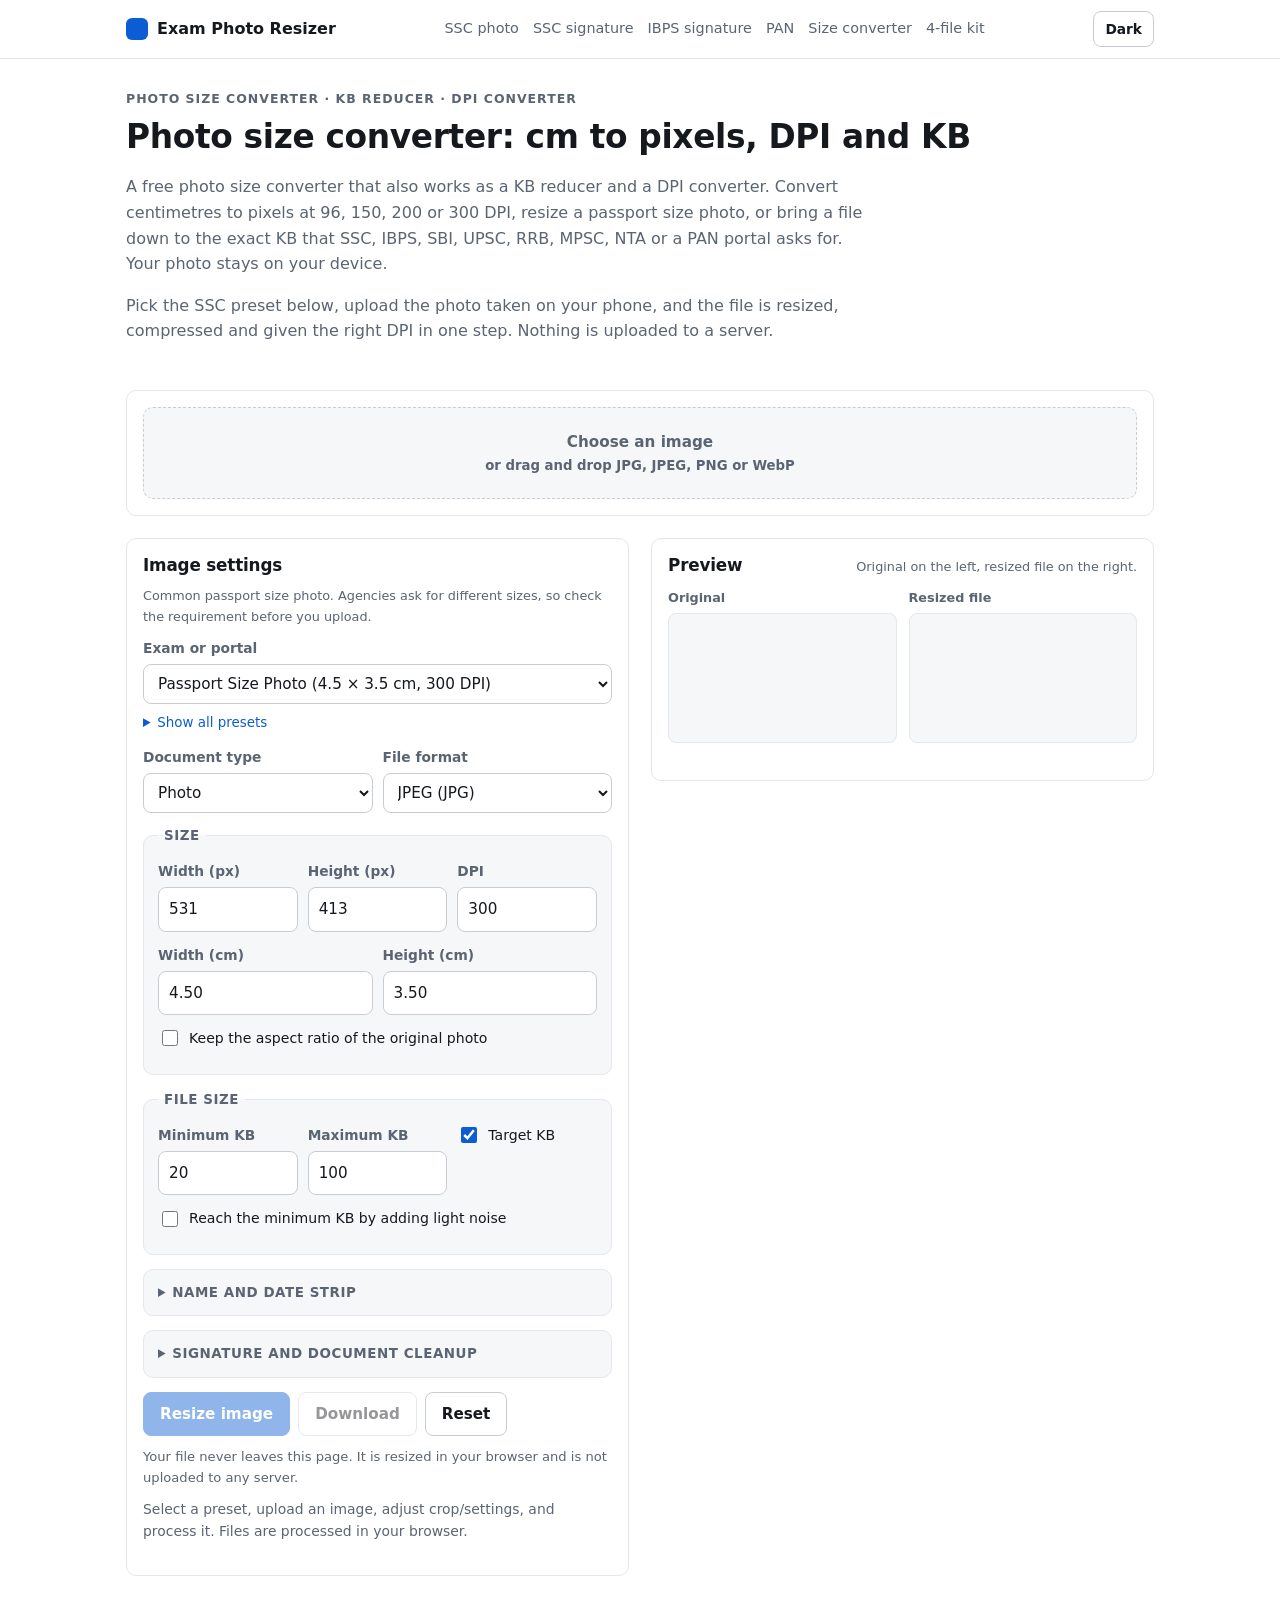
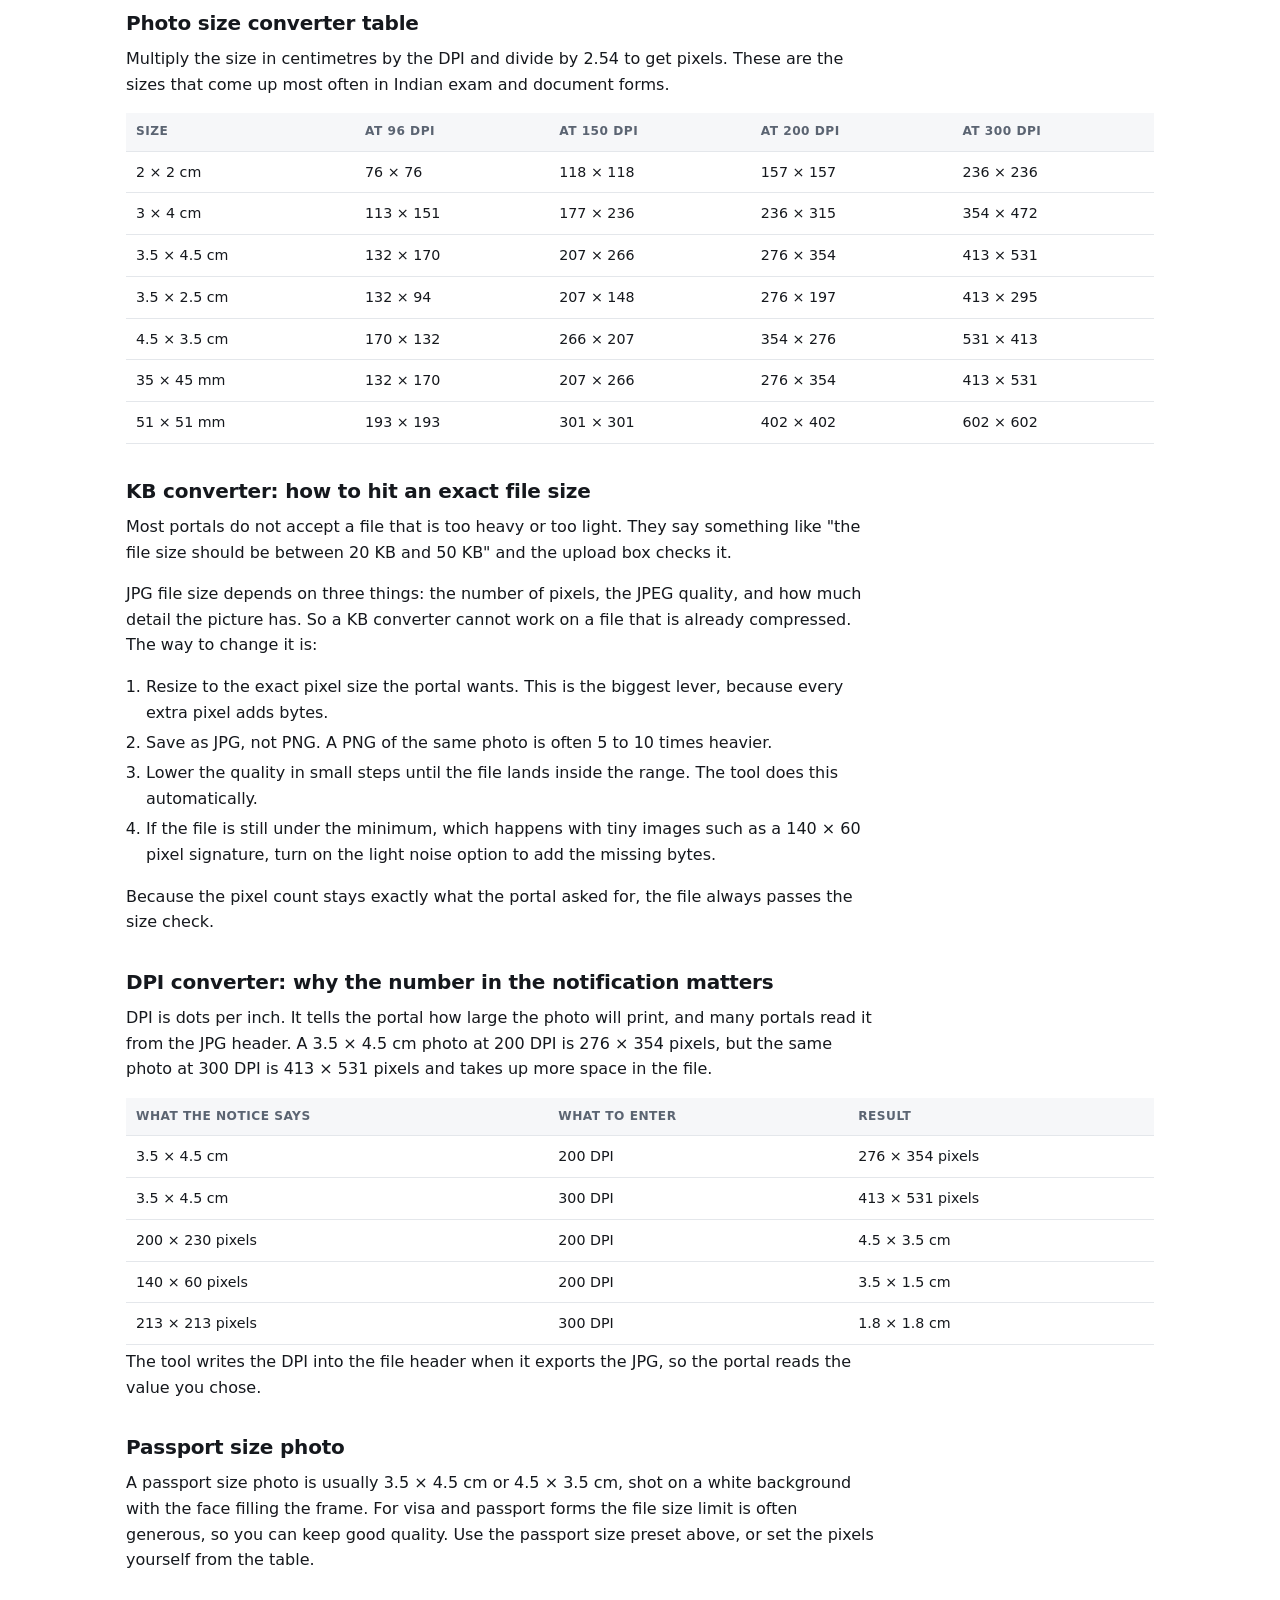
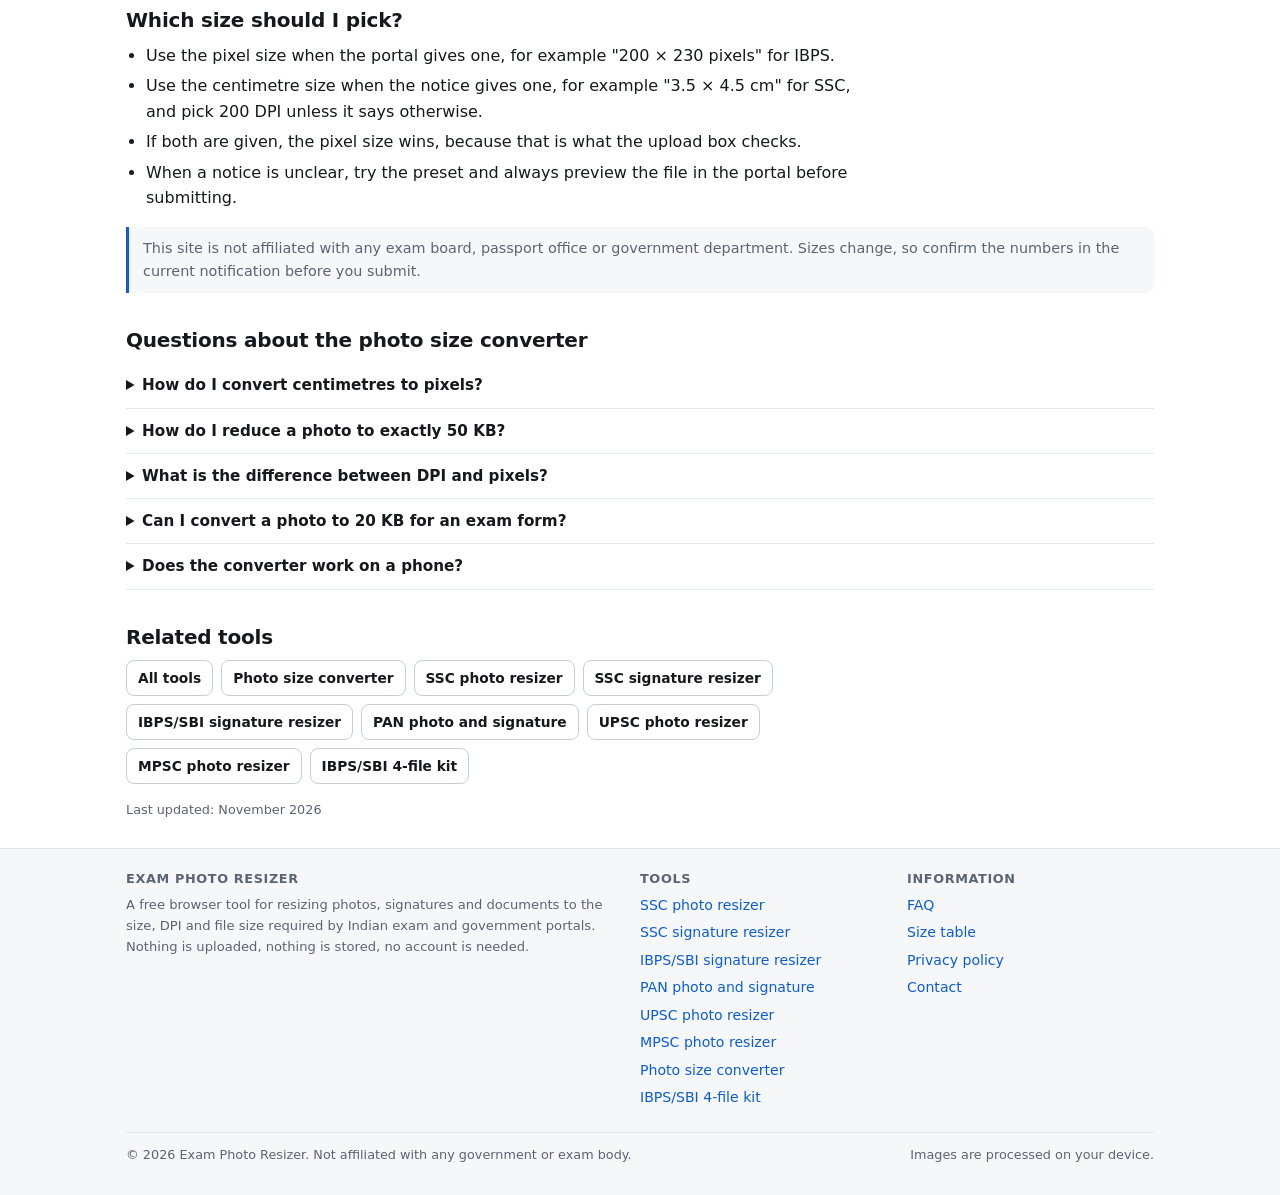
<file: photo-size-converter.html>
<!doctype html>
<html lang="en" data-theme="light" data-preset="passport-photo">
<head>
<meta charset="UTF-8" />
<meta name="viewport" content="width=device-width, initial-scale=1" />
<title>Photo Size Converter — cm to Pixels, DPI and KB for Any Form</title>
<meta name="description" content="Free photo size converter and KB reducer. Convert centimetres to pixels at 96, 150, 200 and 300 DPI, resize a passport size photo, and bring the file to the exact KB an exam or portal asks for. Works in your browser." />
<meta name="theme-color" content="#ffffff" />
<link rel="canonical" href="https://rushikeshk1998.github.io/exam-photo-resizer-india/photo-size-converter.html" />
<meta property="og:type" content="content" />
<meta property="og:title" content="Photo Size Converter — cm to Pixels, DPI and KB for Any Form" />
<meta property="og:description" content="Free photo size converter and KB reducer. Convert centimetres to pixels at 96, 150, 200 and 300 DPI, resize a passport size photo, and bring the file to the exact KB an exam or portal asks for. Works in your browser." />
<meta property="og:url" content="https://rushikeshk1998.github.io/exam-photo-resizer-india/photo-size-converter.html" />
<meta name="twitter:card" content="summary" />
<link rel="stylesheet" href="./styles.css?v=9" />
<script type="application/ld+json">
{
 "@context": "https://schema.org",
 "@type": "FAQPage",
 "mainEntity": [
  {
   "@type": "Question",
   "name": "How do I convert centimetres to pixels?",
   "acceptedAnswer": {
    "@type": "Answer",
    "text": "Multiply the centimetres by the DPI and divide by 2.54. At 200 DPI, 3.5 cm is 276 pixels and 4.5 cm is 354 pixels."
   }
  },
  {
   "@type": "Question",
   "name": "How do I reduce a photo to exactly 50 KB?",
   "acceptedAnswer": {
    "@type": "Answer",
    "text": "Resize to the required pixel size, save as JPG, then step the quality down until the file is 50 KB or less. The pixel size stays exactly what the portal asked for."
   }
  },
  {
   "@type": "Question",
   "name": "What is the difference between DPI and pixels?",
   "acceptedAnswer": {
    "@type": "Answer",
    "text": "Pixels are the width and height of the image. DPI says how many dots fit in an inch, which decides the physical print size that the portal calculates."
   }
  },
  {
   "@type": "Question",
   "name": "Can I convert a photo to 20 KB for an exam form?",
   "acceptedAnswer": {
    "@type": "Answer",
    "text": "Yes, as long as the pixel size stays exactly as required. If the file will not go below the maximum even at low quality, use a plainer background."
   }
  }
 ]
}
</script>
</head>
<body>
<a class="skip" href="#tool">Skip to the tool</a>

<header class="site-head">
  <div class="wrap head-in">
    <a class="brand" href="./"><span class="brand-dot" aria-hidden="true"></span>Exam Photo Resizer</a>
    <nav class="head-nav" aria-label="Main">
      <a href="./ssc-photo-resizer.html">SSC photo</a>
      <a href="./ssc-signature-resizer.html">SSC signature</a>
      <a href="./ibps-signature-resizer.html">IBPS signature</a>
      <a href="./pan-photo-signature-resizer.html">PAN</a>
      <a href="./photo-size-converter.html">Size converter</a>
      <a href="./ibps-sbi-kit.html">4-file kit</a>
    </nav>
    <div class="head-tools">
      <button id="themeToggle" class="btn btn-sm" type="button" aria-label="Switch between light and dark mode">Dark</button>
    </div>
  </div>
</header>

<main class="wrap">
  <section class="hero">
    <p class="eyebrow">Photo size converter &#183; KB reducer &#183; DPI converter</p>
    <h1>Photo size converter: cm to pixels, DPI and KB</h1>
    <p>A free photo size converter that also works as a KB reducer and a DPI converter. Convert centimetres to pixels at 96, 150, 200 or 300 DPI, resize a passport size photo, or bring a file down to the exact KB that SSC, IBPS, SBI, UPSC, RRB, MPSC, NTA or a PAN portal asks for. Your photo stays on your device.</p>
    <p>Pick the SSC preset below, upload the photo taken on your phone, and the file is resized, compressed and given the right DPI in one step. Nothing is uploaded to a server.</p>
  </section>

  <div class="ad" aria-label="Advertisement">
    <span>Advertisement</span>
    <div>Ad space &mdash; add your Google AdSense unit code here.</div>
  </div>

  <div id="tool" class="tool">

    <section class="card upload-card">
      <label class="drop" id="dropZone">
        <input id="fileInput" type="file" aria-label="Choose an image file" accept="image/*,.jpg,.jpeg,.jpe,.jfif,.png,.webp,.heic,.heif" />
        <b>Choose an image</b>
        <span>or drag and drop JPG, JPEG, PNG or WebP</span>
      </label>
    </section>
    <section class="card">
      <div class="card-head">
        <h2>Image settings</h2>
        <p class="note" id="presetNote">Choose a preset to fill in the size, DPI and file size limits.</p>
      </div>

      <div class="field">
        <label for="presetSelect">Exam or portal</label>
        <select id="presetSelect"></select>
        <details class="preset-more">
          <summary>Show all presets</summary>
          <div class="presets" id="presetChips" role="group" aria-label="Common presets"></div>
        </details>
      </div>

      <div class="grid2">
        <div class="field">
          <label for="docType">Document type</label>
          <select id="docType">
            <option value="photo">Photo</option>
            <option value="signature">Signature</option>
            <option value="thumb">Thumb impression</option>
            <option value="declaration">Handwritten declaration</option>
            <option value="document">Other document</option>
          </select>
        </div>
        <div class="field">
          <label for="format">File format</label>
          <select id="format">
            <option value="image/jpeg">JPEG (JPG)</option>
            <option value="image/png">PNG</option>
          </select>
        </div>
      </div>

      <fieldset>
        <legend>Size</legend>
        <div class="grid3">
          <div class="field"><label for="widthPx">Width (px)</label><input id="widthPx" type="number" min="1" inputmode="numeric" /></div>
          <div class="field"><label for="heightPx">Height (px)</label><input id="heightPx" type="number" min="1" inputmode="numeric" /></div>
          <div class="field"><label for="dpi">DPI</label><input id="dpi" type="number" min="72" inputmode="numeric" /></div>
        </div>
        <div class="grid2">
          <div class="field"><label for="widthCm">Width (cm)</label><input id="widthCm" type="number" min="0.01" step="0.01" inputmode="decimal" /></div>
          <div class="field"><label for="heightCm">Height (cm)</label><input id="heightCm" type="number" min="0.01" step="0.01" inputmode="decimal" /></div>
        </div>
        <label class="check" for="lockAspect"><input id="lockAspect" type="checkbox" /> Keep the aspect ratio of the original photo</label>
      </fieldset>

      <fieldset>
        <legend>File size</legend>
        <div class="grid3">
          <div class="field"><label for="minKb">Minimum KB</label><input id="minKb" type="number" min="1" inputmode="numeric" /></div>
          <div class="field"><label for="maxKb">Maximum KB</label><input id="maxKb" type="number" min="1" inputmode="numeric" /></div>
          <div class="field"><label class="check" for="autoCompress"><input id="autoCompress" type="checkbox" checked /> Target KB</label></div>
        </div>
        <label class="check" for="padToMin"><input id="padToMin" type="checkbox" /> Reach the minimum KB by adding light noise</label>
      </fieldset>

      <details class="fieldset" id="slateBlock"><summary>Name and date strip</summary>
        <label class="check" for="slateOn"><input id="slateOn" type="checkbox" /> Print name and date on the image</label>
        <div class="grid2">
          <div class="field"><label for="slateName">Candidate name</label><input id="slateName" type="text" autocomplete="name" placeholder="Name as in the form" /></div>
          <div class="field"><label for="slateDate">Date of photo</label><input id="slateDate" type="date" /></div>
        </div>
        <div class="field"><label for="slateText">Custom strip text</label><input id="slateText" type="text" placeholder="Leave blank to use name and date" /></div>
      </details>

      <details class="fieldset" id="cleanupBlock"><summary>Signature and document cleanup</summary>
        <label class="check" for="enhanceOn"><input id="enhanceOn" type="checkbox" /> Enable cleanup</label>
        <div class="grid2">
          <div class="field">
            <label for="enhanceMode">Mode</label>
            <select id="enhanceMode">
              <option value="signature">Signature &mdash; darker and thicker strokes</option>
              <option value="scan">Document &mdash; whiter background</option>
              <option value="off">Off</option>
            </select>
          </div>
          <div class="field"><label for="threshold">Threshold <span id="thresholdVal">160</span></label><input id="threshold" type="range" min="80" max="220" value="160" /></div>
        </div>
        <div class="grid2">
          <div class="field"><label for="thickness">Ink thickness <span id="thicknessVal">1</span></label><input id="thickness" type="range" min="0" max="2" value="1" /></div>
          <div class="field"><label for="contrast">Contrast <span id="contrastVal">115%</span></label><input id="contrast" type="range" min="80" max="160" value="115" /></div>
        </div>
      </details>

      <div class="actions">
        <button id="processBtn" class="btn btn-primary" type="button" disabled>Resize image</button>
        <button id="downloadBtn" class="btn" type="button" disabled>Download</button>
        <button id="resetBtn" class="btn" type="button">Reset</button>
      </div>
      <p class="privacy-note">Your file never leaves this page. It is resized in your browser and is not uploaded to any server.</p>
      <p id="status" class="status" role="status" aria-live="polite"></p>
    </section>

    <section class="card">
      <div class="card-head">
        <h2>Preview</h2>
        <p class="note">Original on the left, resized file on the right.</p>
      </div>


      <div class="crop" id="cropPanel" hidden>
        <h3>Crop</h3>
        <p class="help">Drag the image to move it. Use zoom to match the output ratio.</p>
        <canvas id="cropCanvas" class="crop-canvas"></canvas>
        <div class="crop-row">
          <div class="field"><label for="cropZoom">Zoom <span id="cropZoomVal">100%</span></label><input id="cropZoom" type="range" min="100" max="300" value="100" /></div>
          <div class="actions" style="margin:0;">
            <button id="cropCenterBtn" class="btn btn-sm" type="button">Centre</button>
            <button id="cropFitBtn" class="btn btn-sm" type="button">Reset</button>
          </div>
        </div>
      </div>

      <div class="compare">
        <figure>
          <figcaption>Original</figcaption>
          <canvas id="originalCanvas"></canvas>
          <div id="originalMeta" class="meta"></div>
        </figure>
        <figure>
          <figcaption>Resized file</figcaption>
          <canvas id="outputCanvas"></canvas>
          <div id="outputMeta" class="meta"></div>
        </figure>
      </div>
    </section>
  </div>

  <section class="content">
    <h2>Photo size converter table</h2>
    <p>Multiply the size in centimetres by the DPI and divide by 2.54 to get pixels. These are the sizes that come up most often in Indian exam and document forms.</p>
    <div class="table-wrap">
      <table>
        <thead><tr><th>Size</th><th>At 96 DPI</th><th>At 150 DPI</th><th>At 200 DPI</th><th>At 300 DPI</th></tr></thead>
        <tbody>
          <tr><td>2 × 2 cm</td><td>76 × 76</td><td>118 × 118</td><td>157 × 157</td><td>236 × 236</td></tr>
          <tr><td>3 × 4 cm</td><td>113 × 151</td><td>177 × 236</td><td>236 × 315</td><td>354 × 472</td></tr>
          <tr><td>3.5 × 4.5 cm</td><td>132 × 170</td><td>207 × 266</td><td>276 × 354</td><td>413 × 531</td></tr>
          <tr><td>3.5 × 2.5 cm</td><td>132 × 94</td><td>207 × 148</td><td>276 × 197</td><td>413 × 295</td></tr>
          <tr><td>4.5 × 3.5 cm</td><td>170 × 132</td><td>266 × 207</td><td>354 × 276</td><td>531 × 413</td></tr>
          <tr><td>35 × 45 mm</td><td>132 × 170</td><td>207 × 266</td><td>276 × 354</td><td>413 × 531</td></tr>
          <tr><td>51 × 51 mm</td><td>193 × 193</td><td>301 × 301</td><td>402 × 402</td><td>602 × 602</td></tr>
        </tbody>
      </table>
    </div>

    <h2>KB converter: how to hit an exact file size</h2>
    <p>Most portals do not accept a file that is too heavy or too light. They say something like "the file size should be between 20 KB and 50 KB" and the upload box checks it.</p>
    <p>JPG file size depends on three things: the number of pixels, the JPEG quality, and how much detail the picture has. So a KB converter cannot work on a file that is already compressed. The way to change it is:</p>
    <ol>
      <li>Resize to the exact pixel size the portal wants. This is the biggest lever, because every extra pixel adds bytes.</li>
      <li>Save as JPG, not PNG. A PNG of the same photo is often 5 to 10 times heavier.</li>
      <li>Lower the quality in small steps until the file lands inside the range. The tool does this automatically.</li>
      <li>If the file is still under the minimum, which happens with tiny images such as a 140 × 60 pixel signature, turn on the light noise option to add the missing bytes.</li>
    </ol>
    <p>Because the pixel count stays exactly what the portal asked for, the file always passes the size check.</p>

    <h2>DPI converter: why the number in the notification matters</h2>
    <p>DPI is dots per inch. It tells the portal how large the photo will print, and many portals read it from the JPG header. A 3.5 × 4.5 cm photo at 200 DPI is 276 × 354 pixels, but the same photo at 300 DPI is 413 × 531 pixels and takes up more space in the file.</p>
    <div class="table-wrap">
      <table>
        <thead><tr><th>What the notice says</th><th>What to enter</th><th>Result</th></tr></thead>
        <tbody>
          <tr><td>3.5 × 4.5 cm</td><td>200 DPI</td><td>276 × 354 pixels</td></tr>
          <tr><td>3.5 × 4.5 cm</td><td>300 DPI</td><td>413 × 531 pixels</td></tr>
          <tr><td>200 × 230 pixels</td><td>200 DPI</td><td>4.5 × 3.5 cm</td></tr>
          <tr><td>140 × 60 pixels</td><td>200 DPI</td><td>3.5 × 1.5 cm</td></tr>
          <tr><td>213 × 213 pixels</td><td>300 DPI</td><td>1.8 × 1.8 cm</td></tr>
        </tbody>
      </table>
    </div>
    <p>The tool writes the DPI into the file header when it exports the JPG, so the portal reads the value you chose.</p>

    <h2>Passport size photo</h2>
    <p>A passport size photo is usually 3.5 × 4.5 cm or 4.5 × 3.5 cm, shot on a white background with the face filling the frame. For visa and passport forms the file size limit is often generous, so you can keep good quality. Use the passport size preset above, or set the pixels yourself from the table.</p>

    <h2>Which size should I pick?</h2>
    <ul>
      <li>Use the pixel size when the portal gives one, for example "200 × 230 pixels" for IBPS.</li>
      <li>Use the centimetre size when the notice gives one, for example "3.5 × 4.5 cm" for SSC, and pick 200 DPI unless it says otherwise.</li>
      <li>If both are given, the pixel size wins, because that is what the upload box checks.</li>
      <li>When a notice is unclear, try the preset and always preview the file in the portal before submitting.</li>
    </ul>

    <div class="note-box">This site is not affiliated with any exam board, passport office or government department. Sizes change, so confirm the numbers in the current notification before you submit.</div>

    <h2 id="faq">Questions about the photo size converter</h2>
    <div class="faq">
      <details><summary>How do I convert centimetres to pixels?</summary><p>Multiply the centimetres by the DPI and divide by 2.54. At 200 DPI, 3.5 cm is 276 pixels and 4.5 cm is 354 pixels.</p></details>
      <details><summary>How do I reduce a photo to exactly 50 KB?</summary><p>Resize to the required pixel size, save as JPG, then let the tool step the quality down until the file is 50 KB or less. The pixel size is never changed, so the portal check still passes.</p></details>
      <details><summary>What is the difference between DPI and pixels?</summary><p>Pixels are the width and height of the image. DPI says how many dots fit in an inch, which decides the physical print size. A portal that asks for centimetres needs the DPI value so it can work out the print size from the pixels.</p></details>
      <details><summary>Can I convert a photo to 20 KB for an exam form?</summary><p>Yes, as long as the pixel size stays exactly as required. If the file will not go below the maximum even at low quality, use a plainer background or fewer pixels, because some portals check both.</p></details>
      <details><summary>Does the converter work on a phone?</summary><p>Yes. Everything runs in your browser, so it works on any phone or computer without installing anything, and your photo is not uploaded anywhere.</p></details>
    </div>
  </section>

  <div class="ad" aria-label="Advertisement">
    <span>Advertisement</span>
    <div>In-content ad space &mdash; add your Google AdSense unit code here.</div>
  </div>

  <section class="content">
    <h2>Related tools</h2>
    <ul class="linklist">
      <li><a class="btn btn-sm" href="./">All tools</a></li>
      <li><a class="btn btn-sm" href="./photo-size-converter.html">Photo size converter</a></li>
      <li><a class="btn btn-sm" href="./ssc-photo-resizer.html">SSC photo resizer</a></li>
      <li><a class="btn btn-sm" href="./ssc-signature-resizer.html">SSC signature resizer</a></li>
      <li><a class="btn btn-sm" href="./ibps-signature-resizer.html">IBPS/SBI signature resizer</a></li>
      <li><a class="btn btn-sm" href="./pan-photo-signature-resizer.html">PAN photo and signature</a></li>
      <li><a class="btn btn-sm" href="./upsc-photo-resizer.html">UPSC photo resizer</a></li>
      <li><a class="btn btn-sm" href="./mpsc-photo-resizer.html">MPSC photo resizer</a></li>
      <li><a class="btn btn-sm" href="./ibps-sbi-kit.html">IBPS/SBI 4-file kit</a></li>
    </ul>
    <p class="updated">Last updated: November 2026</p>
  </section>
</main>

<footer class="site-foot">
  <div class="wrap">
    <div class="foot-grid">
      <div>
        <h3>Exam Photo Resizer</h3>
        <p class="foot-note">A free browser tool for resizing photos, signatures and documents to the size, DPI and file size required by Indian exam and government portals. Nothing is uploaded, nothing is stored, no account is needed.</p>
      </div>
      <div>
        <h3>Tools</h3>
        <ul>
          <li><a href="./ssc-photo-resizer.html">SSC photo resizer</a></li>
          <li><a href="./ssc-signature-resizer.html">SSC signature resizer</a></li>
          <li><a href="./ibps-signature-resizer.html">IBPS/SBI signature resizer</a></li>
          <li><a href="./pan-photo-signature-resizer.html">PAN photo and signature</a></li>
          <li><a href="./upsc-photo-resizer.html">UPSC photo resizer</a></li>
          <li><a href="./mpsc-photo-resizer.html">MPSC photo resizer</a></li>
          <li><a href="./photo-size-converter.html">Photo size converter</a></li>
          <li><a href="./ibps-sbi-kit.html">IBPS/SBI 4-file kit</a></li>
        </ul>
      </div>
      <div>
        <h3>Information</h3>
        <ul>
          <li><a href="./#faq">FAQ</a></li>
          <li><a href="./#sizes">Size table</a></li>
          <li><a href="./privacy.html">Privacy policy</a></li>
          <li><a href="./contact.html">Contact</a></li>
        </ul>
      </div>
    </div>
    <div class="foot-bottom">
      <span>&copy; 2026 Exam Photo Resizer. Not affiliated with any government or exam body.</span>
      <span>Images are processed on your device.</span>
    </div>
  </div>
</footer>

<script src="./zip-store.js?v=9"></script>
<script src="./app.js?v=9"></script>
</body>
</html>
</file>
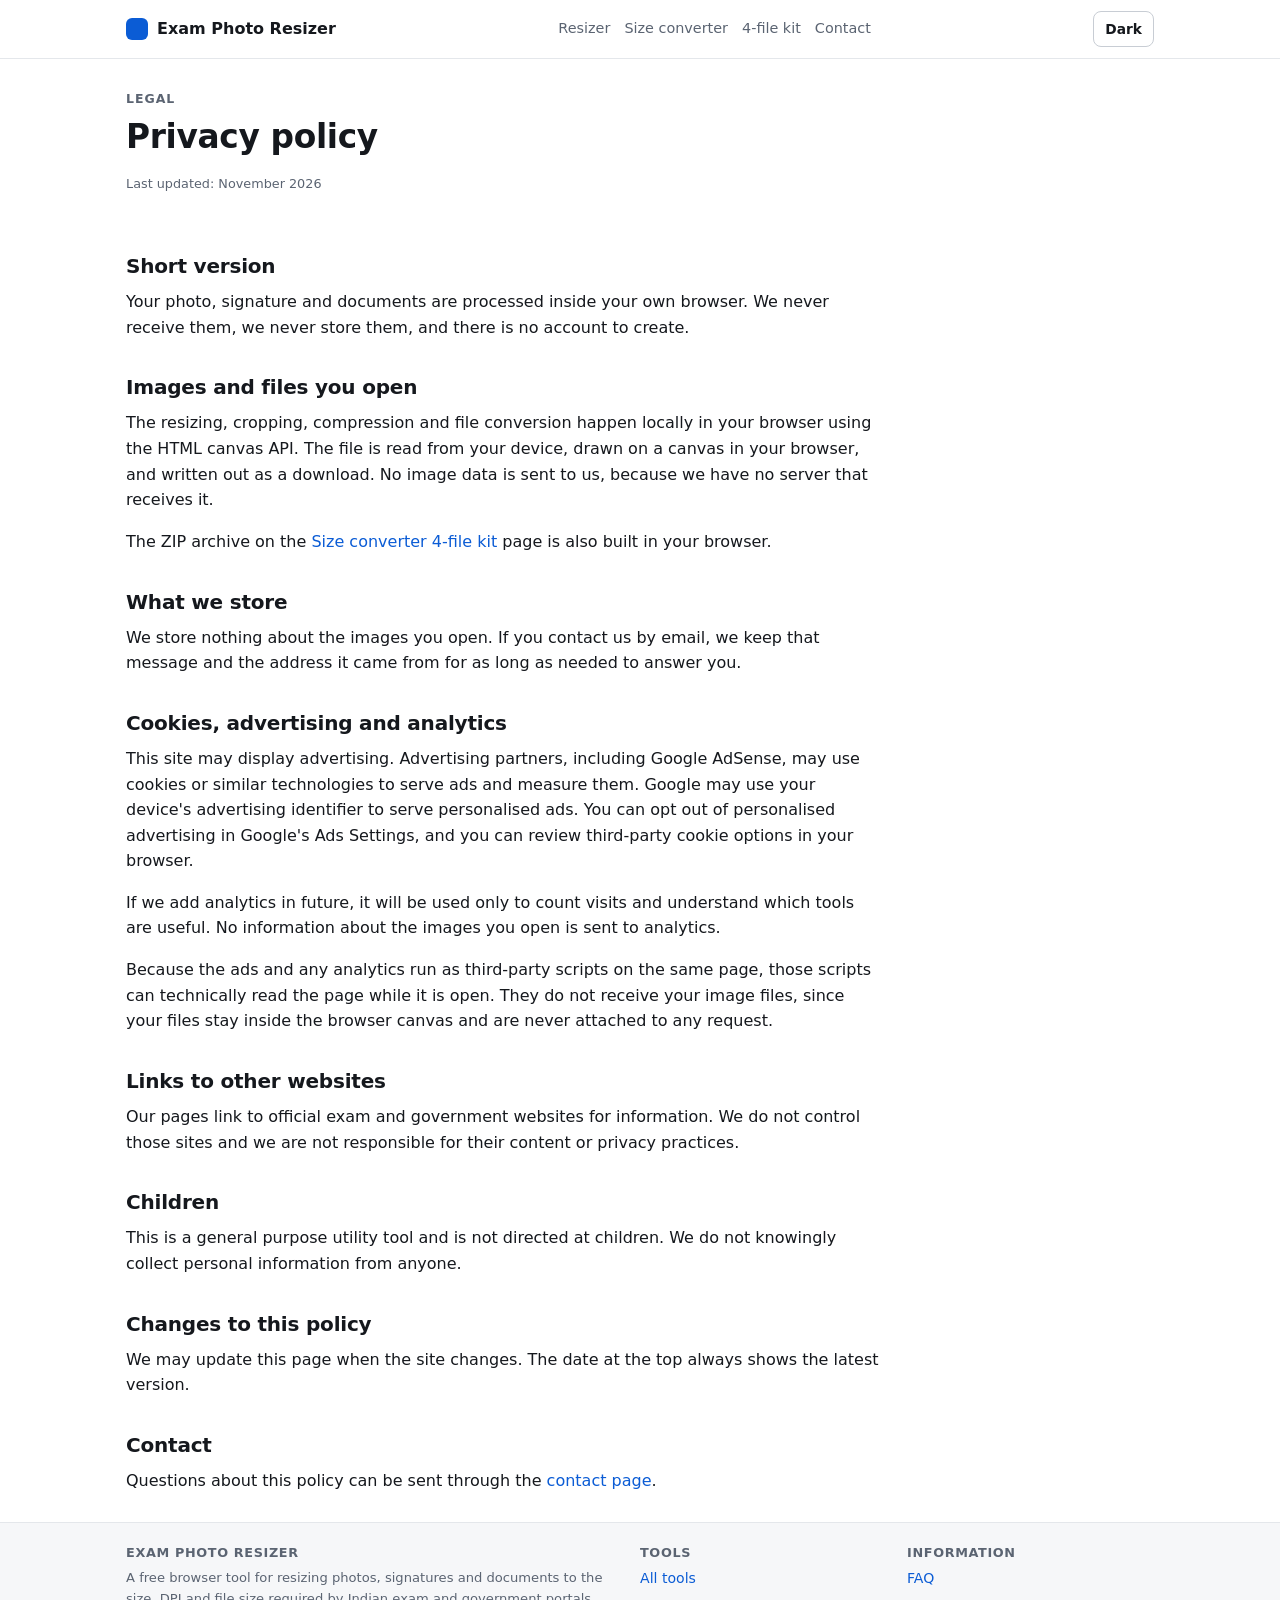
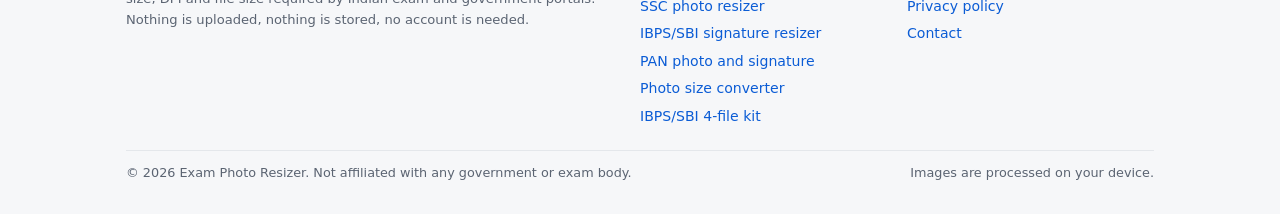
<file: privacy.html>
<!doctype html>
<html lang="en" data-theme="light">
<head>
<meta charset="UTF-8" />
<meta name="viewport" content="width=device-width, initial-scale=1" />
<title>Privacy Policy — Exam Photo Resizer</title>
<meta name="description" content="Privacy policy for Exam Photo Resizer. Images are resized in your browser and are never uploaded to our servers. Details on cookies, advertising and analytics." />
<meta name="robots" content="index, follow" />
<meta name="theme-color" content="#ffffff" />
<link rel="canonical" href="https://rushikeshk1998.github.io/exam-photo-resizer-india/privacy.html" />
<link rel="stylesheet" href="./styles.css?v=9" />
</head>
<body>
<header class="site-head">
  <div class="wrap head-in">
    <a class="brand" href="./"><span class="brand-dot" aria-hidden="true"></span>Exam Photo Resizer</a>
    <nav class="head-nav" aria-label="Main">
      <a href="./">Resizer</a>
      <a href="./photo-size-converter.html">Size converter</a>
      <a href="./ibps-sbi-kit.html">4-file kit</a>
      <a href="./contact.html">Contact</a>
    </nav>
    <div class="head-tools">
      <button id="themeToggle" class="btn btn-sm" type="button" aria-label="Switch between light and dark mode">Dark</button>
    </div>
  </div>
</header>

<main class="wrap">
  <section class="hero">
    <p class="eyebrow">Legal</p>
    <h1>Privacy policy</h1>
    <p class="updated">Last updated: November 2026</p>
  </section>

  <section class="content">
    <h2>Short version</h2>
    <p>Your photo, signature and documents are processed inside your own browser. We never receive them, we never store them, and there is no account to create.</p>

    <h2>Images and files you open</h2>
    <p>The resizing, cropping, compression and file conversion happen locally in your browser using the HTML canvas API. The file is read from your device, drawn on a canvas in your browser, and written out as a download. No image data is sent to us, because we have no server that receives it.</p>
    <p>The ZIP archive on the <a href="./photo-size-converter.html">Size converter</a>
      <a href="./ibps-sbi-kit.html">4-file kit</a> page is also built in your browser.</p>

    <h2>What we store</h2>
    <p>We store nothing about the images you open. If you contact us by email, we keep that message and the address it came from for as long as needed to answer you.</p>

    <h2>Cookies, advertising and analytics</h2>
    <p>This site may display advertising. Advertising partners, including Google AdSense, may use cookies or similar technologies to serve ads and measure them. Google may use your device's advertising identifier to serve personalised ads. You can opt out of personalised advertising in Google's Ads Settings, and you can review third-party cookie options in your browser.</p>
    <p>If we add analytics in future, it will be used only to count visits and understand which tools are useful. No information about the images you open is sent to analytics.</p>
    <p>Because the ads and any analytics run as third-party scripts on the same page, those scripts can technically read the page while it is open. They do not receive your image files, since your files stay inside the browser canvas and are never attached to any request.</p>

    <h2>Links to other websites</h2>
    <p>Our pages link to official exam and government websites for information. We do not control those sites and we are not responsible for their content or privacy practices.</p>

    <h2>Children</h2>
    <p>This is a general purpose utility tool and is not directed at children. We do not knowingly collect personal information from anyone.</p>

    <h2>Changes to this policy</h2>
    <p>We may update this page when the site changes. The date at the top always shows the latest version.</p>

    <h2>Contact</h2>
    <p>Questions about this policy can be sent through the <a href="./contact.html">contact page</a>.</p>
  </section>
</main>

<footer class="site-foot">
  <div class="wrap">
    <div class="foot-grid">
      <div>
        <h3>Exam Photo Resizer</h3>
        <p class="foot-note">A free browser tool for resizing photos, signatures and documents to the size, DPI and file size required by Indian exam and government portals. Nothing is uploaded, nothing is stored, no account is needed.</p>
      </div>
      <div>
        <h3>Tools</h3>
        <ul>
          <li><a href="./">All tools</a></li>
          <li><a href="./ssc-photo-resizer.html">SSC photo resizer</a></li>
          <li><a href="./ibps-signature-resizer.html">IBPS/SBI signature resizer</a></li>
          <li><a href="./pan-photo-signature-resizer.html">PAN photo and signature</a></li>
          <li><a href="./photo-size-converter.html">Photo size converter</a></li>
          <li><a href="./ibps-sbi-kit.html">IBPS/SBI 4-file kit</a></li>
        </ul>
      </div>
      <div>
        <h3>Information</h3>
        <ul>
          <li><a href="./#faq">FAQ</a></li>
          <li><a href="./privacy.html">Privacy policy</a></li>
          <li><a href="./contact.html">Contact</a></li>
        </ul>
      </div>
    </div>
    <div class="foot-bottom">
      <span>&copy; 2026 Exam Photo Resizer. Not affiliated with any government or exam body.</span>
      <span>Images are processed on your device.</span>
    </div>
  </div>
</footer>

<script src="./app.js?v=9"></script>
</body>
</html>
</file>
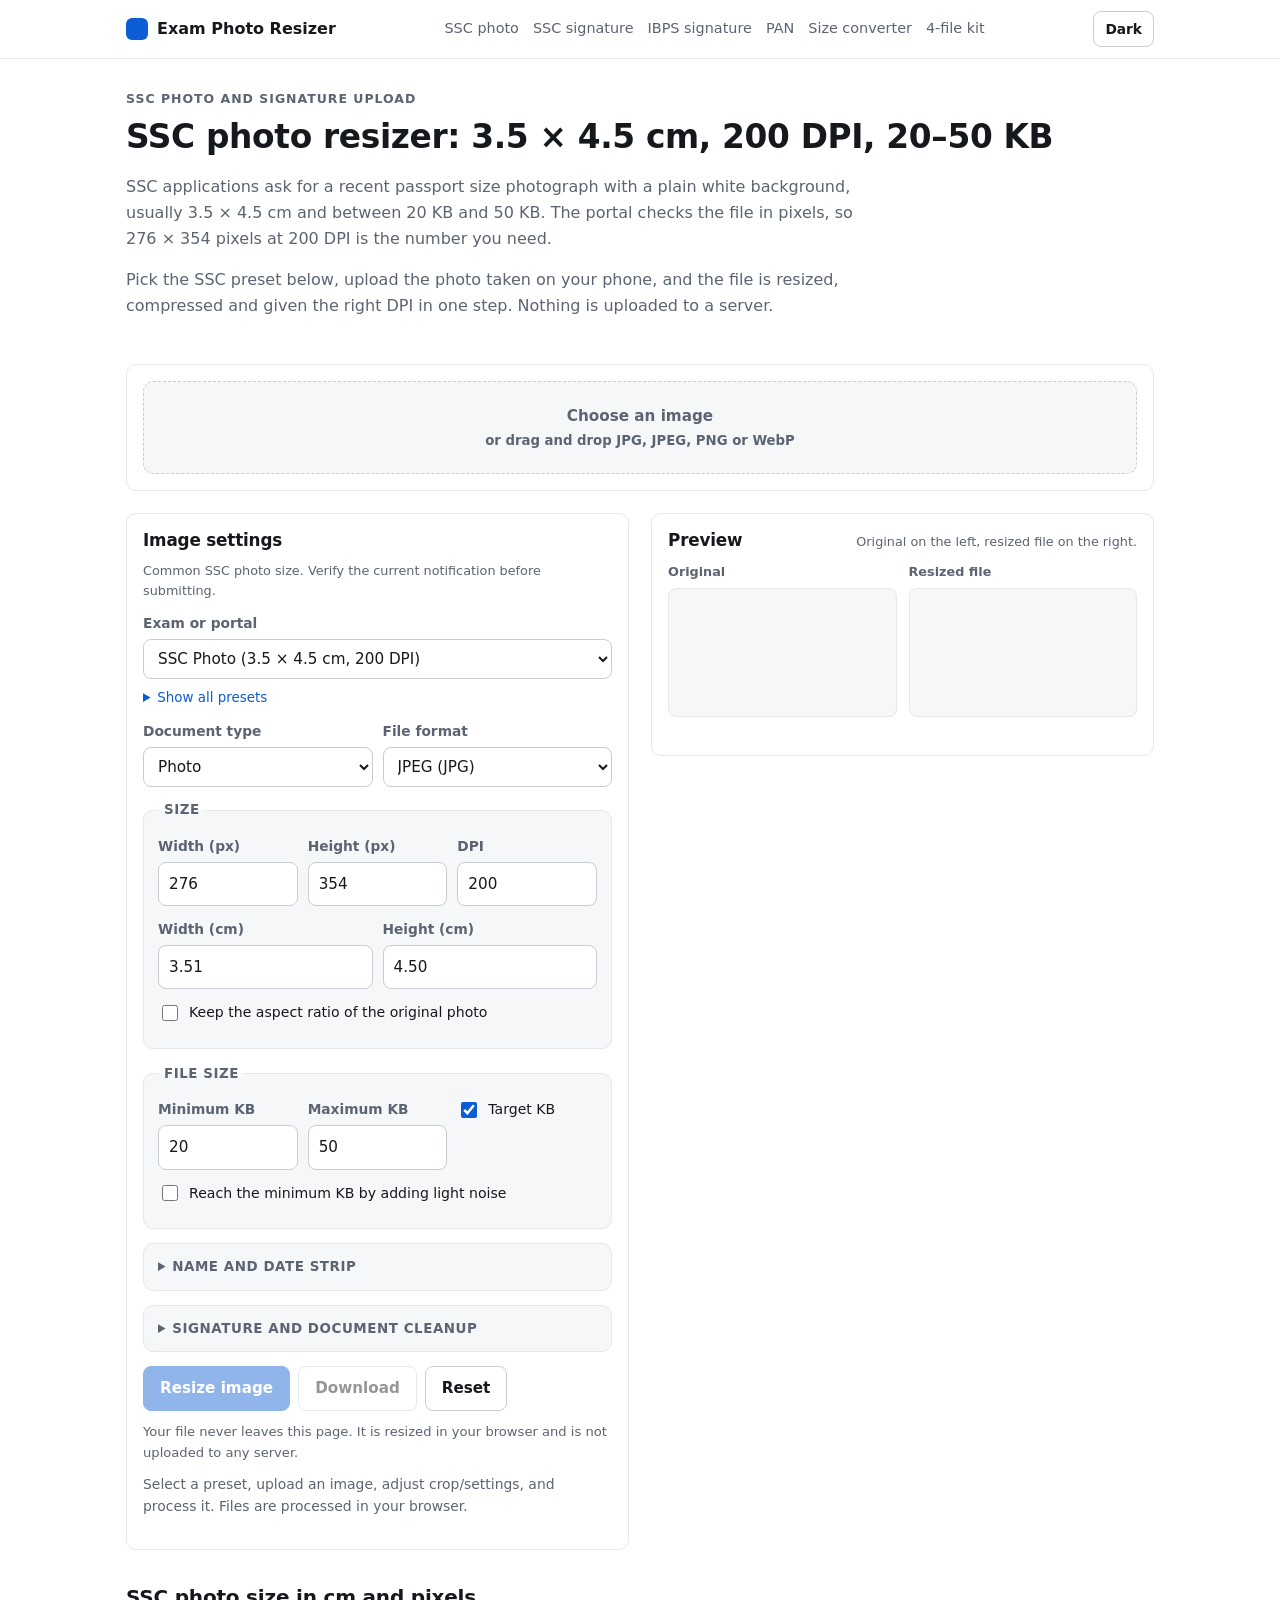
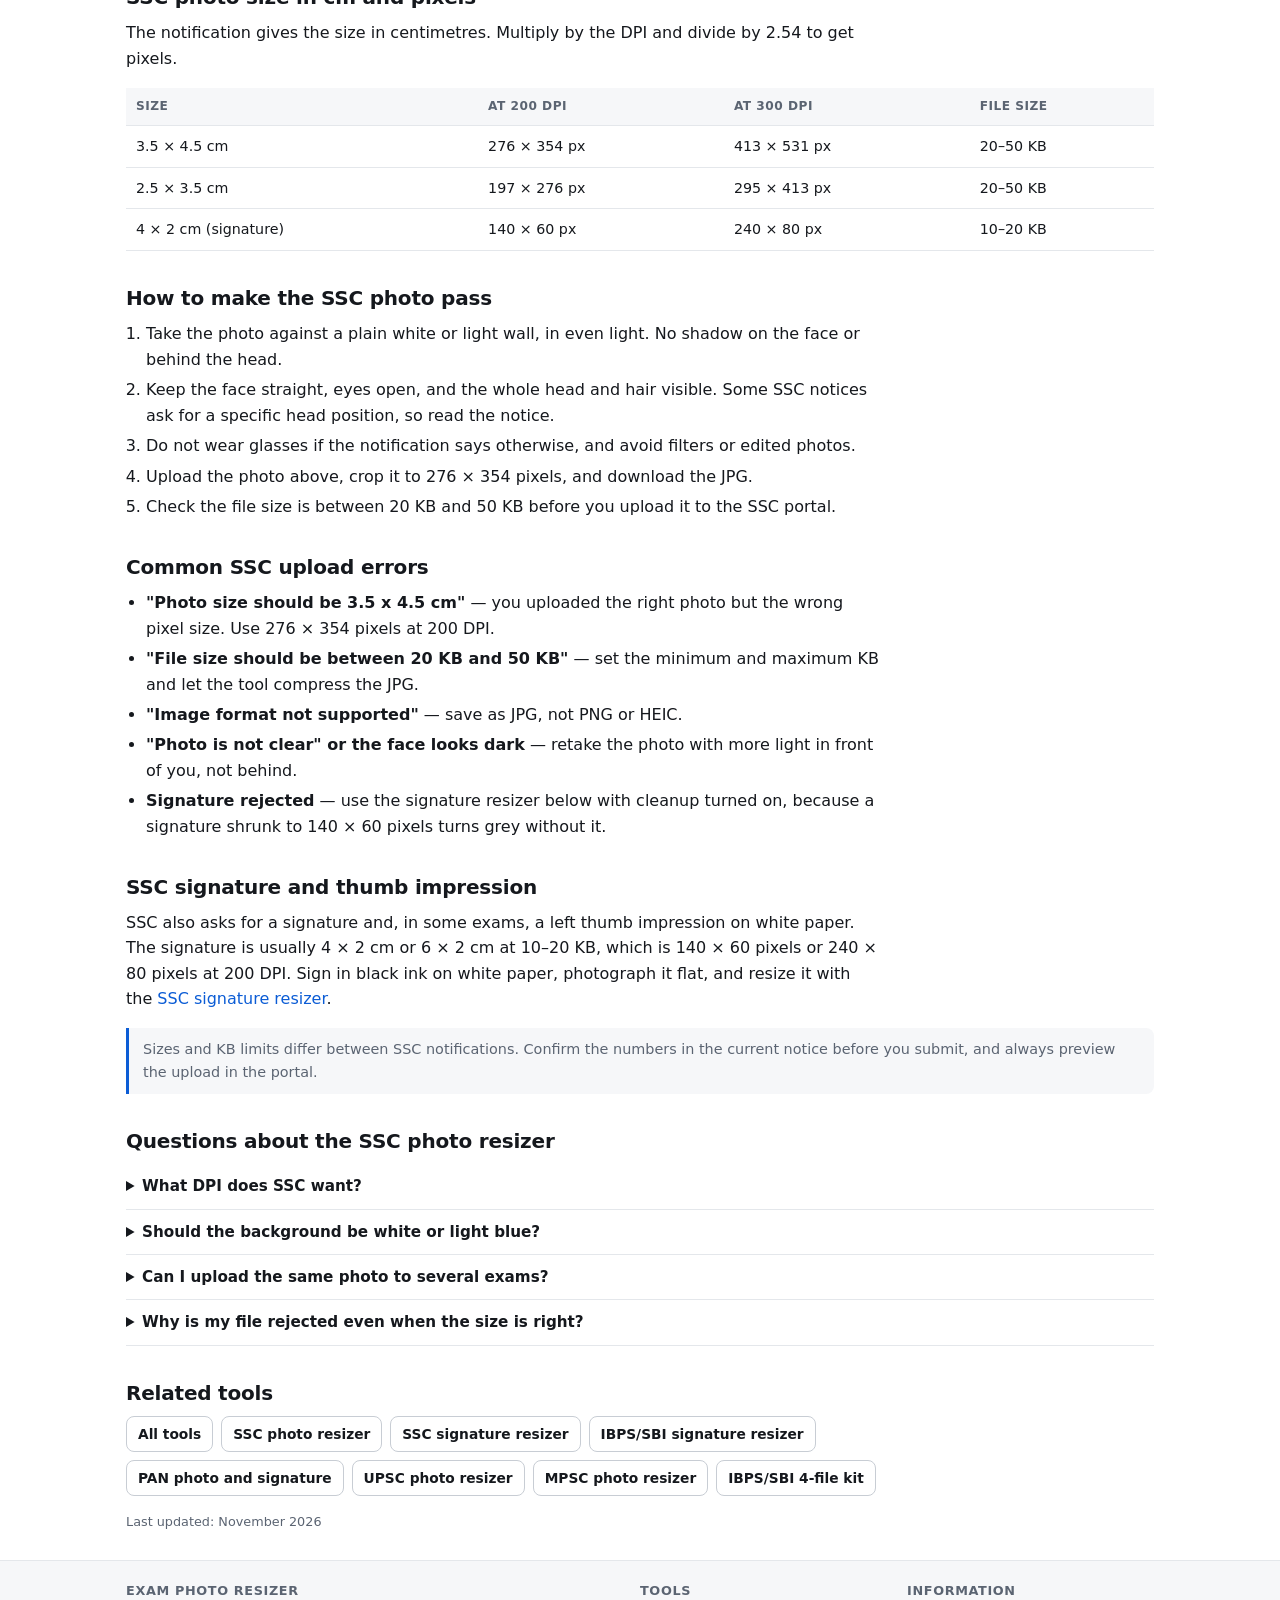
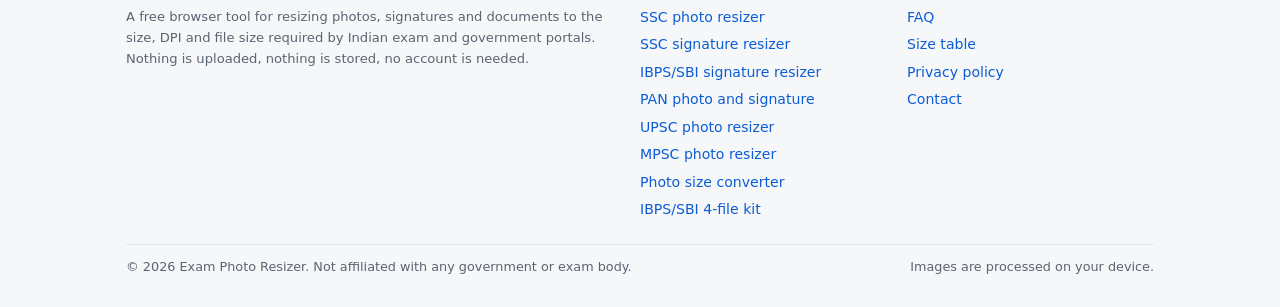
<file: ssc-photo-resizer.html>
<!doctype html>
<html lang="en" data-theme="light" data-preset="ssc-photo">
<head>
<meta charset="UTF-8" />
<meta name="viewport" content="width=device-width, initial-scale=1" />
<title>SSC Photo Resizer — 3.5 x 4.5 cm, 20-50 KB, 200 DPI</title>
<meta name="description" content="Resize your SSC exam photo to 3.5 x 4.5 cm (276 x 354 pixels at 200 DPI) and 20-50 KB JPG. Also works for SSC signature, thumb impression and declaration uploads. Free, in your browser." />
<meta name="theme-color" content="#ffffff" />
<link rel="canonical" href="https://rushikeshk1998.github.io/exam-photo-resizer-india/ssc-photo-resizer.html" />
<meta property="og:type" content="content" />
<meta property="og:title" content="SSC Photo Resizer — 3.5 x 4.5 cm, 20-50 KB, 200 DPI" />
<meta property="og:description" content="Resize your SSC exam photo to 3.5 x 4.5 cm (276 x 354 pixels at 200 DPI) and 20-50 KB JPG. Also works for SSC signature, thumb impression and declaration uploads. Free, in your browser." />
<meta property="og:url" content="https://rushikeshk1998.github.io/exam-photo-resizer-india/ssc-photo-resizer.html" />
<meta name="twitter:card" content="summary" />
<link rel="stylesheet" href="./styles.css?v=9" />
<script type="application/ld+json">
{
 "@context": "https://schema.org",
 "@type": "FAQPage",
 "mainEntity": [
  {
   "@type": "Question",
   "name": "What DPI does SSC want for the photo?",
   "acceptedAnswer": {
    "@type": "Answer",
    "text": "200 DPI is the value used in most SSC notifications. A 3.5 x 4.5 cm photo at 200 DPI equals 276 x 354 pixels."
   }
  },
  {
   "@type": "Question",
   "name": "Should the SSC photo background be white?",
   "acceptedAnswer": {
    "@type": "Answer",
    "text": "Usually yes. Most SSC notices ask for a plain white or light background with the face clearly visible."
   }
  },
  {
   "@type": "Question",
   "name": "Why is my SSC photo rejected even when the size is correct?",
   "acceptedAnswer": {
    "@type": "Answer",
    "text": "Portals also check the background colour, lighting, shadows, the date of the photo and whether the image was edited. File size is only one of several checks."
   }
  },
  {
   "@type": "Question",
   "name": "Can I use the same resized photo for SSC and another exam?",
   "acceptedAnswer": {
    "@type": "Answer",
    "text": "No. Every portal checks its own size and file size rule, so resize the photo separately for each exam application."
   }
  }
 ]
}
</script>
</head>
<body>
<a class="skip" href="#tool">Skip to the tool</a>

<header class="site-head">
  <div class="wrap head-in">
    <a class="brand" href="./"><span class="brand-dot" aria-hidden="true"></span>Exam Photo Resizer</a>
    <nav class="head-nav" aria-label="Main">
      <a href="./ssc-photo-resizer.html">SSC photo</a>
      <a href="./ssc-signature-resizer.html">SSC signature</a>
      <a href="./ibps-signature-resizer.html">IBPS signature</a>
      <a href="./pan-photo-signature-resizer.html">PAN</a>
      <a href="./photo-size-converter.html">Size converter</a>
      <a href="./ibps-sbi-kit.html">4-file kit</a>
    </nav>
    <div class="head-tools">
      <button id="themeToggle" class="btn btn-sm" type="button" aria-label="Switch between light and dark mode">Dark</button>
    </div>
  </div>
</header>

<main class="wrap">
  <section class="hero">
    <p class="eyebrow">SSC photo and signature upload</p>
    <h1>SSC photo resizer: 3.5 × 4.5 cm, 200 DPI, 20–50 KB</h1>
    <p>SSC applications ask for a recent passport size photograph with a plain white background, usually 3.5 × 4.5 cm and between 20 KB and 50 KB. The portal checks the file in pixels, so 276 × 354 pixels at 200 DPI is the number you need.</p>
    <p>Pick the SSC preset below, upload the photo taken on your phone, and the file is resized, compressed and given the right DPI in one step. Nothing is uploaded to a server.</p>
  </section>

  <div class="ad" aria-label="Advertisement">
    <span>Advertisement</span>
    <div>Ad space &mdash; add your Google AdSense unit code here.</div>
  </div>

  <div id="tool" class="tool">

    <section class="card upload-card">
      <label class="drop" id="dropZone">
        <input id="fileInput" type="file" aria-label="Choose an image file" accept="image/*,.jpg,.jpeg,.jpe,.jfif,.png,.webp,.heic,.heif" />
        <b>Choose an image</b>
        <span>or drag and drop JPG, JPEG, PNG or WebP</span>
      </label>
    </section>
    <section class="card">
      <div class="card-head">
        <h2>Image settings</h2>
        <p class="note" id="presetNote">Choose a preset to fill in the size, DPI and file size limits.</p>
      </div>

      <div class="field">
        <label for="presetSelect">Exam or portal</label>
        <select id="presetSelect"></select>
        <details class="preset-more">
          <summary>Show all presets</summary>
          <div class="presets" id="presetChips" role="group" aria-label="Common presets"></div>
        </details>
      </div>

      <div class="grid2">
        <div class="field">
          <label for="docType">Document type</label>
          <select id="docType">
            <option value="photo">Photo</option>
            <option value="signature">Signature</option>
            <option value="thumb">Thumb impression</option>
            <option value="declaration">Handwritten declaration</option>
            <option value="document">Other document</option>
          </select>
        </div>
        <div class="field">
          <label for="format">File format</label>
          <select id="format">
            <option value="image/jpeg">JPEG (JPG)</option>
            <option value="image/png">PNG</option>
          </select>
        </div>
      </div>

      <fieldset>
        <legend>Size</legend>
        <div class="grid3">
          <div class="field"><label for="widthPx">Width (px)</label><input id="widthPx" type="number" min="1" inputmode="numeric" /></div>
          <div class="field"><label for="heightPx">Height (px)</label><input id="heightPx" type="number" min="1" inputmode="numeric" /></div>
          <div class="field"><label for="dpi">DPI</label><input id="dpi" type="number" min="72" inputmode="numeric" /></div>
        </div>
        <div class="grid2">
          <div class="field"><label for="widthCm">Width (cm)</label><input id="widthCm" type="number" min="0.01" step="0.01" inputmode="decimal" /></div>
          <div class="field"><label for="heightCm">Height (cm)</label><input id="heightCm" type="number" min="0.01" step="0.01" inputmode="decimal" /></div>
        </div>
        <label class="check" for="lockAspect"><input id="lockAspect" type="checkbox" /> Keep the aspect ratio of the original photo</label>
      </fieldset>

      <fieldset>
        <legend>File size</legend>
        <div class="grid3">
          <div class="field"><label for="minKb">Minimum KB</label><input id="minKb" type="number" min="1" inputmode="numeric" /></div>
          <div class="field"><label for="maxKb">Maximum KB</label><input id="maxKb" type="number" min="1" inputmode="numeric" /></div>
          <div class="field"><label class="check" for="autoCompress"><input id="autoCompress" type="checkbox" checked /> Target KB</label></div>
        </div>
        <label class="check" for="padToMin"><input id="padToMin" type="checkbox" /> Reach the minimum KB by adding light noise</label>
      </fieldset>

      <details class="fieldset" id="slateBlock"><summary>Name and date strip</summary>
        <label class="check" for="slateOn"><input id="slateOn" type="checkbox" /> Print name and date on the image</label>
        <div class="grid2">
          <div class="field"><label for="slateName">Candidate name</label><input id="slateName" type="text" autocomplete="name" placeholder="Name as in the form" /></div>
          <div class="field"><label for="slateDate">Date of photo</label><input id="slateDate" type="date" /></div>
        </div>
        <div class="field"><label for="slateText">Custom strip text</label><input id="slateText" type="text" placeholder="Leave blank to use name and date" /></div>
      </details>

      <details class="fieldset" id="cleanupBlock"><summary>Signature and document cleanup</summary>
        <label class="check" for="enhanceOn"><input id="enhanceOn" type="checkbox" /> Enable cleanup</label>
        <div class="grid2">
          <div class="field">
            <label for="enhanceMode">Mode</label>
            <select id="enhanceMode">
              <option value="signature">Signature &mdash; darker and thicker strokes</option>
              <option value="scan">Document &mdash; whiter background</option>
              <option value="off">Off</option>
            </select>
          </div>
          <div class="field"><label for="threshold">Threshold <span id="thresholdVal">160</span></label><input id="threshold" type="range" min="80" max="220" value="160" /></div>
        </div>
        <div class="grid2">
          <div class="field"><label for="thickness">Ink thickness <span id="thicknessVal">1</span></label><input id="thickness" type="range" min="0" max="2" value="1" /></div>
          <div class="field"><label for="contrast">Contrast <span id="contrastVal">115%</span></label><input id="contrast" type="range" min="80" max="160" value="115" /></div>
        </div>
      </details>

      <div class="actions">
        <button id="processBtn" class="btn btn-primary" type="button" disabled>Resize image</button>
        <button id="downloadBtn" class="btn" type="button" disabled>Download</button>
        <button id="resetBtn" class="btn" type="button">Reset</button>
      </div>
      <p class="privacy-note">Your file never leaves this page. It is resized in your browser and is not uploaded to any server.</p>
      <p id="status" class="status" role="status" aria-live="polite"></p>
    </section>

    <section class="card">
      <div class="card-head">
        <h2>Preview</h2>
        <p class="note">Original on the left, resized file on the right.</p>
      </div>


      <div class="crop" id="cropPanel" hidden>
        <h3>Crop</h3>
        <p class="help">Drag the image to move it. Use zoom to match the output ratio.</p>
        <canvas id="cropCanvas" class="crop-canvas"></canvas>
        <div class="crop-row">
          <div class="field"><label for="cropZoom">Zoom <span id="cropZoomVal">100%</span></label><input id="cropZoom" type="range" min="100" max="300" value="100" /></div>
          <div class="actions" style="margin:0;">
            <button id="cropCenterBtn" class="btn btn-sm" type="button">Centre</button>
            <button id="cropFitBtn" class="btn btn-sm" type="button">Reset</button>
          </div>
        </div>
      </div>

      <div class="compare">
        <figure>
          <figcaption>Original</figcaption>
          <canvas id="originalCanvas"></canvas>
          <div id="originalMeta" class="meta"></div>
        </figure>
        <figure>
          <figcaption>Resized file</figcaption>
          <canvas id="outputCanvas"></canvas>
          <div id="outputMeta" class="meta"></div>
        </figure>
      </div>
    </section>
  </div>

  <section class="content">
    <h2>SSC photo size in cm and pixels</h2>
    <p>The notification gives the size in centimetres. Multiply by the DPI and divide by 2.54 to get pixels.</p>
    <div class="table-wrap">
      <table>
        <thead><tr><th>Size</th><th>At 200 DPI</th><th>At 300 DPI</th><th>File size</th></tr></thead>
        <tbody>
          <tr><td>3.5 × 4.5 cm</td><td>276 × 354 px</td><td>413 × 531 px</td><td>20–50 KB</td></tr>
          <tr><td>2.5 × 3.5 cm</td><td>197 × 276 px</td><td>295 × 413 px</td><td>20–50 KB</td></tr>
          <tr><td>4 × 2 cm (signature)</td><td>140 × 60 px</td><td>240 × 80 px</td><td>10–20 KB</td></tr>
        </tbody>
      </table>
    </div>

    <h2>How to make the SSC photo pass</h2>
    <ol>
      <li>Take the photo against a plain white or light wall, in even light. No shadow on the face or behind the head.</li>
      <li>Keep the face straight, eyes open, and the whole head and hair visible. Some SSC notices ask for a specific head position, so read the notice.</li>
      <li>Do not wear glasses if the notification says otherwise, and avoid filters or edited photos.</li>
      <li>Upload the photo above, crop it to 276 × 354 pixels, and download the JPG.</li>
      <li>Check the file size is between 20 KB and 50 KB before you upload it to the SSC portal.</li>
    </ol>

    <h2>Common SSC upload errors</h2>
    <ul>
      <li><strong>"Photo size should be 3.5 x 4.5 cm"</strong> — you uploaded the right photo but the wrong pixel size. Use 276 × 354 pixels at 200 DPI.</li>
      <li><strong>"File size should be between 20 KB and 50 KB"</strong> — set the minimum and maximum KB and let the tool compress the JPG.</li>
      <li><strong>"Image format not supported"</strong> — save as JPG, not PNG or HEIC.</li>
      <li><strong>"Photo is not clear" or the face looks dark</strong> — retake the photo with more light in front of you, not behind.</li>
      <li><strong>Signature rejected</strong> — use the signature resizer below with cleanup turned on, because a signature shrunk to 140 × 60 pixels turns grey without it.</li>
    </ul>

    <h2>SSC signature and thumb impression</h2>
    <p>SSC also asks for a signature and, in some exams, a left thumb impression on white paper. The signature is usually 4 × 2 cm or 6 × 2 cm at 10–20 KB, which is 140 × 60 pixels or 240 × 80 pixels at 200 DPI. Sign in black ink on white paper, photograph it flat, and resize it with the <a href="./ssc-signature-resizer.html">SSC signature resizer</a>.</p>

    <div class="note-box">Sizes and KB limits differ between SSC notifications. Confirm the numbers in the current notice before you submit, and always preview the upload in the portal.</div>

    <h2 id="faq">Questions about the SSC photo resizer</h2>
    <div class="faq">
      <details><summary>What DPI does SSC want?</summary><p>200 DPI is the usual value in SSC notifications. If your notice mentions a different DPI, change the DPI box in the tool and the pixel size updates automatically.</p></details>
      <details><summary>Should the background be white or light blue?</summary><p>Follow the notice. Most SSC notices ask for a plain white or light background. If it says white, keep white rather than light blue.</p></details>
      <details><summary>Can I upload the same photo to several exams?</summary><p>Yes, but the file must match each portal's own rule for that exam. Resize it again for each portal rather than reusing one file everywhere.</p></details>
      <details><summary>Why is my file rejected even when the size is right?</summary><p>Portals also check the background, the lighting, the date of the photo and whether the file was edited. The size is only one of the checks.</p></details>
    </div>
  </section>

  <div class="ad" aria-label="Advertisement">
    <span>Advertisement</span>
    <div>In-content ad space &mdash; add your Google AdSense unit code here.</div>
  </div>

  <section class="content">
    <h2>Related tools</h2>
    <ul class="linklist">
      <li><a class="btn btn-sm" href="./">All tools</a></li>
      <li><a class="btn btn-sm" href="./ssc-photo-resizer.html">SSC photo resizer</a></li>
      <li><a class="btn btn-sm" href="./ssc-signature-resizer.html">SSC signature resizer</a></li>
      <li><a class="btn btn-sm" href="./ibps-signature-resizer.html">IBPS/SBI signature resizer</a></li>
      <li><a class="btn btn-sm" href="./pan-photo-signature-resizer.html">PAN photo and signature</a></li>
      <li><a class="btn btn-sm" href="./upsc-photo-resizer.html">UPSC photo resizer</a></li>
      <li><a class="btn btn-sm" href="./mpsc-photo-resizer.html">MPSC photo resizer</a></li>
      <li><a class="btn btn-sm" href="./ibps-sbi-kit.html">IBPS/SBI 4-file kit</a></li>
    </ul>
    <p class="updated">Last updated: November 2026</p>
  </section>
</main>

<footer class="site-foot">
  <div class="wrap">
    <div class="foot-grid">
      <div>
        <h3>Exam Photo Resizer</h3>
        <p class="foot-note">A free browser tool for resizing photos, signatures and documents to the size, DPI and file size required by Indian exam and government portals. Nothing is uploaded, nothing is stored, no account is needed.</p>
      </div>
      <div>
        <h3>Tools</h3>
        <ul>
          <li><a href="./ssc-photo-resizer.html">SSC photo resizer</a></li>
          <li><a href="./ssc-signature-resizer.html">SSC signature resizer</a></li>
          <li><a href="./ibps-signature-resizer.html">IBPS/SBI signature resizer</a></li>
          <li><a href="./pan-photo-signature-resizer.html">PAN photo and signature</a></li>
          <li><a href="./upsc-photo-resizer.html">UPSC photo resizer</a></li>
          <li><a href="./mpsc-photo-resizer.html">MPSC photo resizer</a></li>
          <li><a href="./photo-size-converter.html">Photo size converter</a></li>
          <li><a href="./ibps-sbi-kit.html">IBPS/SBI 4-file kit</a></li>
        </ul>
      </div>
      <div>
        <h3>Information</h3>
        <ul>
          <li><a href="./#faq">FAQ</a></li>
          <li><a href="./#sizes">Size table</a></li>
          <li><a href="./privacy.html">Privacy policy</a></li>
          <li><a href="./contact.html">Contact</a></li>
        </ul>
      </div>
    </div>
    <div class="foot-bottom">
      <span>&copy; 2026 Exam Photo Resizer. Not affiliated with any government or exam body.</span>
      <span>Images are processed on your device.</span>
    </div>
  </div>
</footer>

<script src="./zip-store.js?v=9"></script>
<script src="./app.js?v=9"></script>
</body>
</html>
</file>
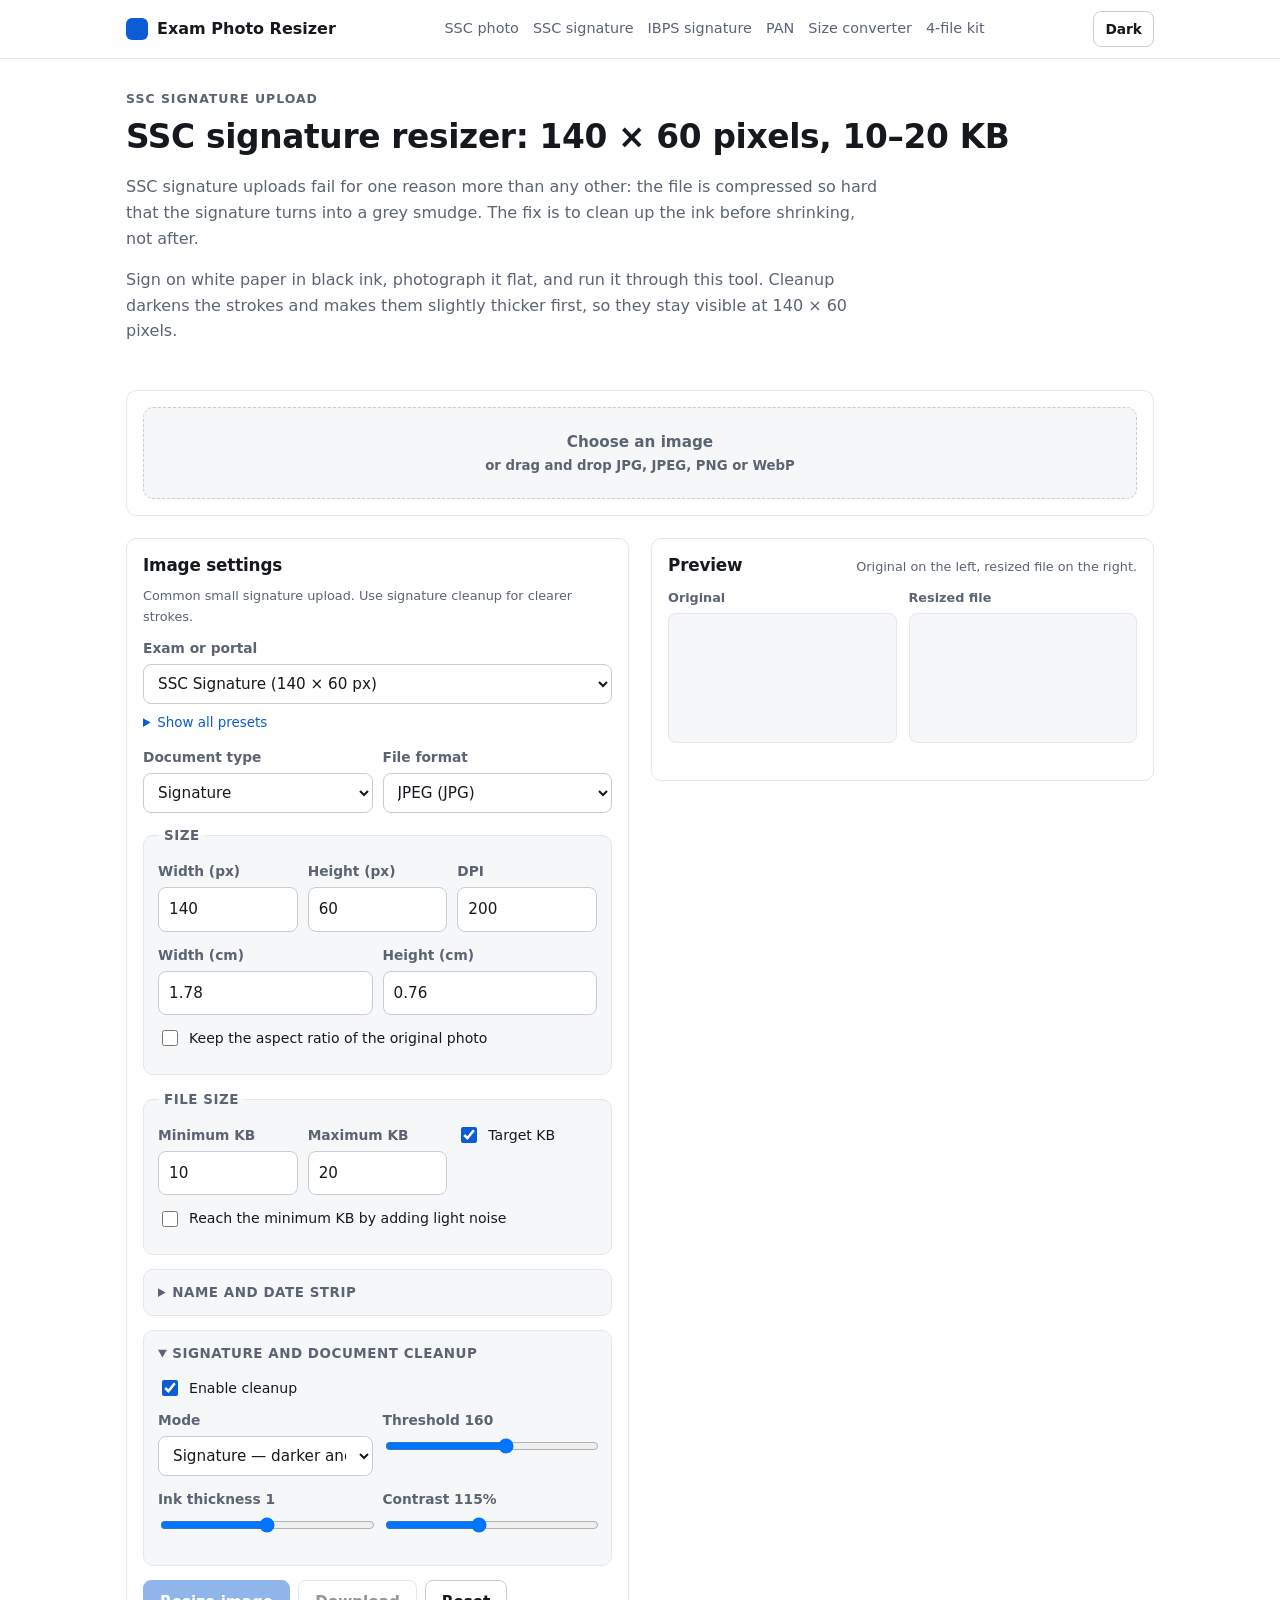
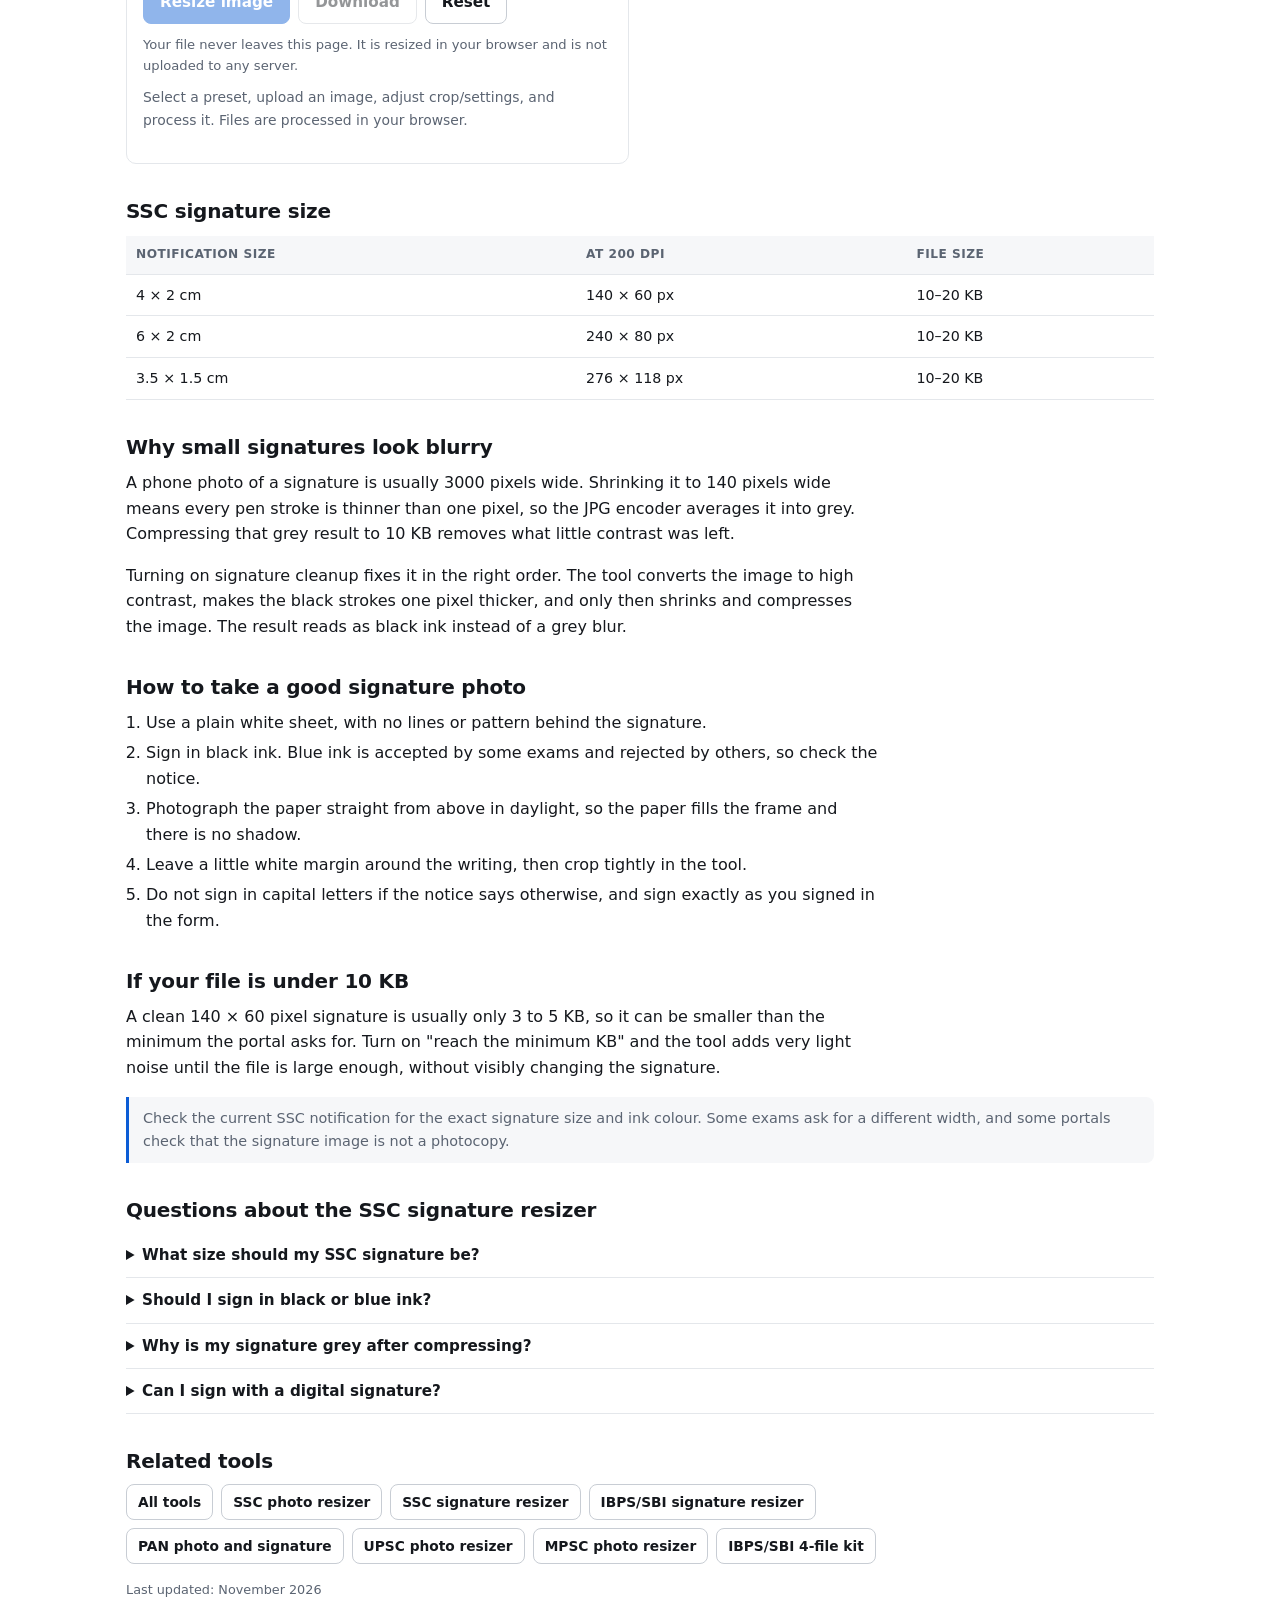
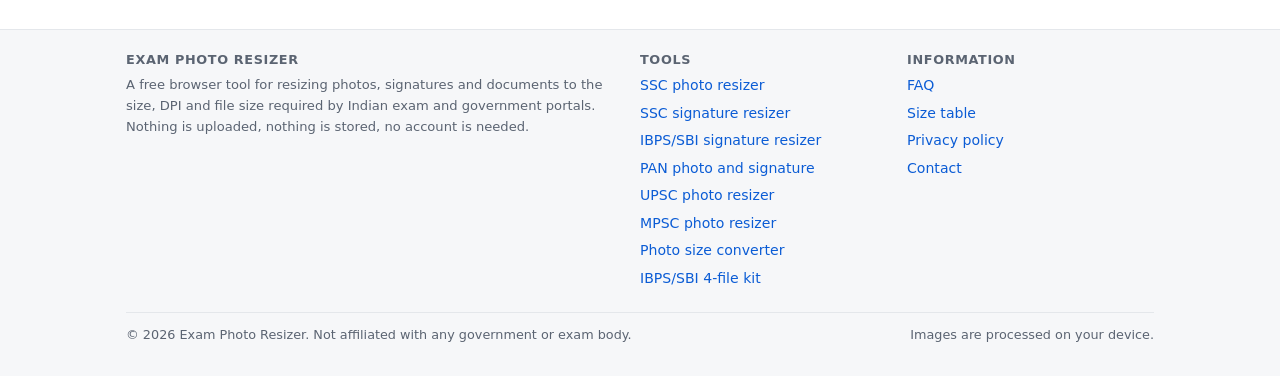
<file: ssc-signature-resizer.html>
<!doctype html>
<html lang="en" data-theme="light" data-preset="ssc-signature">
<head>
<meta charset="UTF-8" />
<meta name="viewport" content="width=device-width, initial-scale=1" />
<title>SSC Signature Resizer — 140 x 60 px, 10-20 KB</title>
<meta name="description" content="Resize an SSC signature image to 140 x 60 pixels and 10-20 KB JPG with darker, thicker strokes that stay clear after compression. Free browser tool, no upload." />
<meta name="theme-color" content="#ffffff" />
<link rel="canonical" href="https://rushikeshk1998.github.io/exam-photo-resizer-india/ssc-signature-resizer.html" />
<meta property="og:type" content="content" />
<meta property="og:title" content="SSC Signature Resizer — 140 x 60 px, 10-20 KB" />
<meta property="og:description" content="Resize an SSC signature image to 140 x 60 pixels and 10-20 KB JPG with darker, thicker strokes that stay clear after compression. Free browser tool, no upload." />
<meta property="og:url" content="https://rushikeshk1998.github.io/exam-photo-resizer-india/ssc-signature-resizer.html" />
<meta name="twitter:card" content="summary" />
<link rel="stylesheet" href="./styles.css?v=9" />
<script type="application/ld+json">
{
 "@context": "https://schema.org",
 "@type": "FAQPage",
 "mainEntity": [
  {
   "@type": "Question",
   "name": "What size should my SSC signature be?",
   "acceptedAnswer": {
    "@type": "Answer",
    "text": "Most SSC notifications ask for 4 x 2 cm or 6 x 2 cm at 10-20 KB, which is 140 x 60 pixels or 240 x 80 pixels at 200 DPI."
   }
  },
  {
   "@type": "Question",
   "name": "Should I sign in black or blue ink?",
   "acceptedAnswer": {
    "@type": "Answer",
    "text": "Black ink is accepted by most exams. Some notices accept blue ink for the signature and ask for blue or black for the thumb impression."
   }
  },
  {
   "@type": "Question",
   "name": "Why is my signature grey after compressing to 20 KB?",
   "acceptedAnswer": {
    "@type": "Answer",
    "text": "Thin strokes are averaged into grey when a large photo is shrunk to a very small size. The cleanup step darkens and thickens the strokes before the resize."
   }
  }
 ]
}
</script>
</head>
<body>
<a class="skip" href="#tool">Skip to the tool</a>

<header class="site-head">
  <div class="wrap head-in">
    <a class="brand" href="./"><span class="brand-dot" aria-hidden="true"></span>Exam Photo Resizer</a>
    <nav class="head-nav" aria-label="Main">
      <a href="./ssc-photo-resizer.html">SSC photo</a>
      <a href="./ssc-signature-resizer.html">SSC signature</a>
      <a href="./ibps-signature-resizer.html">IBPS signature</a>
      <a href="./pan-photo-signature-resizer.html">PAN</a>
      <a href="./photo-size-converter.html">Size converter</a>
      <a href="./ibps-sbi-kit.html">4-file kit</a>
    </nav>
    <div class="head-tools">
      <button id="themeToggle" class="btn btn-sm" type="button" aria-label="Switch between light and dark mode">Dark</button>
    </div>
  </div>
</header>

<main class="wrap">
  <section class="hero">
    <p class="eyebrow">SSC signature upload</p>
    <h1>SSC signature resizer: 140 × 60 pixels, 10–20 KB</h1>
    <p>SSC signature uploads fail for one reason more than any other: the file is compressed so hard that the signature turns into a grey smudge. The fix is to clean up the ink before shrinking, not after.</p>
    <p>Sign on white paper in black ink, photograph it flat, and run it through this tool. Cleanup darkens the strokes and makes them slightly thicker first, so they stay visible at 140 × 60 pixels.</p>
  </section>

  <div class="ad" aria-label="Advertisement">
    <span>Advertisement</span>
    <div>Ad space &mdash; add your Google AdSense unit code here.</div>
  </div>

  <div id="tool" class="tool">

    <section class="card upload-card">
      <label class="drop" id="dropZone">
        <input id="fileInput" type="file" aria-label="Choose an image file" accept="image/*,.jpg,.jpeg,.jpe,.jfif,.png,.webp,.heic,.heif" />
        <b>Choose an image</b>
        <span>or drag and drop JPG, JPEG, PNG or WebP</span>
      </label>
    </section>
    <section class="card">
      <div class="card-head">
        <h2>Image settings</h2>
        <p class="note" id="presetNote">Choose a preset to fill in the size, DPI and file size limits.</p>
      </div>

      <div class="field">
        <label for="presetSelect">Exam or portal</label>
        <select id="presetSelect"></select>
        <details class="preset-more">
          <summary>Show all presets</summary>
          <div class="presets" id="presetChips" role="group" aria-label="Common presets"></div>
        </details>
      </div>

      <div class="grid2">
        <div class="field">
          <label for="docType">Document type</label>
          <select id="docType">
            <option value="photo">Photo</option>
            <option value="signature">Signature</option>
            <option value="thumb">Thumb impression</option>
            <option value="declaration">Handwritten declaration</option>
            <option value="document">Other document</option>
          </select>
        </div>
        <div class="field">
          <label for="format">File format</label>
          <select id="format">
            <option value="image/jpeg">JPEG (JPG)</option>
            <option value="image/png">PNG</option>
          </select>
        </div>
      </div>

      <fieldset>
        <legend>Size</legend>
        <div class="grid3">
          <div class="field"><label for="widthPx">Width (px)</label><input id="widthPx" type="number" min="1" inputmode="numeric" /></div>
          <div class="field"><label for="heightPx">Height (px)</label><input id="heightPx" type="number" min="1" inputmode="numeric" /></div>
          <div class="field"><label for="dpi">DPI</label><input id="dpi" type="number" min="72" inputmode="numeric" /></div>
        </div>
        <div class="grid2">
          <div class="field"><label for="widthCm">Width (cm)</label><input id="widthCm" type="number" min="0.01" step="0.01" inputmode="decimal" /></div>
          <div class="field"><label for="heightCm">Height (cm)</label><input id="heightCm" type="number" min="0.01" step="0.01" inputmode="decimal" /></div>
        </div>
        <label class="check" for="lockAspect"><input id="lockAspect" type="checkbox" /> Keep the aspect ratio of the original photo</label>
      </fieldset>

      <fieldset>
        <legend>File size</legend>
        <div class="grid3">
          <div class="field"><label for="minKb">Minimum KB</label><input id="minKb" type="number" min="1" inputmode="numeric" /></div>
          <div class="field"><label for="maxKb">Maximum KB</label><input id="maxKb" type="number" min="1" inputmode="numeric" /></div>
          <div class="field"><label class="check" for="autoCompress"><input id="autoCompress" type="checkbox" checked /> Target KB</label></div>
        </div>
        <label class="check" for="padToMin"><input id="padToMin" type="checkbox" /> Reach the minimum KB by adding light noise</label>
      </fieldset>

      <details class="fieldset" id="slateBlock"><summary>Name and date strip</summary>
        <label class="check" for="slateOn"><input id="slateOn" type="checkbox" /> Print name and date on the image</label>
        <div class="grid2">
          <div class="field"><label for="slateName">Candidate name</label><input id="slateName" type="text" autocomplete="name" placeholder="Name as in the form" /></div>
          <div class="field"><label for="slateDate">Date of photo</label><input id="slateDate" type="date" /></div>
        </div>
        <div class="field"><label for="slateText">Custom strip text</label><input id="slateText" type="text" placeholder="Leave blank to use name and date" /></div>
      </details>

      <details class="fieldset" id="cleanupBlock"><summary>Signature and document cleanup</summary>
        <label class="check" for="enhanceOn"><input id="enhanceOn" type="checkbox" /> Enable cleanup</label>
        <div class="grid2">
          <div class="field">
            <label for="enhanceMode">Mode</label>
            <select id="enhanceMode">
              <option value="signature">Signature &mdash; darker and thicker strokes</option>
              <option value="scan">Document &mdash; whiter background</option>
              <option value="off">Off</option>
            </select>
          </div>
          <div class="field"><label for="threshold">Threshold <span id="thresholdVal">160</span></label><input id="threshold" type="range" min="80" max="220" value="160" /></div>
        </div>
        <div class="grid2">
          <div class="field"><label for="thickness">Ink thickness <span id="thicknessVal">1</span></label><input id="thickness" type="range" min="0" max="2" value="1" /></div>
          <div class="field"><label for="contrast">Contrast <span id="contrastVal">115%</span></label><input id="contrast" type="range" min="80" max="160" value="115" /></div>
        </div>
      </details>

      <div class="actions">
        <button id="processBtn" class="btn btn-primary" type="button" disabled>Resize image</button>
        <button id="downloadBtn" class="btn" type="button" disabled>Download</button>
        <button id="resetBtn" class="btn" type="button">Reset</button>
      </div>
      <p class="privacy-note">Your file never leaves this page. It is resized in your browser and is not uploaded to any server.</p>
      <p id="status" class="status" role="status" aria-live="polite"></p>
    </section>

    <section class="card">
      <div class="card-head">
        <h2>Preview</h2>
        <p class="note">Original on the left, resized file on the right.</p>
      </div>


      <div class="crop" id="cropPanel" hidden>
        <h3>Crop</h3>
        <p class="help">Drag the image to move it. Use zoom to match the output ratio.</p>
        <canvas id="cropCanvas" class="crop-canvas"></canvas>
        <div class="crop-row">
          <div class="field"><label for="cropZoom">Zoom <span id="cropZoomVal">100%</span></label><input id="cropZoom" type="range" min="100" max="300" value="100" /></div>
          <div class="actions" style="margin:0;">
            <button id="cropCenterBtn" class="btn btn-sm" type="button">Centre</button>
            <button id="cropFitBtn" class="btn btn-sm" type="button">Reset</button>
          </div>
        </div>
      </div>

      <div class="compare">
        <figure>
          <figcaption>Original</figcaption>
          <canvas id="originalCanvas"></canvas>
          <div id="originalMeta" class="meta"></div>
        </figure>
        <figure>
          <figcaption>Resized file</figcaption>
          <canvas id="outputCanvas"></canvas>
          <div id="outputMeta" class="meta"></div>
        </figure>
      </div>
    </section>
  </div>

  <section class="content">
    <h2>SSC signature size</h2>
    <div class="table-wrap">
      <table>
        <thead><tr><th>Notification size</th><th>At 200 DPI</th><th>File size</th></tr></thead>
        <tbody>
          <tr><td>4 × 2 cm</td><td>140 × 60 px</td><td>10–20 KB</td></tr>
          <tr><td>6 × 2 cm</td><td>240 × 80 px</td><td>10–20 KB</td></tr>
          <tr><td>3.5 × 1.5 cm</td><td>276 × 118 px</td><td>10–20 KB</td></tr>
        </tbody>
      </table>
    </div>

    <h2>Why small signatures look blurry</h2>
    <p>A phone photo of a signature is usually 3000 pixels wide. Shrinking it to 140 pixels wide means every pen stroke is thinner than one pixel, so the JPG encoder averages it into grey. Compressing that grey result to 10 KB removes what little contrast was left.</p>
    <p>Turning on signature cleanup fixes it in the right order. The tool converts the image to high contrast, makes the black strokes one pixel thicker, and only then shrinks and compresses the image. The result reads as black ink instead of a grey blur.</p>

    <h2>How to take a good signature photo</h2>
    <ol>
      <li>Use a plain white sheet, with no lines or pattern behind the signature.</li>
      <li>Sign in black ink. Blue ink is accepted by some exams and rejected by others, so check the notice.</li>
      <li>Photograph the paper straight from above in daylight, so the paper fills the frame and there is no shadow.</li>
      <li>Leave a little white margin around the writing, then crop tightly in the tool.</li>
      <li>Do not sign in capital letters if the notice says otherwise, and sign exactly as you signed in the form.</li>
    </ol>

    <h2>If your file is under 10 KB</h2>
    <p>A clean 140 × 60 pixel signature is usually only 3 to 5 KB, so it can be smaller than the minimum the portal asks for. Turn on "reach the minimum KB" and the tool adds very light noise until the file is large enough, without visibly changing the signature.</p>

    <div class="note-box">Check the current SSC notification for the exact signature size and ink colour. Some exams ask for a different width, and some portals check that the signature image is not a photocopy.</div>

    <h2 id="faq">Questions about the SSC signature resizer</h2>
    <div class="faq">
      <details><summary>What size should my SSC signature be?</summary><p>Most SSC notifications ask for 4 x 2 cm or 6 x 2 cm at 10-20 KB, which is 140 x 60 pixels or 240 x 80 pixels at 200 DPI.</p></details>
      <details><summary>Should I sign in black or blue ink?</summary><p>Black ink is accepted by most exams. Some notices accept blue ink for the signature and ask for blue or black for the thumb impression. Read the notice for your exam.</p></details>
      <details><summary>Why is my signature grey after compressing?</summary><p>Thin strokes are averaged into grey when a large photo is shrunk to a very small size. Signature cleanup darkens and thickens the strokes before the resize.</p></details>
      <details><summary>Can I sign with a digital signature?</summary><p>No. Portals that ask for a signature image expect a handwritten signature on white paper, photographed and uploaded as a JPG.</p></details>
    </div>
  </section>

  <div class="ad" aria-label="Advertisement">
    <span>Advertisement</span>
    <div>In-content ad space &mdash; add your Google AdSense unit code here.</div>
  </div>

  <section class="content">
    <h2>Related tools</h2>
    <ul class="linklist">
      <li><a class="btn btn-sm" href="./">All tools</a></li>
      <li><a class="btn btn-sm" href="./ssc-photo-resizer.html">SSC photo resizer</a></li>
      <li><a class="btn btn-sm" href="./ssc-signature-resizer.html">SSC signature resizer</a></li>
      <li><a class="btn btn-sm" href="./ibps-signature-resizer.html">IBPS/SBI signature resizer</a></li>
      <li><a class="btn btn-sm" href="./pan-photo-signature-resizer.html">PAN photo and signature</a></li>
      <li><a class="btn btn-sm" href="./upsc-photo-resizer.html">UPSC photo resizer</a></li>
      <li><a class="btn btn-sm" href="./mpsc-photo-resizer.html">MPSC photo resizer</a></li>
      <li><a class="btn btn-sm" href="./ibps-sbi-kit.html">IBPS/SBI 4-file kit</a></li>
    </ul>
    <p class="updated">Last updated: November 2026</p>
  </section>
</main>

<footer class="site-foot">
  <div class="wrap">
    <div class="foot-grid">
      <div>
        <h3>Exam Photo Resizer</h3>
        <p class="foot-note">A free browser tool for resizing photos, signatures and documents to the size, DPI and file size required by Indian exam and government portals. Nothing is uploaded, nothing is stored, no account is needed.</p>
      </div>
      <div>
        <h3>Tools</h3>
        <ul>
          <li><a href="./ssc-photo-resizer.html">SSC photo resizer</a></li>
          <li><a href="./ssc-signature-resizer.html">SSC signature resizer</a></li>
          <li><a href="./ibps-signature-resizer.html">IBPS/SBI signature resizer</a></li>
          <li><a href="./pan-photo-signature-resizer.html">PAN photo and signature</a></li>
          <li><a href="./upsc-photo-resizer.html">UPSC photo resizer</a></li>
          <li><a href="./mpsc-photo-resizer.html">MPSC photo resizer</a></li>
          <li><a href="./photo-size-converter.html">Photo size converter</a></li>
          <li><a href="./ibps-sbi-kit.html">IBPS/SBI 4-file kit</a></li>
        </ul>
      </div>
      <div>
        <h3>Information</h3>
        <ul>
          <li><a href="./#faq">FAQ</a></li>
          <li><a href="./#sizes">Size table</a></li>
          <li><a href="./privacy.html">Privacy policy</a></li>
          <li><a href="./contact.html">Contact</a></li>
        </ul>
      </div>
    </div>
    <div class="foot-bottom">
      <span>&copy; 2026 Exam Photo Resizer. Not affiliated with any government or exam body.</span>
      <span>Images are processed on your device.</span>
    </div>
  </div>
</footer>

<script src="./zip-store.js?v=9"></script>
<script src="./app.js?v=9"></script>
</body>
</html>
</file>
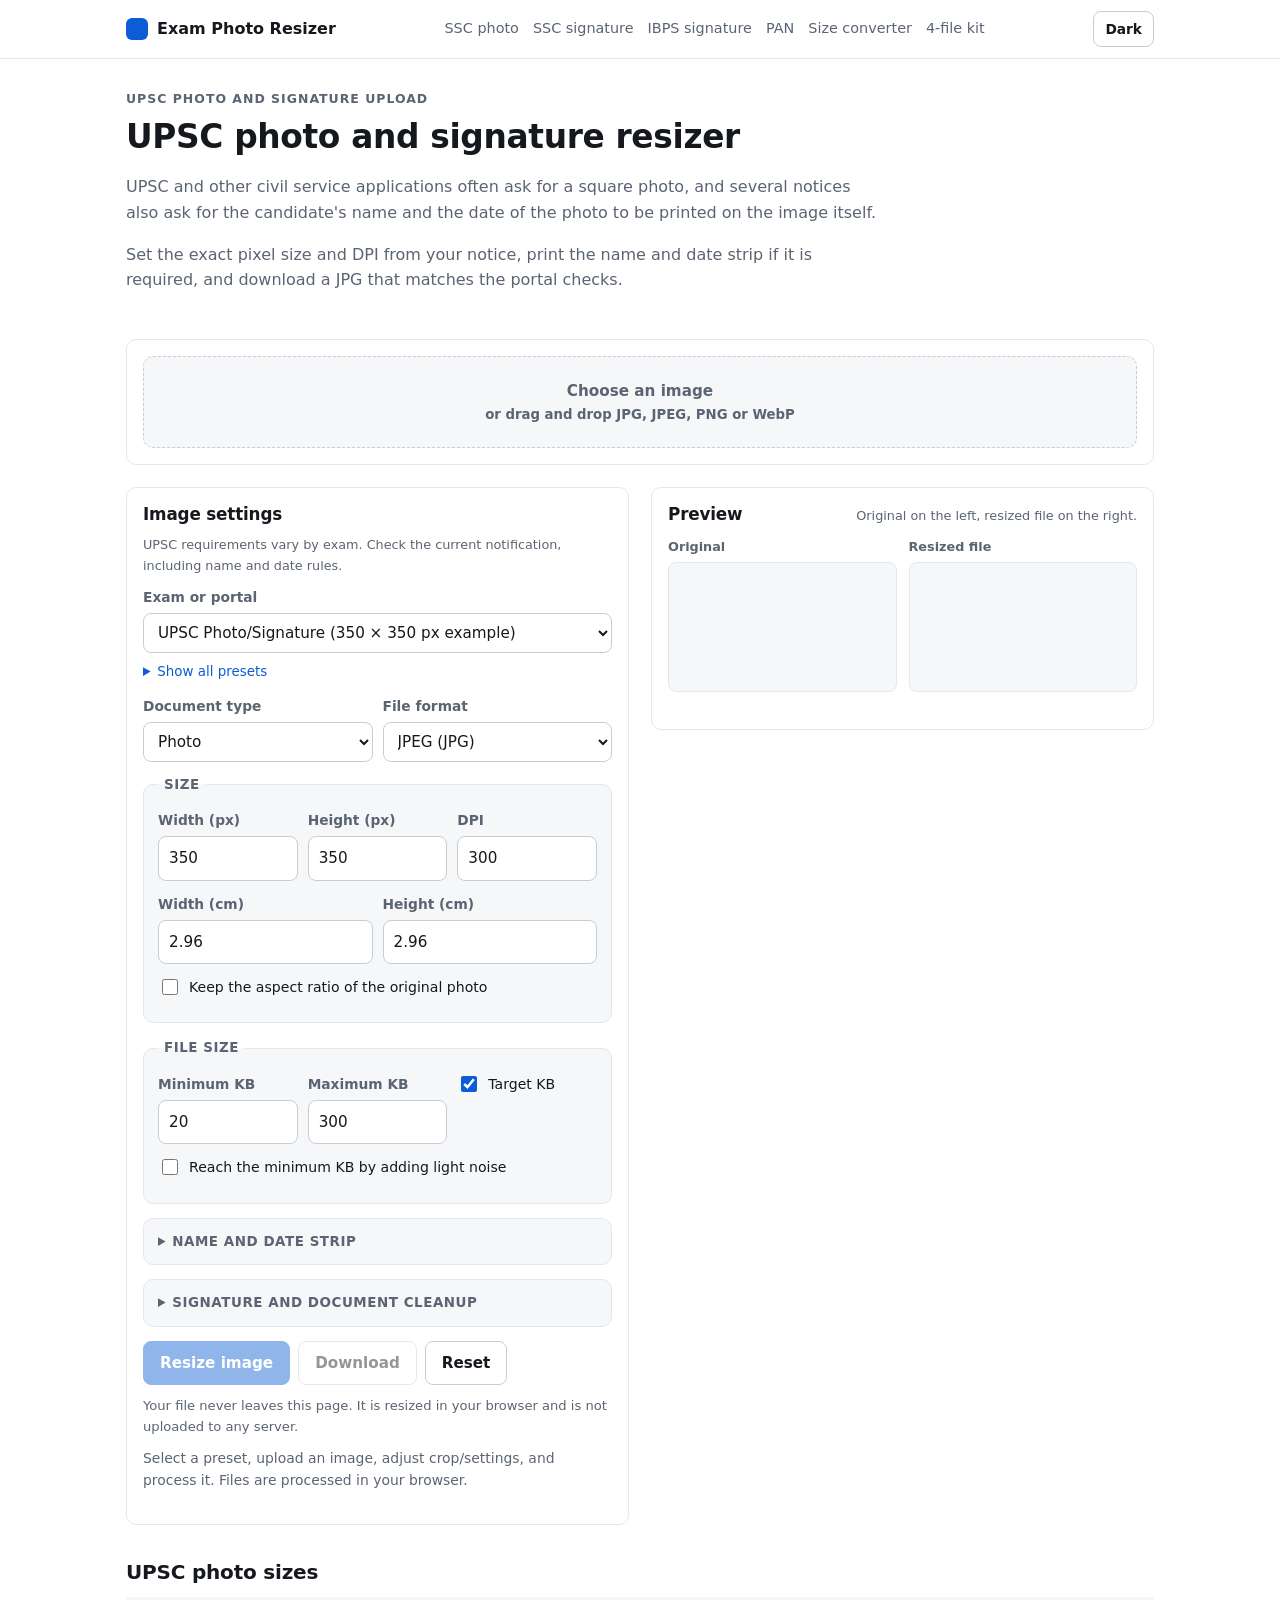
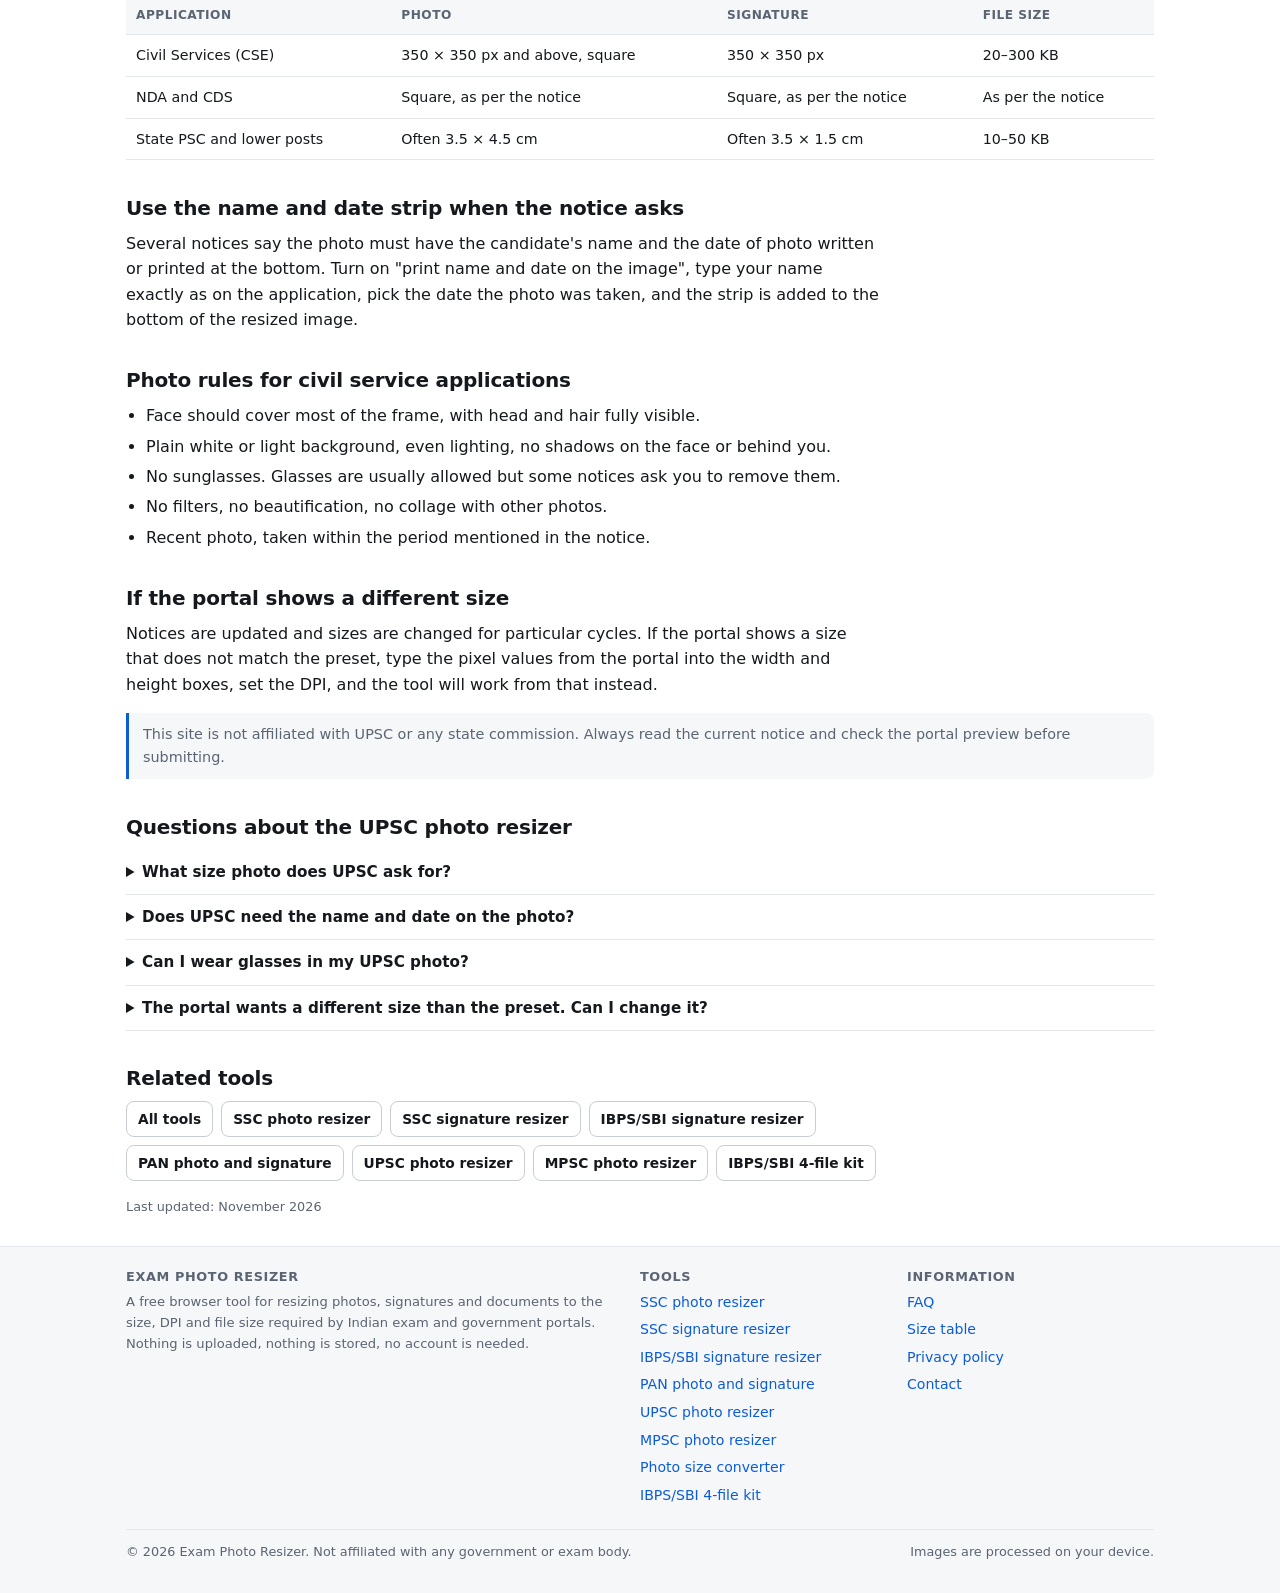
<file: upsc-photo-resizer.html>
<!doctype html>
<html lang="en" data-theme="light" data-preset="upsc-photo">
<head>
<meta charset="UTF-8" />
<meta name="viewport" content="width=device-width, initial-scale=1" />
<title>UPSC Photo Resizer — Square Photo and Signature for UPSC Forms</title>
<meta name="description" content="Resize photos and signatures for UPSC and other civil service applications. Set exact pixels, DPI and KB, add a name and date strip where the notice asks for it, and preview the result." />
<meta name="theme-color" content="#ffffff" />
<link rel="canonical" href="https://rushikeshk1998.github.io/exam-photo-resizer-india/upsc-photo-resizer.html" />
<meta property="og:type" content="content" />
<meta property="og:title" content="UPSC Photo Resizer — Square Photo and Signature for UPSC Forms" />
<meta property="og:description" content="Resize photos and signatures for UPSC and other civil service applications. Set exact pixels, DPI and KB, add a name and date strip where the notice asks for it, and preview the result." />
<meta property="og:url" content="https://rushikeshk1998.github.io/exam-photo-resizer-india/upsc-photo-resizer.html" />
<meta name="twitter:card" content="summary" />
<link rel="stylesheet" href="./styles.css?v=9" />
<script type="application/ld+json">
{
 "@context": "https://schema.org",
 "@type": "FAQPage",
 "mainEntity": [
  {
   "@type": "Question",
   "name": "What size photo does UPSC ask for?",
   "acceptedAnswer": {
    "@type": "Answer",
    "text": "Most civil service applications ask for a square photo, commonly 350 x 350 pixels and above, with a wide file size range of about 20 to 300 KB."
   }
  },
  {
   "@type": "Question",
   "name": "Does UPSC need the name and date on the photo?",
   "acceptedAnswer": {
    "@type": "Answer",
    "text": "Many notices ask for the candidate's name and the date of the photo to be printed at the bottom of the image. The name and date strip adds that for you."
   }
  },
  {
   "@type": "Question",
   "name": "Can I wear glasses in my UPSC photo?",
   "acceptedAnswer": {
    "@type": "Answer",
    "text": "Most notices allow plain glasses but ask you to remove sunglasses, and some ask you to remove glasses entirely if your eyes are clearly visible without them."
   }
  }
 ]
}
</script>
</head>
<body>
<a class="skip" href="#tool">Skip to the tool</a>

<header class="site-head">
  <div class="wrap head-in">
    <a class="brand" href="./"><span class="brand-dot" aria-hidden="true"></span>Exam Photo Resizer</a>
    <nav class="head-nav" aria-label="Main">
      <a href="./ssc-photo-resizer.html">SSC photo</a>
      <a href="./ssc-signature-resizer.html">SSC signature</a>
      <a href="./ibps-signature-resizer.html">IBPS signature</a>
      <a href="./pan-photo-signature-resizer.html">PAN</a>
      <a href="./photo-size-converter.html">Size converter</a>
      <a href="./ibps-sbi-kit.html">4-file kit</a>
    </nav>
    <div class="head-tools">
      <button id="themeToggle" class="btn btn-sm" type="button" aria-label="Switch between light and dark mode">Dark</button>
    </div>
  </div>
</header>

<main class="wrap">
  <section class="hero">
    <p class="eyebrow">UPSC photo and signature upload</p>
    <h1>UPSC photo and signature resizer</h1>
    <p>UPSC and other civil service applications often ask for a square photo, and several notices also ask for the candidate's name and the date of the photo to be printed on the image itself.</p>
    <p>Set the exact pixel size and DPI from your notice, print the name and date strip if it is required, and download a JPG that matches the portal checks.</p>
  </section>

  <div class="ad" aria-label="Advertisement">
    <span>Advertisement</span>
    <div>Ad space &mdash; add your Google AdSense unit code here.</div>
  </div>

  <div id="tool" class="tool">

    <section class="card upload-card">
      <label class="drop" id="dropZone">
        <input id="fileInput" type="file" aria-label="Choose an image file" accept="image/*,.jpg,.jpeg,.jpe,.jfif,.png,.webp,.heic,.heif" />
        <b>Choose an image</b>
        <span>or drag and drop JPG, JPEG, PNG or WebP</span>
      </label>
    </section>
    <section class="card">
      <div class="card-head">
        <h2>Image settings</h2>
        <p class="note" id="presetNote">Choose a preset to fill in the size, DPI and file size limits.</p>
      </div>

      <div class="field">
        <label for="presetSelect">Exam or portal</label>
        <select id="presetSelect"></select>
        <details class="preset-more">
          <summary>Show all presets</summary>
          <div class="presets" id="presetChips" role="group" aria-label="Common presets"></div>
        </details>
      </div>

      <div class="grid2">
        <div class="field">
          <label for="docType">Document type</label>
          <select id="docType">
            <option value="photo">Photo</option>
            <option value="signature">Signature</option>
            <option value="thumb">Thumb impression</option>
            <option value="declaration">Handwritten declaration</option>
            <option value="document">Other document</option>
          </select>
        </div>
        <div class="field">
          <label for="format">File format</label>
          <select id="format">
            <option value="image/jpeg">JPEG (JPG)</option>
            <option value="image/png">PNG</option>
          </select>
        </div>
      </div>

      <fieldset>
        <legend>Size</legend>
        <div class="grid3">
          <div class="field"><label for="widthPx">Width (px)</label><input id="widthPx" type="number" min="1" inputmode="numeric" /></div>
          <div class="field"><label for="heightPx">Height (px)</label><input id="heightPx" type="number" min="1" inputmode="numeric" /></div>
          <div class="field"><label for="dpi">DPI</label><input id="dpi" type="number" min="72" inputmode="numeric" /></div>
        </div>
        <div class="grid2">
          <div class="field"><label for="widthCm">Width (cm)</label><input id="widthCm" type="number" min="0.01" step="0.01" inputmode="decimal" /></div>
          <div class="field"><label for="heightCm">Height (cm)</label><input id="heightCm" type="number" min="0.01" step="0.01" inputmode="decimal" /></div>
        </div>
        <label class="check" for="lockAspect"><input id="lockAspect" type="checkbox" /> Keep the aspect ratio of the original photo</label>
      </fieldset>

      <fieldset>
        <legend>File size</legend>
        <div class="grid3">
          <div class="field"><label for="minKb">Minimum KB</label><input id="minKb" type="number" min="1" inputmode="numeric" /></div>
          <div class="field"><label for="maxKb">Maximum KB</label><input id="maxKb" type="number" min="1" inputmode="numeric" /></div>
          <div class="field"><label class="check" for="autoCompress"><input id="autoCompress" type="checkbox" checked /> Target KB</label></div>
        </div>
        <label class="check" for="padToMin"><input id="padToMin" type="checkbox" /> Reach the minimum KB by adding light noise</label>
      </fieldset>

      <details class="fieldset" id="slateBlock"><summary>Name and date strip</summary>
        <label class="check" for="slateOn"><input id="slateOn" type="checkbox" /> Print name and date on the image</label>
        <div class="grid2">
          <div class="field"><label for="slateName">Candidate name</label><input id="slateName" type="text" autocomplete="name" placeholder="Name as in the form" /></div>
          <div class="field"><label for="slateDate">Date of photo</label><input id="slateDate" type="date" /></div>
        </div>
        <div class="field"><label for="slateText">Custom strip text</label><input id="slateText" type="text" placeholder="Leave blank to use name and date" /></div>
      </details>

      <details class="fieldset" id="cleanupBlock"><summary>Signature and document cleanup</summary>
        <label class="check" for="enhanceOn"><input id="enhanceOn" type="checkbox" /> Enable cleanup</label>
        <div class="grid2">
          <div class="field">
            <label for="enhanceMode">Mode</label>
            <select id="enhanceMode">
              <option value="signature">Signature &mdash; darker and thicker strokes</option>
              <option value="scan">Document &mdash; whiter background</option>
              <option value="off">Off</option>
            </select>
          </div>
          <div class="field"><label for="threshold">Threshold <span id="thresholdVal">160</span></label><input id="threshold" type="range" min="80" max="220" value="160" /></div>
        </div>
        <div class="grid2">
          <div class="field"><label for="thickness">Ink thickness <span id="thicknessVal">1</span></label><input id="thickness" type="range" min="0" max="2" value="1" /></div>
          <div class="field"><label for="contrast">Contrast <span id="contrastVal">115%</span></label><input id="contrast" type="range" min="80" max="160" value="115" /></div>
        </div>
      </details>

      <div class="actions">
        <button id="processBtn" class="btn btn-primary" type="button" disabled>Resize image</button>
        <button id="downloadBtn" class="btn" type="button" disabled>Download</button>
        <button id="resetBtn" class="btn" type="button">Reset</button>
      </div>
      <p class="privacy-note">Your file never leaves this page. It is resized in your browser and is not uploaded to any server.</p>
      <p id="status" class="status" role="status" aria-live="polite"></p>
    </section>

    <section class="card">
      <div class="card-head">
        <h2>Preview</h2>
        <p class="note">Original on the left, resized file on the right.</p>
      </div>


      <div class="crop" id="cropPanel" hidden>
        <h3>Crop</h3>
        <p class="help">Drag the image to move it. Use zoom to match the output ratio.</p>
        <canvas id="cropCanvas" class="crop-canvas"></canvas>
        <div class="crop-row">
          <div class="field"><label for="cropZoom">Zoom <span id="cropZoomVal">100%</span></label><input id="cropZoom" type="range" min="100" max="300" value="100" /></div>
          <div class="actions" style="margin:0;">
            <button id="cropCenterBtn" class="btn btn-sm" type="button">Centre</button>
            <button id="cropFitBtn" class="btn btn-sm" type="button">Reset</button>
          </div>
        </div>
      </div>

      <div class="compare">
        <figure>
          <figcaption>Original</figcaption>
          <canvas id="originalCanvas"></canvas>
          <div id="originalMeta" class="meta"></div>
        </figure>
        <figure>
          <figcaption>Resized file</figcaption>
          <canvas id="outputCanvas"></canvas>
          <div id="outputMeta" class="meta"></div>
        </figure>
      </div>
    </section>
  </div>

  <section class="content">
    <h2>UPSC photo sizes</h2>
    <div class="table-wrap">
      <table>
        <thead><tr><th>Application</th><th>Photo</th><th>Signature</th><th>File size</th></tr></thead>
        <tbody>
          <tr><td>Civil Services (CSE)</td><td>350 × 350 px and above, square</td><td>350 × 350 px</td><td>20–300 KB</td></tr>
          <tr><td>NDA and CDS</td><td>Square, as per the notice</td><td>Square, as per the notice</td><td>As per the notice</td></tr>
          <tr><td>State PSC and lower posts</td><td>Often 3.5 × 4.5 cm</td><td>Often 3.5 × 1.5 cm</td><td>10–50 KB</td></tr>
        </tbody>
      </table>
    </div>

    <h2>Use the name and date strip when the notice asks</h2>
    <p>Several notices say the photo must have the candidate's name and the date of photo written or printed at the bottom. Turn on "print name and date on the image", type your name exactly as on the application, pick the date the photo was taken, and the strip is added to the bottom of the resized image.</p>

    <h2>Photo rules for civil service applications</h2>
    <ul>
      <li>Face should cover most of the frame, with head and hair fully visible.</li>
      <li>Plain white or light background, even lighting, no shadows on the face or behind you.</li>
      <li>No sunglasses. Glasses are usually allowed but some notices ask you to remove them.</li>
      <li>No filters, no beautification, no collage with other photos.</li>
      <li>Recent photo, taken within the period mentioned in the notice.</li>
    </ul>

    <h2>If the portal shows a different size</h2>
    <p>Notices are updated and sizes are changed for particular cycles. If the portal shows a size that does not match the preset, type the pixel values from the portal into the width and height boxes, set the DPI, and the tool will work from that instead.</p>

    <div class="note-box">This site is not affiliated with UPSC or any state commission. Always read the current notice and check the portal preview before submitting.</div>

    <h2 id="faq">Questions about the UPSC photo resizer</h2>
    <div class="faq">
      <details><summary>What size photo does UPSC ask for?</summary><p>Most civil service applications ask for a square photo, commonly 350 x 350 pixels and above, with a wide file size range of about 20 to 300 KB. Check your specific notice.</p></details>
      <details><summary>Does UPSC need the name and date on the photo?</summary><p>Many notices ask for the candidate's name and the date of the photo to be printed at the bottom of the image. The name and date strip adds that for you.</p></details>
      <details><summary>Can I wear glasses in my UPSC photo?</summary><p>Most notices allow plain glasses but ask you to remove sunglasses. Some also ask you to remove glasses if your eyes are clearly visible without them. Follow the notice.</p></details>
      <details><summary>The portal wants a different size than the preset. Can I change it?</summary><p>Yes. Type the pixel size from the portal into the width and height boxes and set the DPI. The tool works from whatever you enter.</p></details>
    </div>
  </section>

  <div class="ad" aria-label="Advertisement">
    <span>Advertisement</span>
    <div>In-content ad space &mdash; add your Google AdSense unit code here.</div>
  </div>

  <section class="content">
    <h2>Related tools</h2>
    <ul class="linklist">
      <li><a class="btn btn-sm" href="./">All tools</a></li>
      <li><a class="btn btn-sm" href="./ssc-photo-resizer.html">SSC photo resizer</a></li>
      <li><a class="btn btn-sm" href="./ssc-signature-resizer.html">SSC signature resizer</a></li>
      <li><a class="btn btn-sm" href="./ibps-signature-resizer.html">IBPS/SBI signature resizer</a></li>
      <li><a class="btn btn-sm" href="./pan-photo-signature-resizer.html">PAN photo and signature</a></li>
      <li><a class="btn btn-sm" href="./upsc-photo-resizer.html">UPSC photo resizer</a></li>
      <li><a class="btn btn-sm" href="./mpsc-photo-resizer.html">MPSC photo resizer</a></li>
      <li><a class="btn btn-sm" href="./ibps-sbi-kit.html">IBPS/SBI 4-file kit</a></li>
    </ul>
    <p class="updated">Last updated: November 2026</p>
  </section>
</main>

<footer class="site-foot">
  <div class="wrap">
    <div class="foot-grid">
      <div>
        <h3>Exam Photo Resizer</h3>
        <p class="foot-note">A free browser tool for resizing photos, signatures and documents to the size, DPI and file size required by Indian exam and government portals. Nothing is uploaded, nothing is stored, no account is needed.</p>
      </div>
      <div>
        <h3>Tools</h3>
        <ul>
          <li><a href="./ssc-photo-resizer.html">SSC photo resizer</a></li>
          <li><a href="./ssc-signature-resizer.html">SSC signature resizer</a></li>
          <li><a href="./ibps-signature-resizer.html">IBPS/SBI signature resizer</a></li>
          <li><a href="./pan-photo-signature-resizer.html">PAN photo and signature</a></li>
          <li><a href="./upsc-photo-resizer.html">UPSC photo resizer</a></li>
          <li><a href="./mpsc-photo-resizer.html">MPSC photo resizer</a></li>
          <li><a href="./photo-size-converter.html">Photo size converter</a></li>
          <li><a href="./ibps-sbi-kit.html">IBPS/SBI 4-file kit</a></li>
        </ul>
      </div>
      <div>
        <h3>Information</h3>
        <ul>
          <li><a href="./#faq">FAQ</a></li>
          <li><a href="./#sizes">Size table</a></li>
          <li><a href="./privacy.html">Privacy policy</a></li>
          <li><a href="./contact.html">Contact</a></li>
        </ul>
      </div>
    </div>
    <div class="foot-bottom">
      <span>&copy; 2026 Exam Photo Resizer. Not affiliated with any government or exam body.</span>
      <span>Images are processed on your device.</span>
    </div>
  </div>
</footer>

<script src="./zip-store.js?v=9"></script>
<script src="./app.js?v=9"></script>
</body>
</html>
</file>
<file: styles.css>
/* ============================================================
   Exam Photo Resizer — minimal, content-first stylesheet
   Mobile first. No frameworks. Light + dark via data-theme.
   ============================================================ */

:root {
  --bg: #ffffff;
  --bg-soft: #f6f7f9;
  --surface: #ffffff;
  --border: #e4e7eb;
  --border-strong: #c8cdd4;
  --text: #15181d;
  --text-soft: #5b6472;
  --accent: #0b5cd5;
  --accent-hover: #0a4fb8;
  --accent-soft: #edf3fd;
  --accent-ink: #ffffff;
  --ok: #0f7b3d;
  --warn: #8a5a00;
  --err: #b3261e;
  --radius: 10px;
  --wrap: 1060px;
  --measure: 74ch;
  --font: system-ui, -apple-system, "Segoe UI", Roboto, "Helvetica Neue", Arial, "Noto Sans", sans-serif;
}

html[data-theme="dark"] {
  --bg: #0e1116;
  --bg-soft: #151a21;
  --surface: #141920;
  --border: #242c36;
  --border-strong: #3a4551;
  --text: #e7ecf2;
  --text-soft: #98a4b1;
  --accent: #64a0ff;
  --accent-hover: #85b4ff;
  --accent-soft: #16233a;
  --accent-ink: #06121f;
  --ok: #56cf95;
  --warn: #e0b055;
  --err: #ff9d94;
}

* { box-sizing: border-box; }

html { -webkit-text-size-adjust: 100%; scroll-behavior: smooth; }

body {
  margin: 0;
  font-family: var(--font);
  font-size: 16px;
  line-height: 1.6;
  color: var(--text);
  background: var(--bg);
  -webkit-font-smoothing: antialiased;
}

img { max-width: 100%; }

a { color: var(--accent); text-decoration: none; }
a:hover { text-decoration: underline; }

h1, h2, h3 { line-height: 1.25; margin: 0 0 .5em; letter-spacing: -.01em; }
h1 { font-size: 1.75rem; font-weight: 700; }
h2 { font-size: 1.25rem; font-weight: 700; margin-top: 2rem; }
h3 { font-size: 1.02rem; font-weight: 650; }
p { margin: 0 0 1rem; }
small { font-size: .85rem; }
ul, ol { margin: 0 0 1rem; padding-left: 1.25rem; }
li { margin: .3rem 0; }

.wrap { max-width: var(--wrap); margin: 0 auto; padding: 0 16px; }

.skip {
  position: absolute; left: -9999px; top: 0; background: var(--accent); color: var(--accent-ink);
  padding: 10px 14px; border-radius: 0 0 8px 0; z-index: 50;
}
.skip:focus { left: 0; }

/* ---------- header ---------- */
.site-head {
  border-bottom: 1px solid var(--border);
  background: var(--surface);
  position: sticky; top: 0; z-index: 20;
}
.head-in {
  display: flex; align-items: center; justify-content: space-between; gap: 14px;
  min-height: 58px; flex-wrap: wrap;
}
.brand { display: flex; align-items: center; gap: 9px; font-weight: 700; font-size: 1rem; color: var(--text); }
.brand:hover { text-decoration: none; }
.brand-dot { width: 22px; height: 22px; border-radius: 6px; background: var(--accent); }
.head-nav { display: flex; align-items: center; gap: 14px; flex-wrap: wrap; font-size: .9rem; }
.head-nav a { color: var(--text-soft); }
.head-nav a:hover { color: var(--text); }
.head-tools { display: flex; align-items: center; gap: 8px; }

/* ---------- buttons + forms ---------- */
.btn {
  display: inline-flex; align-items: center; justify-content: center; gap: 6px;
  font: inherit; font-size: .95rem; font-weight: 600;
  padding: 9px 16px; border-radius: 8px; cursor: pointer;
  border: 1px solid var(--border-strong); background: var(--surface); color: var(--text);
  text-decoration: none;
}
.btn:hover { background: var(--bg-soft); text-decoration: none; }
.btn-primary { background: var(--accent); border-color: var(--accent); color: var(--accent-ink); }
.btn-primary:hover { background: var(--accent-hover); }
.btn-sm { padding: 6px 11px; font-size: .86rem; }
.btn:disabled { opacity: .45; cursor: not-allowed; }

label { display: block; font-size: .86rem; font-weight: 600; color: var(--text-soft); margin-bottom: 5px; }
input[type="text"], input[type="number"], input[type="date"], select {
  width: 100%; font: inherit; font-size: .95rem; padding: 9px 10px;
  border: 1px solid var(--border-strong); border-radius: 8px; background: var(--surface); color: var(--text);
}
input:focus, select:focus, button:focus, a:focus, summary:focus {
  outline: 2px solid var(--accent); outline-offset: 1px;
}
input[type="range"] { width: 100%; }
input[type="checkbox"] { width: 16px; height: 16px; accent-color: var(--accent); }

.field { margin-bottom: 12px; }
.grid2 { display: grid; grid-template-columns: 1fr 1fr; gap: 10px; }
.grid3 { display: grid; grid-template-columns: repeat(3, 1fr); gap: 10px; }
.check { display: flex; align-items: center; gap: 8px; font-size: .88rem; color: var(--text); font-weight: 500; margin-bottom: 10px; }
.check input { flex: 0 0 auto; }
.help { font-size: .82rem; color: var(--text-soft); margin: 4px 0 0; }

fieldset {
  border: 1px solid var(--border); border-radius: var(--radius);
  padding: 14px; margin: 0 0 14px; background: var(--bg-soft);
}
legend { font-size: .84rem; font-weight: 700; text-transform: uppercase; letter-spacing: .04em; color: var(--text-soft); padding: 0 6px; }
details.fieldset {
  border: 1px solid var(--border); border-radius: var(--radius);
  padding: 12px 14px; margin: 0 0 14px; background: var(--bg-soft);
}
details.fieldset > summary {
  font-size: .84rem; font-weight: 700; text-transform: uppercase; letter-spacing: .04em;
  color: var(--text-soft); cursor: pointer; list-style: revert;
}
details.fieldset[open] > summary { margin-bottom: 12px; }
.privacy-note { font-size: .82rem; color: var(--text-soft); margin: 10px 0 0; }

/* ---------- layout ---------- */
/* One left edge for the whole page: the headline runs the full width of the
   container, and every block of body copy shares the same reading measure. */
.hero { padding: 30px 0 8px; }
.hero h1 { max-width: none; font-size: clamp(1.7rem, 3.3vw, 2.05rem); }
.hero p { max-width: var(--measure); color: var(--text-soft); }
.eyebrow { font-size: .78rem; text-transform: uppercase; letter-spacing: .08em; color: var(--accent); font-weight: 700; margin-bottom: 8px; }

.steps { display: grid; gap: 12px; grid-template-columns: repeat(3, 1fr); margin: 18px 0 4px; padding: 0; list-style: none; }
.steps li { background: var(--bg-soft); border: 1px solid var(--border); border-radius: var(--radius); padding: 12px 14px; font-size: .9rem; margin: 0; }
.steps b { display: block; font-size: .8rem; color: var(--accent); margin-bottom: 2px; }

.tool { display: grid; grid-template-columns: minmax(0, 1fr) minmax(0, 1fr); gap: 22px; margin: 22px 0; align-items: start; }
.upload-card { grid-column: 1 / -1; }
.upload-card .drop { margin: 0; }
.card { border: 1px solid var(--border); border-radius: var(--radius); padding: 16px; background: var(--surface); }
.card h2 { margin-top: 0; font-size: 1.05rem; }
.card-head { display: flex; align-items: baseline; justify-content: space-between; gap: 10px; flex-wrap: wrap; margin-bottom: 10px; }
.card-head h2 { margin: 0; font-size: 1.05rem; }
.card-head .note { font-size: .8rem; color: var(--text-soft); margin: 0; }

/* preset chips */
.preset-more { margin-top: 8px; }
.preset-more summary { font-size: .84rem; color: var(--accent); cursor: pointer; }
.presets { display: flex; flex-wrap: wrap; gap: 6px; margin: 8px 0 0; }
.chip {
  font: inherit; font-size: .82rem; padding: 5px 10px; border-radius: 999px;
  border: 1px solid var(--border-strong); background: var(--surface); color: var(--text-soft); cursor: pointer;
}
.chip:hover { border-color: var(--accent); color: var(--accent); }
.chip[aria-pressed="true"] { background: var(--accent); border-color: var(--accent); color: var(--accent-ink); }

/* drop zone */
.drop {
  display: block; text-align: center; padding: 22px 14px; cursor: pointer;
  border: 1.5px dashed var(--border-strong); border-radius: var(--radius); background: var(--bg-soft);
}
.drop:hover { border-color: var(--accent); }
.drop input { position: absolute; width: 1px; height: 1px; opacity: 0; }
.drop b { display: block; font-size: .95rem; }
.drop span { font-size: .83rem; color: var(--text-soft); }
.drop.drag { border-color: var(--accent); background: var(--accent-soft); }

.compare { display: grid; grid-template-columns: 1fr 1fr; gap: 12px; }
.compare figure { margin: 0; }
.compare figcaption { font-size: .8rem; font-weight: 700; color: var(--text-soft); margin-bottom: 5px; }
canvas { display: block; width: 100%; height: auto; max-height: 340px; object-fit: contain; border: 1px solid var(--border); border-radius: 8px; background: var(--bg-soft); }
.meta { font-size: .8rem; color: var(--text-soft); white-space: pre-wrap; margin-top: 6px; min-height: 1.2em; }

.crop { margin-top: 12px; border-top: 1px solid var(--border); padding-top: 12px; }
.crop[hidden] { display: none; }
.crop h3 { font-size: .92rem; margin-bottom: 2px; }
.crop-canvas { width: 100%; max-height: 300px; aspect-ratio: 4/5; object-fit: contain; touch-action: none; cursor: grab; }
.crop-canvas.dragging { cursor: grabbing; }
.crop-row { display: grid; grid-template-columns: 1fr auto; gap: 10px; align-items: end; margin-top: 8px; }

.status { font-size: .87rem; color: var(--text-soft); margin-top: 10px; }
.status.ok { color: var(--ok); }
.status.warn { color: var(--warn); }
.status.err { color: var(--err); }
.actions { display: flex; flex-wrap: wrap; gap: 8px; margin-top: 12px; }

/* ---------- tables ---------- */
.table-wrap { overflow-x: auto; margin: 12px 0 4px; }
table { width: 100%; border-collapse: collapse; font-size: .89rem; min-width: 560px; }
th, td { text-align: left; padding: 9px 10px; border-bottom: 1px solid var(--border); vertical-align: top; }
th { font-size: .76rem; text-transform: uppercase; letter-spacing: .04em; color: var(--text-soft); background: var(--bg-soft); }
tbody tr:hover { background: var(--bg-soft); }
td code { font-size: .86em; background: var(--bg-soft); padding: 1px 4px; border-radius: 4px; }

/* ---------- content ---------- */
/* Prose keeps a readable measure, while tables and callouts use the full
   container width so they are not squeezed into a narrow column. */
.content { max-width: none; }
.content > :is(p, ul, ol, h2, h3) { max-width: var(--measure); }
.content h2 { margin-top: 2.2rem; }
.note-box { border-left: 3px solid var(--accent); background: var(--bg-soft); padding: 10px 14px; border-radius: 0 8px 8px 0; font-size: .9rem; color: var(--text-soft); }
.faq details { border-bottom: 1px solid var(--border); padding: 10px 0; }
.faq summary { cursor: pointer; font-weight: 600; font-size: .95rem; }
.faq details p { margin: 8px 0 0; color: var(--text-soft); font-size: .92rem; }
.linklist { display: flex; flex-wrap: wrap; gap: 8px; padding: 0; list-style: none; margin: 0 0 1rem; }
.linklist li { margin: 0; }
.updated { font-size: .8rem; color: var(--text-soft); }

/* ---------- ads ---------- */
/* Ad slots stay hidden until AdSense is live. Add class="ad live" to a slot
   when you paste a real ad unit, so the placeholder text is never shown. */
.ad { display: none; border: 1px solid var(--border); border-radius: 8px; padding: 8px; background: var(--bg-soft); margin: 18px 0; }
.ad.live { display: block; }
.ad span { display: block; font-size: .68rem; text-transform: uppercase; letter-spacing: .07em; color: var(--text-soft); margin-bottom: 6px; }
.ad div { min-height: 78px; display: grid; place-items: center; font-size: .8rem; color: var(--text-soft); border: 1px dashed var(--border-strong); border-radius: 6px; background: var(--surface); text-align: center; padding: 10px; }

/* ---------- kit ---------- */
.kit-grid { display: grid; grid-template-columns: 1fr 1fr; gap: 12px; }
.kit-slot { border: 1px solid var(--border); border-radius: var(--radius); padding: 12px; background: var(--bg-soft); }
.kit-slot h3 { margin: 0 0 3px; font-size: .95rem; }
.kit-spec { font-size: .8rem; color: var(--text-soft); margin: 0 0 8px; }
.kit-row { display: flex; gap: 8px; flex-wrap: wrap; align-items: center; }
.kit-file { font-size: .8rem; color: var(--text-soft); margin-top: 6px; }
.kit-status { font-size: .8rem; margin-top: 4px; }
.kit-status.ok { color: var(--ok); }
.kit-status.warn { color: var(--warn); }
.kit-status.err { color: var(--err); }
.toolbar { display: flex; gap: 10px; flex-wrap: wrap; align-items: center; margin-bottom: 12px; }

/* ---------- footer ---------- */
.site-foot { border-top: 1px solid var(--border); margin-top: 28px; padding: 22px 0 30px; background: var(--bg-soft); }
.foot-grid { display: grid; grid-template-columns: 2fr 1fr 1fr; gap: 20px; }
.foot-grid h3 { font-size: .8rem; text-transform: uppercase; letter-spacing: .05em; color: var(--text-soft); }
.foot-grid ul { list-style: none; padding: 0; margin: 0; font-size: .88rem; }
.foot-grid li { margin: 5px 0; }
.foot-note { font-size: .82rem; color: var(--text-soft); margin: 0; }
.foot-bottom { border-top: 1px solid var(--border); margin-top: 18px; padding-top: 12px; font-size: .8rem; color: var(--text-soft); display: flex; justify-content: space-between; gap: 10px; flex-wrap: wrap; }

/* ---------- responsive ---------- */
@media (max-width: 900px) {
  .tool { grid-template-columns: 1fr; }
  .steps { grid-template-columns: 1fr; }
  .foot-grid { grid-template-columns: 1fr; }
}
@media (max-width: 620px) {
  h1 { font-size: 1.45rem; }
  .grid2, .grid3, .compare, .kit-grid { grid-template-columns: 1fr; }
  .head-nav { gap: 10px; font-size: .85rem; }
}
@media (prefers-reduced-motion: reduce) {
  html { scroll-behavior: auto; }
}
</file>
